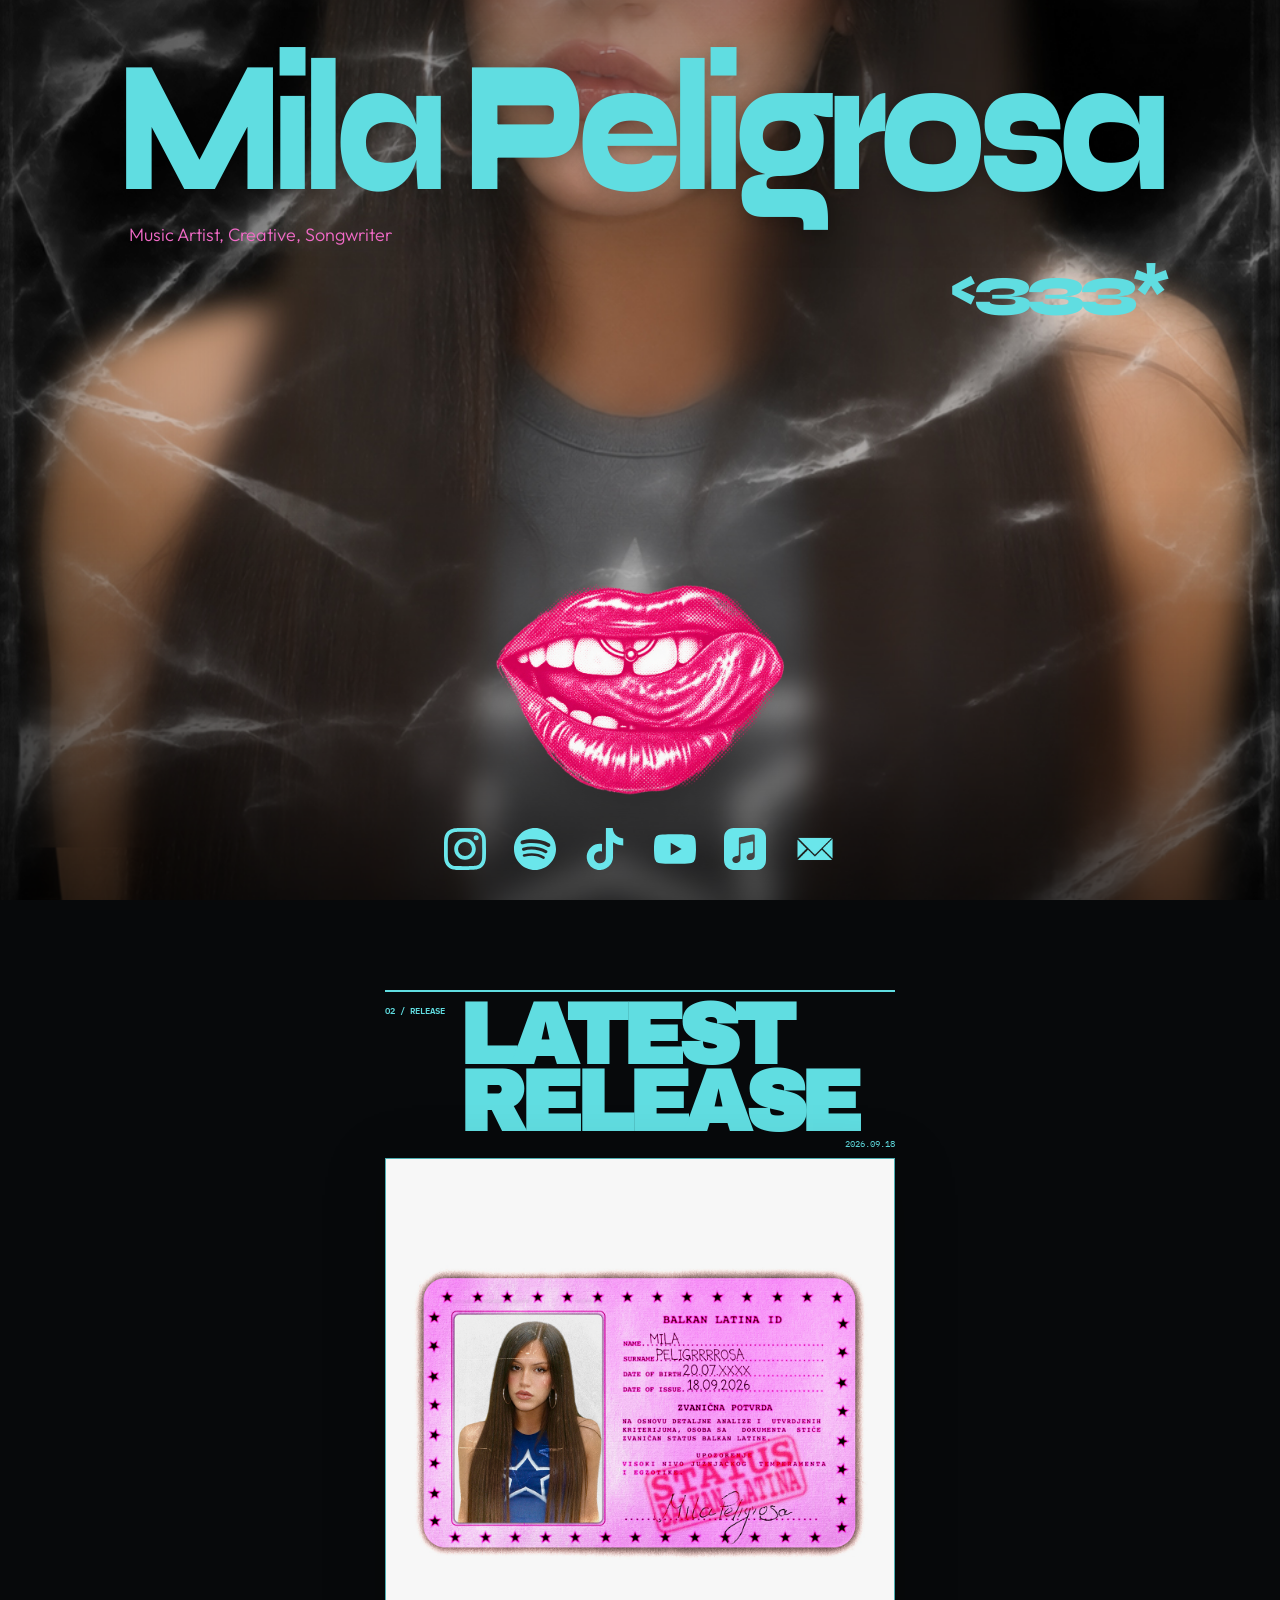
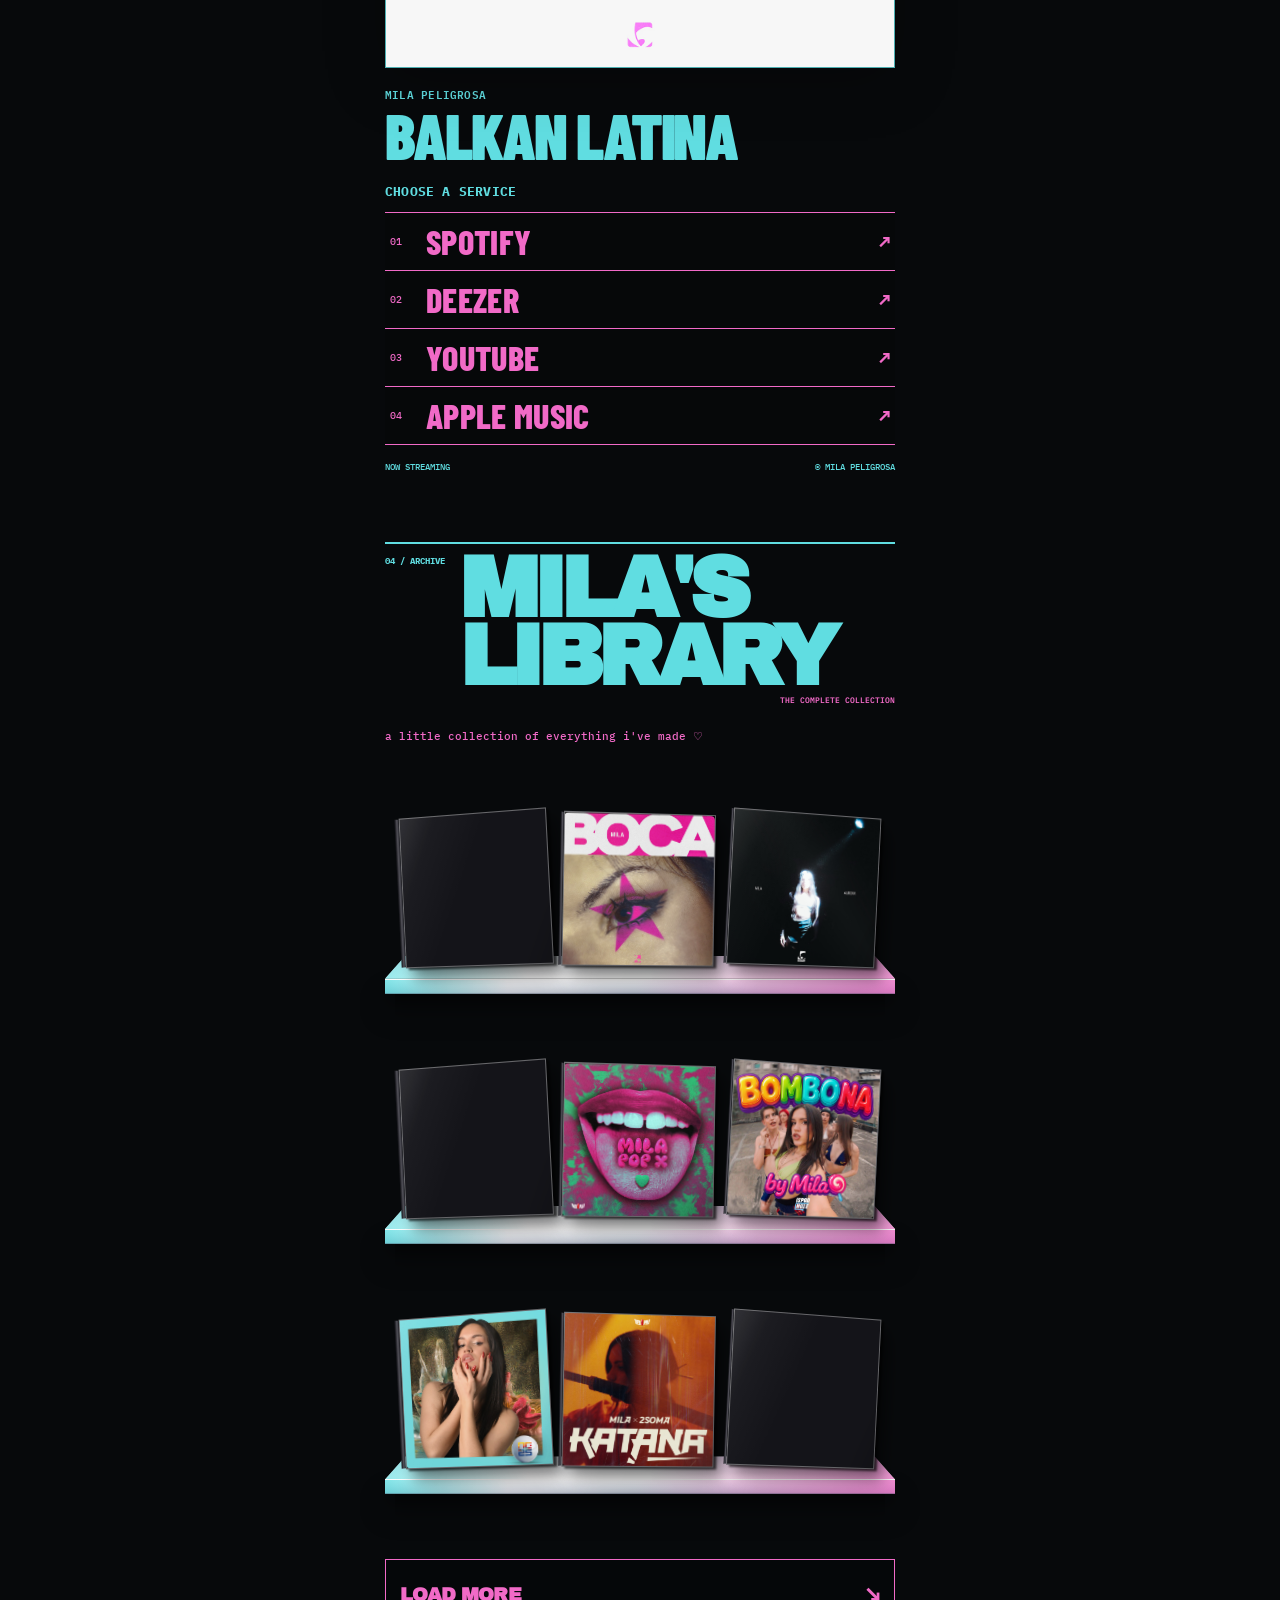
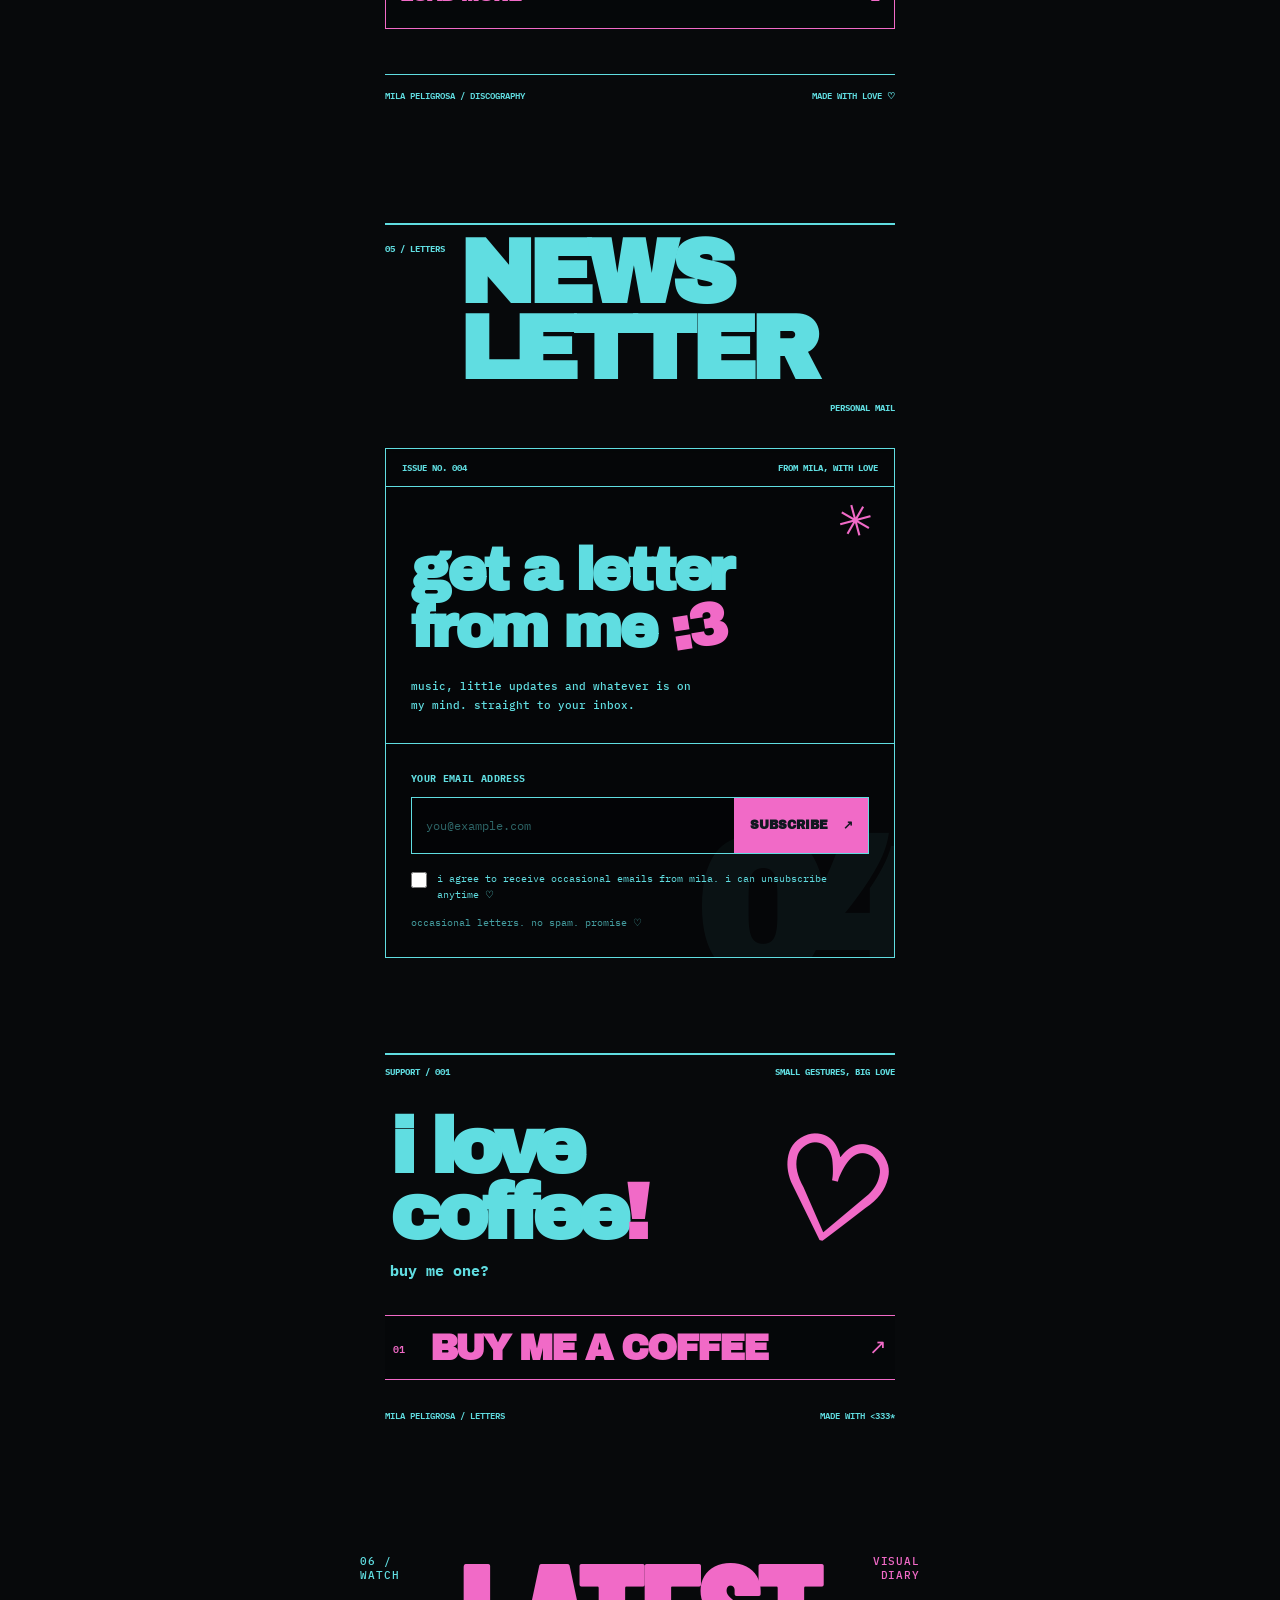
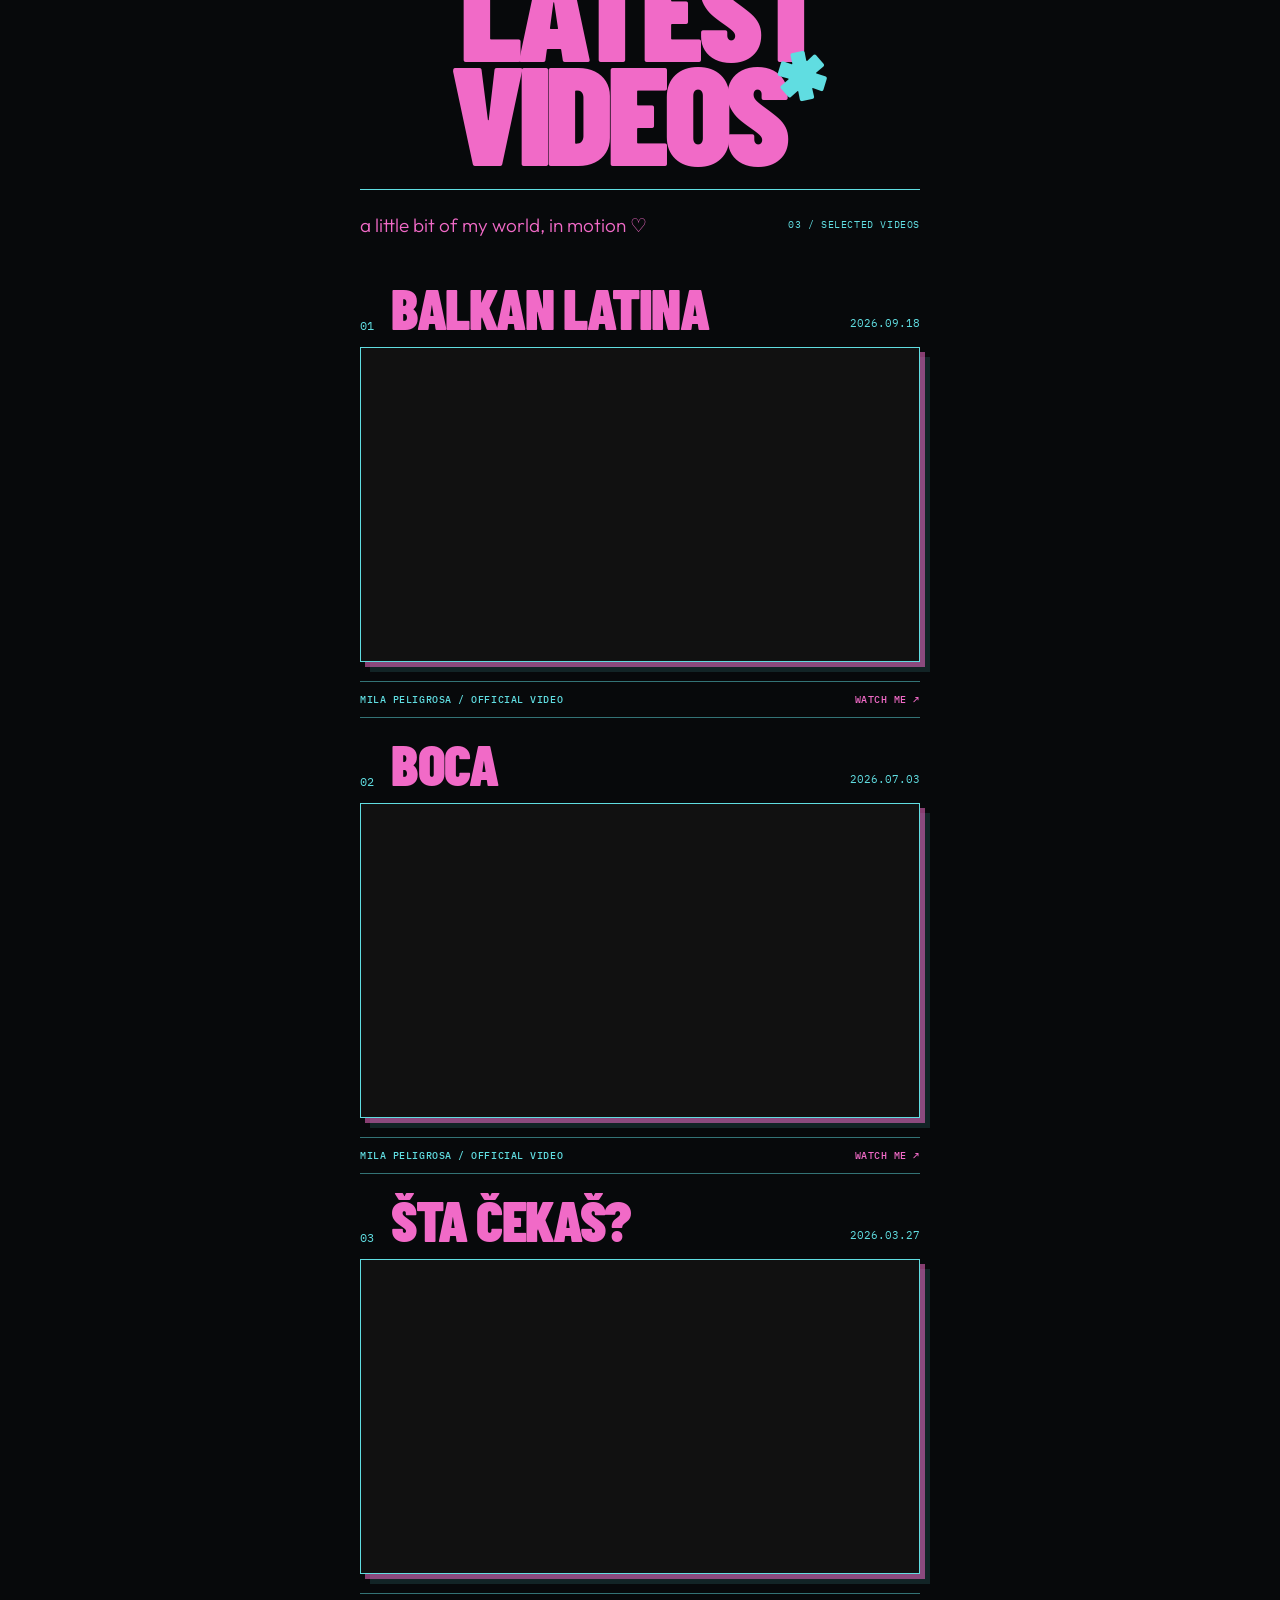
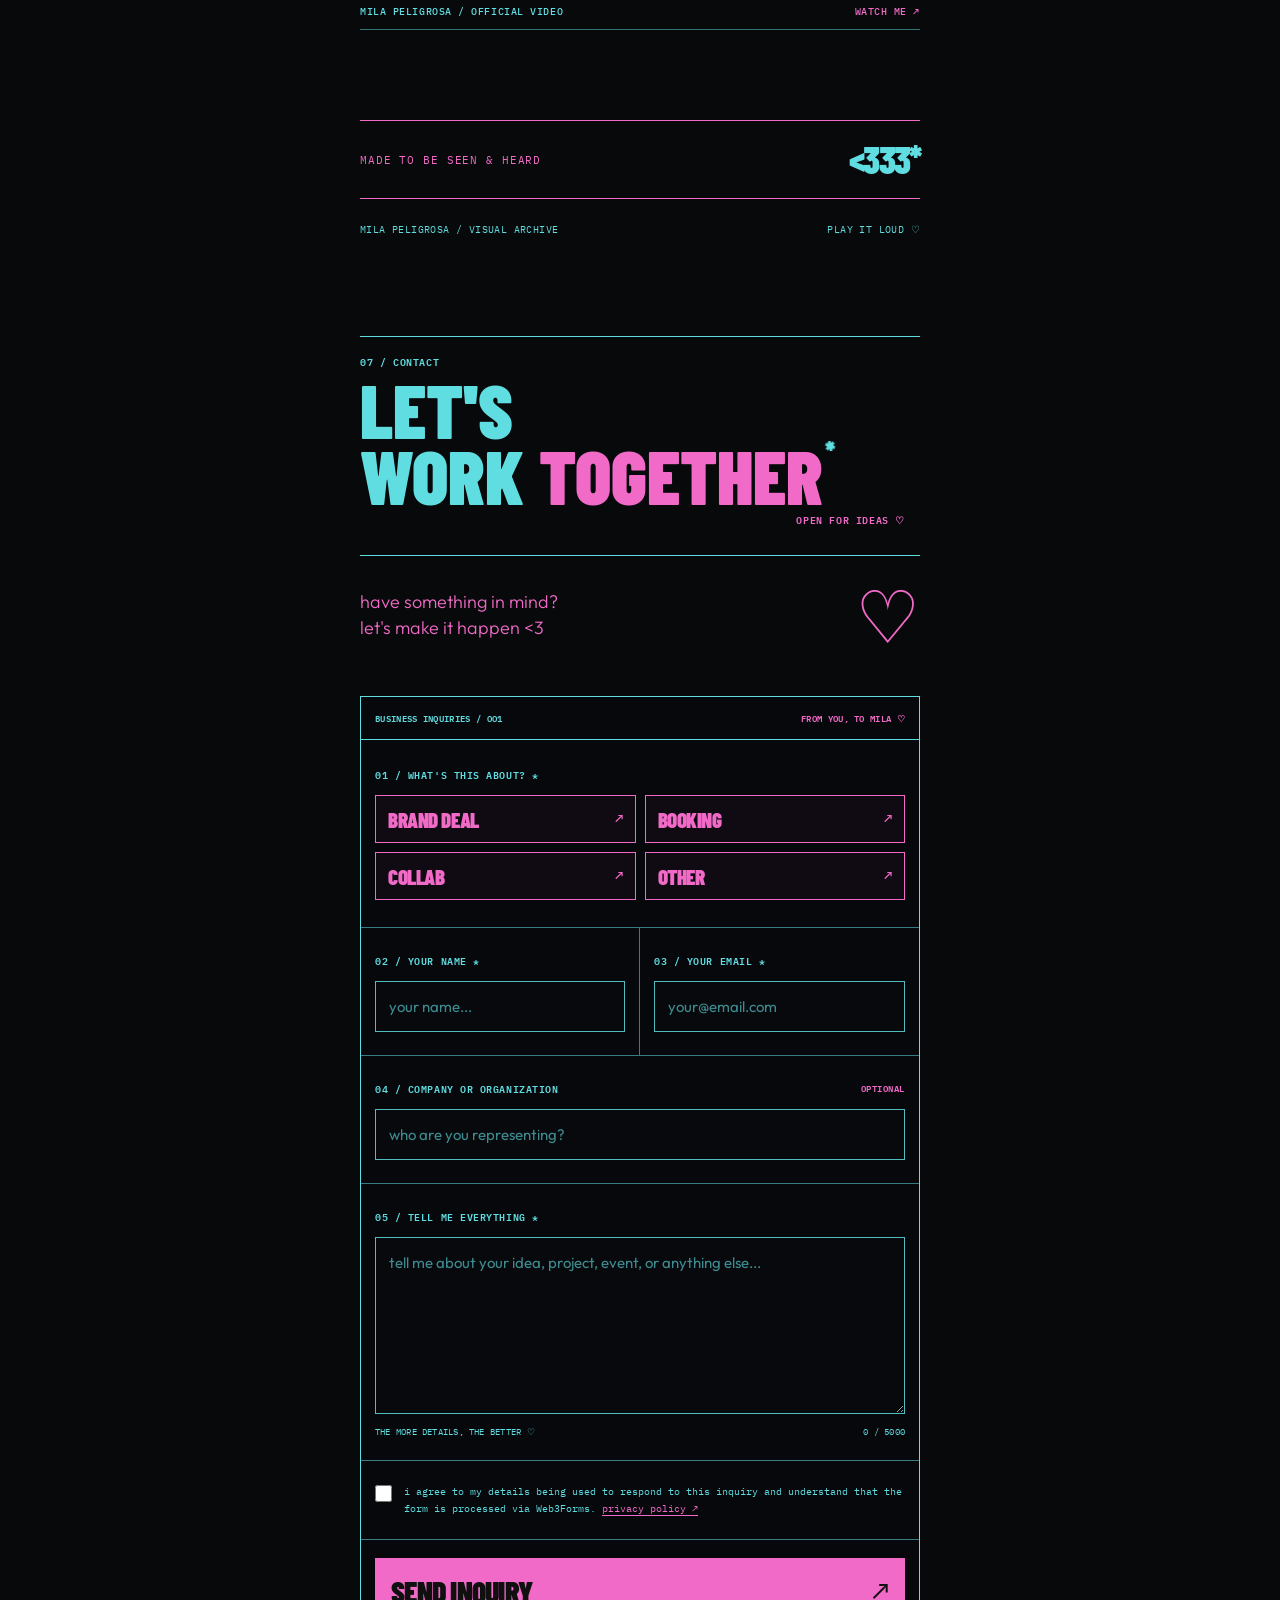
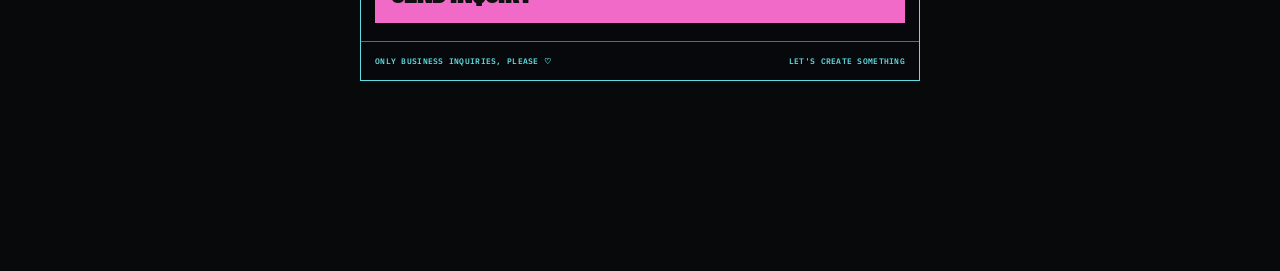
<file: index.html>
<!DOCTYPE html>
<html lang="en">
<head>
  <meta charset="UTF-8">
  <meta name="viewport" content="width=device-width, initial-scale=1, viewport-fit=cover">
  <meta name="theme-color" content="#101010">
  <meta name="description" content="Mila Peligrosa — music, releases and links.">
  <meta name="referrer" content="strict-origin-when-cross-origin">
  <title>MILA PELIGROSA</title>
  
  
<!-- OPEN GRAPH — SOCIAL MEDIA PREVIEW -->

<meta property="og:type" content="website">
<meta property="og:title" content="MILA PELIGROSA">
<meta property="og:description" content="Music Artist, Creative, Songwriter">
<meta property="og:url" content="https://milapeligrosa.com/">
<meta property="og:image" content="https://milapeligrosa.com/img/og-pic.jpg">
<meta property="og:image:width" content="1200">
<meta property="og:image:height" content="630">
<meta property="og:image:type" content="image/jpeg">

<!-- X / TWITTER PREVIEW -->

<meta name="twitter:card" content="summary_large_image">
<meta name="twitter:title" content="MILA PELIGROSA">
<meta name="twitter:description" content="Music Artist, Creative, Songwriter">
<meta name="twitter:image" content="https://milapeligrosa.com/img/og-pic.jpg">

  
  
<!-- MILA PELIGROSA — FAVICONS -->

<link rel="icon" href="/favicon/favicon.ico" sizes="any">

<link rel="icon" type="image/png" sizes="32x32"
      href="/favicon/favicon-32x32.png">

<link rel="icon" type="image/png" sizes="16x16"
      href="/favicon/favicon-16x16.png">

<link rel="apple-touch-icon"
      href="/favicon/apple-touch-icon.png">

<link rel="manifest"
      href="/favicon/site.webmanifest">

<meta name="theme-color" content="#60DDE1">

  
  
  <link rel="preconnect" href="https://fonts.googleapis.com">
  <link rel="preconnect" href="https://fonts.gstatic.com" crossorigin>
  <link href="https://fonts.googleapis.com/css2?family=Archivo+Black&family=Barlow+Condensed:wght@400;500;600;700;800;900&family=IBM+Plex+Mono:wght@400;500;600&family=Syne:wght@700;800&display=swap" rel="stylesheet">
  <link
  href="https://fonts.googleapis.com/css2?family=Dela+Gothic+One&display=swap"
  rel="stylesheet"
>
  <link
  href="https://fonts.googleapis.com/css2?family=Outfit:wght@300;800&display=swap"
  rel="stylesheet"
>
  <link rel="stylesheet" href="css/style.css">
  <script src="js/app.js" defer></script>
  <script src="js/events.js" defer></script>
  <script src="js/newsletter-connect.js?v=5" defer></script>
  <script src="js/videos.js" defer></script>
  <script src="js/contact.js" defer></script>
</head>
<body>
  <!-- One portrait image, permanently attached to the visible screen. -->
  <div class="page-background" aria-hidden="true"></div>
  <div class="page-vignette" aria-hidden="true"></div>

  <!-- The editorial frame appears only once the viewer leaves the video hero. -->
  <aside class="editorial-frame" id="editorial-frame" aria-label="Mila Peligrosa editorial design">
    <div class="frame-quotes" aria-label="Latest release typography">
      <div class="frame-quote frame-quote--bold" id="lyrics-left-1"></div>
      <span class="frame-rule" aria-hidden="true"></span>
      <div class="frame-quote frame-quote--thin" id="lyrics-left-2"></div>
      <span class="frame-rule" aria-hidden="true"></span>
      <div class="frame-quote frame-quote--bold" id="lyrics-left-3"></div>
      <span class="frame-rule" aria-hidden="true"></span>
      <div class="frame-quote frame-quote--thin" id="lyrics-left-4"></div>
    </div>

    <div class="frame-bottom-left">
      <span class="frame-above-barcode" id="barcode-caption"></span>
      <div class="frame-bottom-lineup">
        <svg class="frame-barcode" viewBox="0 0 116 39" preserveAspectRatio="none" role="img" aria-label="Decorative barcode">
          <g fill="currentColor">
            <path d="M0 0h2v39H0zm4 0h1v39H4zm8 0h3v39h-3zm6 0h1v39h-1zm4 0h2v39h-2zm7 0h1v39h-1zm5 0h3v39h-3zm6 0h1v39h-1zm4 0h2v39h-2zm5 0h1v39h-1zm4 0h4v39h-4zm7 0h1v39h-1zm5 0h2v39h-2zm5 0h1v39h-1zm3 0h3v39h-3zm7 0h1v39h-1zm4 0h3v39h-3zm5 0h1v39h-1zm5 0h2v39h-2zm4 0h1v39h-1zm5 0h4v39h-4zm7 0h1v39h-1zm4 0h2v39h-2zm6 0h1v39h-1zm5 0h3v39h-3z"/>
          </g>
        </svg>
        <div class="frame-bottom-vertical frame-bottom-vertical--thin" id="barcode-thin"></div>
        <div class="frame-bottom-vertical frame-bottom-vertical--bold" id="barcode-bold"></div>
      </div>
    </div>
    <div class="frame-bottom-right">
      <span class="frame-copyright" id="frame-copyright">©2026</span>
      <span class="frame-copyright-note">MILA PELIGROSA / EDITION</span>
    </div>
  </aside>

  <main>
<!-- ==================================================
     SECTION 01 — MILA PELIGROSA / HERO
     ================================================== -->

<section class="hero" aria-label="Mila Peligrosa">

  <!-- BACKGROUND VIDEO -->

  <video
    class="hero__video"
    src="video/loop.mov"
    autoplay
    muted
    loop
    playsinline
    preload="metadata"
    aria-hidden="true"
  ></video>

  <div class="hero__overlay" aria-hidden="true"></div>


  <!-- ARTIST NAME -->

<header class="hero__header">

  <div class="hero__title-group">

    <h1 class="hero__name">
      Mila Peligrosa
    </h1>

    <p class="hero__subtitle">
      Music Artist, Creative, Songwriter
    </p>

  </div>

</header>


  <!-- FLOATING HEART -->

  <span class="hero__heart" aria-hidden="true">
    &lt;333*
  </span>


  <!-- LOGO + SOCIAL ICONS -->

  <div class="hero__bottom">

    <img
      class="hero__logo"
      src="img/logo.png"
      alt="Mila Peligrosa logo"
    >

    <nav class="hero__socials" aria-label="Social media">

      <!-- INSTAGRAM -->

      <a
        class="hero__social"
        data-platform="instagram"
        href="https://www.instagram.com/milapeligrosa/"
        aria-label="Instagram"
        target="_blank"
        rel="noopener noreferrer"
        style="--social-mask: url('/socialbars/instagram.svg')"
      >
        <img
          class="hero__social-icon"
          src="socialbars/instagram.svg"
          alt=""
          aria-hidden="true"
        >
      </a>


      <!-- SPOTIFY -->

      <a
        class="hero__social"
        data-platform="spotify"
        href="https://open.spotify.com/artist/06cJPdGpG22KJasmElJHkt"
        aria-label="Spotify"
        target="_blank"
        rel="noopener noreferrer"
        style="--social-mask: url('/socialbars/spotify.svg')"
      >
        <img
          class="hero__social-icon"
          src="socialbars/spotify.svg"
          alt=""
          aria-hidden="true"
        >
      </a>


      <!-- TIKTOK -->

      <a
        class="hero__social"
        data-platform="tiktok"
        href="https://www.tiktok.com/@milapeligrosaa"
        aria-label="TikTok"
        target="_blank"
        rel="noopener noreferrer"
        style="--social-mask: url('/socialbars/tiktok.svg')"
      >
        <img
          class="hero__social-icon"
          src="socialbars/tiktok.svg"
          alt=""
          aria-hidden="true"
        >
      </a>


      <!-- YOUTUBE -->

      <a
        class="hero__social"
        data-platform="youtube"
        href="https://milapeligrosa.com"
        aria-label="YouTube"
        target="_blank"
        rel="noopener noreferrer"
        style="--social-mask: url('/socialbars/youtube.svg')"
      >
        <img
          class="hero__social-icon"
          src="socialbars/youtube.svg"
          alt=""
          aria-hidden="true"
        >
      </a>


      <!-- APPLE MUSIC -->

      <a
        class="hero__social"
        data-platform="applemusic"
        href="https://music.apple.com/hu/artist/mila/1708906873"
        aria-label="Apple Music"
        target="_blank"
        rel="noopener noreferrer"
        style="--social-mask: url('/socialbars/applemusic.svg')"
      >
        <img
          class="hero__social-icon"
          src="socialbars/applemusic.svg"
          alt=""
          aria-hidden="true"
        >
      </a>


      <!-- MAIL — PNG -->

      <a
        class="hero__social"
        data-platform="mail"
        href="mailto:mila@milapeligrosa.com"
        aria-label="Mail"
        style="--social-mask: url('/socialbars/mail.png')"
      >
        <img
          class="hero__social-icon"
          src="socialbars/mail.png"
          alt=""
          aria-hidden="true"
        >
      </a>

    </nav>

  </div>

</section>
    <!-- SECTION 02: Latest release, plain linktree, no BTS -->
    <section class="latest" id="latest-release" aria-labelledby="latest-heading">
      <div class="latest__inner">
        <div class="latest__heading-row">
          <span class="latest__index">02 / RELEASE</span>
          <h2 class="latest__heading" id="latest-heading">LATEST<br>RELEASE</h2>
          <span class="latest__date" id="latest-date">—</span>
        </div>
        <div class="latest__cover-frame" id="latest-cover-frame">
          <div class="latest__cover-placeholder" id="latest-cover-placeholder">MILA<br>PELIGROSA</div>
          <img class="latest__cover" id="latest-cover" alt="Latest release cover" hidden>
        </div>
        <div class="latest__release-info">
          <span class="latest__artist">MILA PELIGROSA</span>
          <h3 class="latest__track" id="latest-track">LOADING...</h3>
          <span class="latest__prompt">CHOOSE A SERVICE</span>
        </div>
        <div class="latest__services" id="latest-services" aria-label="Listen to latest release"></div>
        <div class="latest__foot"><span>NOW STREAMING</span><span>© MILA PELIGROSA</span></div>
      </div>
    </section>
  </main>
</body>
</html>


<!-- ==================================================
     SECTION 03 — EVENTS
     Paste after </section> of Latest Release,
     before </main>
     ================================================== -->

<section
  class="events"
  id="events"
  aria-labelledby="events-heading"
  hidden
>
  <div class="events__inner">

    <div class="events__heading-row">
      <span class="events__index">03 / LIVE</span>

      <h2 class="events__heading" id="events-heading">
        EVENTS
      </h2>

      <span class="events__heading-note">UPCOMING</span>
    </div>

    <div
      class="events__list"
      id="events-list"
      aria-live="polite"
    ></div>
    


    <div class="events__foot">
      <span>LIVE SHOWS / MILA PELIGROSA</span>
      <span>SEE YOU THERE</span>
    </div>

    <!-- FLOATING PINK HEART -->

<div class="events__heart-wrap">
  <span class="events__heart" aria-hidden="true">
    &lt;333*
  </span>
</div>

  </div>
</section>




<!-- =========================================
     04 / MILA'S LIBRARY
     ========================================= -->

<section
  id="library"
  class="library"
  aria-labelledby="library-heading"
>
  <div class="library__inner">

    <div class="library__heading-row">
      <span class="library__index">04 / ARCHIVE</span>

      <h2 id="library-heading" class="library__heading">
        MILA'S<br>LIBRARY
      </h2>

      <span class="library__heading-note">
        THE COMPLETE COLLECTION
      </span>
    </div>

    <p class="library__intro">
      a little collection of everything i've made ♡
    </p>



<!-- LIBRARY — ALBUM SHELVES -->

<div
  id="library-shelves"
  class="library__shelves"
  aria-live="polite"
>
  <p class="library__loading">
    OPENING THE LIBRARY...
  </p>
</div>


<!-- LIBRARY — LOAD MORE -->

<button
  id="library-load-more"
  class="library__load-more"
  type="button"
  hidden
>
  <span class="library__load-more-text">
    LOAD MORE
  </span>

  <span class="library__load-more-arrow" aria-hidden="true">
    ↘
  </span>
</button>

    <div class="library__footer">
      <span>MILA PELIGROSA / DISCOGRAPHY</span>
      <span>MADE WITH LOVE ♡</span>
    </div>

  </div>
</section>




<!-- ==================================================
     SECTION 04 — NEWSLETTER + COFFEE
     Paste AFTER the Events section, BEFORE </main>
     ================================================== -->

<section
  class="newsletter"
  id="newsletter"
  aria-labelledby="newsletter-heading"
>

  <div class="newsletter__inner">

    <!-- EDITORIAL HEADING -->

    <div class="newsletter__heading-row">

      <span class="newsletter__index">
        05 / LETTERS
      </span>

      <h2
        class="newsletter__heading"
        id="newsletter-heading"
      >
        NEWS<br>LETTER
      </h2>

      <span class="newsletter__heading-note">
        PERSONAL MAIL
      </span>

    </div>


    <!-- SUBSCRIBE AREA -->

    <div class="newsletter__subscribe">

      <div class="newsletter__issue">
        <span>ISSUE NO. 004</span>
        <span>FROM MILA, WITH LOVE</span>
      </div>

      <div class="newsletter__message">

        <span class="newsletter__symbol" aria-hidden="true">
          ✳
        </span>

        <h3 class="newsletter__message-title">
          get a letter<br>
          from me <span>:3</span>
        </h3>

        <p class="newsletter__description">
          music, little updates and whatever is on my mind.
          straight to your inbox.
        </p>

      </div>



<!-- EMAIL FORM -->

<form
  class="newsletter__form"
  id="newsletter-form"
  novalidate
  onsubmit="event.preventDefault();"
>

<!-- ANTI-SPAM HONEYPOT — DO NOT REMOVE -->



  <label
    class="newsletter__label"
    for="newsletter-email"
  >
    YOUR EMAIL ADDRESS
  </label>

  <div class="newsletter__input-row">

    <input
      class="newsletter__input"
      id="newsletter-email"
      name="email"
      type="email"
      placeholder="you@example.com"
      autocomplete="email"
      inputmode="email"
      maxlength="254"
      required
    >

    <button
      class="newsletter__submit"
      type="submit"
    >
      <span>SUBSCRIBE</span>
      <span aria-hidden="true">↗</span>
    </button>

  </div>

  <!-- NEWSLETTER CONSENT -->

  <label class="newsletter__consent">
    <input
      id="newsletter-consent"
      type="checkbox"
      required
    >

    <span>
      i agree to receive occasional emails from mila.
      i can unsubscribe anytime ♡
    </span>
  </label>

  <!-- SUBMISSION FEEDBACK -->

  <p
    class="newsletter__feedback"
    id="newsletter-feedback"
    role="status"
    aria-live="polite"
    hidden
  ></p>

  <p
    class="newsletter__fineprint"
    id="newsletter-note"
  >
    occasional letters. no spam. promise ♡
  </p>

</form>

<span
  class="newsletter__side-number"
  aria-hidden="true"
>
  04
</span>

</div>


    <!-- COFFEE AREA -->

    <div class="newsletter__coffee">

      <div class="newsletter__coffee-top">

        <span>SUPPORT / 001</span>
        <span>SMALL GESTURES, BIG LOVE</span>

      </div>

      <div class="newsletter__coffee-content">

        <div class="newsletter__coffee-copy">

          <h3 class="newsletter__coffee-title">
            i love<br>
            coffee<span>!</span>
          </h3>

          <p class="newsletter__coffee-subtitle">
            buy me one?
          </p>

        </div>

        <span
          class="newsletter__coffee-art"
          aria-hidden="true"
        >
          ♡
        </span>

      </div>


      <!-- COFFEE BUTTON -->

      <a
        class="newsletter__coffee-button"
        id="coffee-link"
        href="#newsletter"
        aria-disabled="true"
      >
        <span class="newsletter__coffee-button-index">
          01
        </span>

        <span class="newsletter__coffee-button-text">
          BUY ME A COFFEE
        </span>

        <span
          class="newsletter__coffee-button-arrow"
          aria-hidden="true"
        >
          ↗
        </span>
      </a>

    </div>


    <!-- FOOTER -->

    <div class="newsletter__footer">

      <span>
        MILA PELIGROSA / LETTERS
      </span>

      <span>
        MADE WITH &lt;333*
      </span>

    </div>

  </div>

</section>


<!-- ==========================================
     SECTION 06 — LATEST VIDEOS
     ========================================== -->

<section
  id="latest-videos"
  class="videos"
  aria-labelledby="videos-heading"
>
  <div class="videos__inner">

    <div class="videos__heading-row">
      <span class="videos__index">06 / WATCH</span>

      <h2 class="videos__heading" id="videos-heading">
        LATEST<br>VIDEOS<span>*</span>
      </h2>

      <span class="videos__heading-note">
        VISUAL DIARY
      </span>
    </div>

    <div class="videos__intro-row">
      <p class="videos__intro">
        a little bit of my world, in motion ♡
      </p>
      <span class="videos__count">03 / SELECTED VIDEOS</span>
    </div>

    <div
      id="videos-list"
      class="videos__list"
      aria-live="polite"
    >
      <p class="videos__loading">LOADING VIDEOS...</p>
    </div>

    <div class="videos__outro">
      <span>MADE TO BE SEEN & HEARD</span>
      <span class="videos__outro-heart" aria-hidden="true">
        &lt;333*
      </span>
    </div>

    <div class="videos__footer">
      <span>MILA PELIGROSA / VISUAL ARCHIVE</span>
      <span>PLAY IT LOUD ♡</span>
    </div>

  </div>
</section>


<!-- ==========================================
     SECTION 07 — BUSINESS INQUIRIES
     ========================================== -->

<section
  id="business"
  class="business"
  aria-labelledby="business-heading"
>
  <div class="business__inner">

    <!-- EDITORIAL HEADING -->

    <div class="business__heading-row">

      <span class="business__index">
        07 / CONTACT
      </span>

      <h2 id="business-heading" class="business__heading">
        LET'S<br>
        WORK <span>TOGETHER</span><i>*</i>
      </h2>

      <span class="business__heading-note">
        OPEN FOR IDEAS ♡
      </span>

    </div>

    <!-- INTRO -->

    <div class="business__intro-row">

      <p class="business__intro">
        have something in mind?<br>
        let's make it happen &lt;3
      </p>

      <span class="business__intro-decoration" aria-hidden="true">
        ♡
      </span>

    </div>

    <!-- CONTACT FORM -->

    <form
      id="business-form"
      class="business__form"
      action="https://api.web3forms.com/submit"
      method="POST"
    >

      <!-- WEB3FORMS -->

      <input
        type="hidden"
        name="access_key"
        value="065aa222-7343-45d6-ae0d-a0cb8bf0b975"
      >

      <input
        type="hidden"
        name="subject"
        value="New Business Inquiry - Mila Peligrosa"
      >

      <input
        type="hidden"
        name="from_name"
        value="Mila Peligrosa Website"
      >

      <!-- ANTI-SPAM -->

      <input
        type="checkbox"
        name="botcheck"
        tabindex="-1"
        autocomplete="off"
        style="display:none"
      >

      <!-- FORM TOP BAR -->

      <div class="business__form-top">

        <span>BUSINESS INQUIRIES / 001</span>
        <span>FROM YOU, TO MILA ♡</span>

      </div>

      <!-- INQUIRY TYPE -->

      <fieldset class="business__fieldset">

        <legend class="business__label">
          01 / WHAT'S THIS ABOUT? *
        </legend>

        <div class="business__categories">

          <label class="business__category">
            <input
              type="radio"
              name="inquiry_type"
              value="Brand Deal"
              required
            >
            <span>BRAND DEAL</span>
          </label>

          <label class="business__category">
            <input
              type="radio"
              name="inquiry_type"
              value="Booking"
            >
            <span>BOOKING</span>
          </label>

          <label class="business__category">
            <input
              type="radio"
              name="inquiry_type"
              value="Collaboration"
            >
            <span>COLLAB</span>
          </label>

          <label class="business__category">
            <input
              type="radio"
              name="inquiry_type"
              value="Other"
            >
            <span>OTHER</span>
          </label>

        </div>

      </fieldset>

      <!-- NAME + EMAIL -->

      <div class="business__field-grid">

        <div class="business__field">

          <label for="business-name" class="business__label">
            02 / YOUR NAME *
          </label>

          <input
            id="business-name"
            class="business__input"
            type="text"
            name="name"
            placeholder="your name..."
            autocomplete="name"
            maxlength="100"
            required
          >

        </div>

        <div class="business__field">

          <label for="business-email" class="business__label">
            03 / YOUR EMAIL *
          </label>

          <input
            id="business-email"
            class="business__input"
            type="email"
            name="email"
            placeholder="your@email.com"
            autocomplete="email"
            maxlength="254"
            required
          >

        </div>

      </div>

      <!-- COMPANY -->

      <div class="business__field">

        <label for="business-company" class="business__label">
          04 / COMPANY OR ORGANIZATION
          <span>OPTIONAL</span>
        </label>

        <input
          id="business-company"
          class="business__input"
          type="text"
          name="company"
          placeholder="who are you representing?"
          autocomplete="organization"
          maxlength="150"
        >

      </div>

      <!-- MESSAGE -->

      <div class="business__field">

        <label for="business-message" class="business__label">
          05 / TELL ME EVERYTHING *
        </label>

        <textarea
          id="business-message"
          class="business__textarea"
          name="message"
          placeholder="tell me about your idea, project, event, or anything else..."
          rows="7"
          minlength="10"
          maxlength="5000"
          required
        ></textarea>

        <div class="business__field-bottom">
          <span>THE MORE DETAILS, THE BETTER ♡</span>
          <span id="business-char-count">0 / 5000</span>
        </div>

      </div>

      <!-- PRIVACY -->

      <label class="business__privacy">

        <input
          type="checkbox"
          id="business-consent"
          name="privacy_consent"
          value="Agreed"
          required
        >

        <span>
          i agree to my details being used to respond
          to this inquiry and understand that the
          form is processed via Web3Forms.
          <a
            href="https://web3forms.com/privacy"
            target="_blank"
            rel="noopener noreferrer"
          >
            privacy policy ↗
          </a>
        </span>

      </label>

      <!-- SEND BUTTON -->

      <button
        id="business-submit"
        class="business__submit"
        type="submit"
      >

        <span class="business__submit-text">
          SEND INQUIRY
        </span>

        <span class="business__submit-arrow" aria-hidden="true">
          ↗
        </span>

      </button>

      <!-- RESPONSE -->

      <p
        id="business-feedback"
        class="business__feedback"
        role="status"
        aria-live="polite"
        hidden
      ></p>

      <div class="business__form-bottom">
        <span>ONLY BUSINESS INQUIRIES, PLEASE ♡</span>
        <span>LET'S CREATE SOMETHING</span>
      </div>

    </form>



  </div>
</section>



<script src="js/library.js" defer></script>
</file>
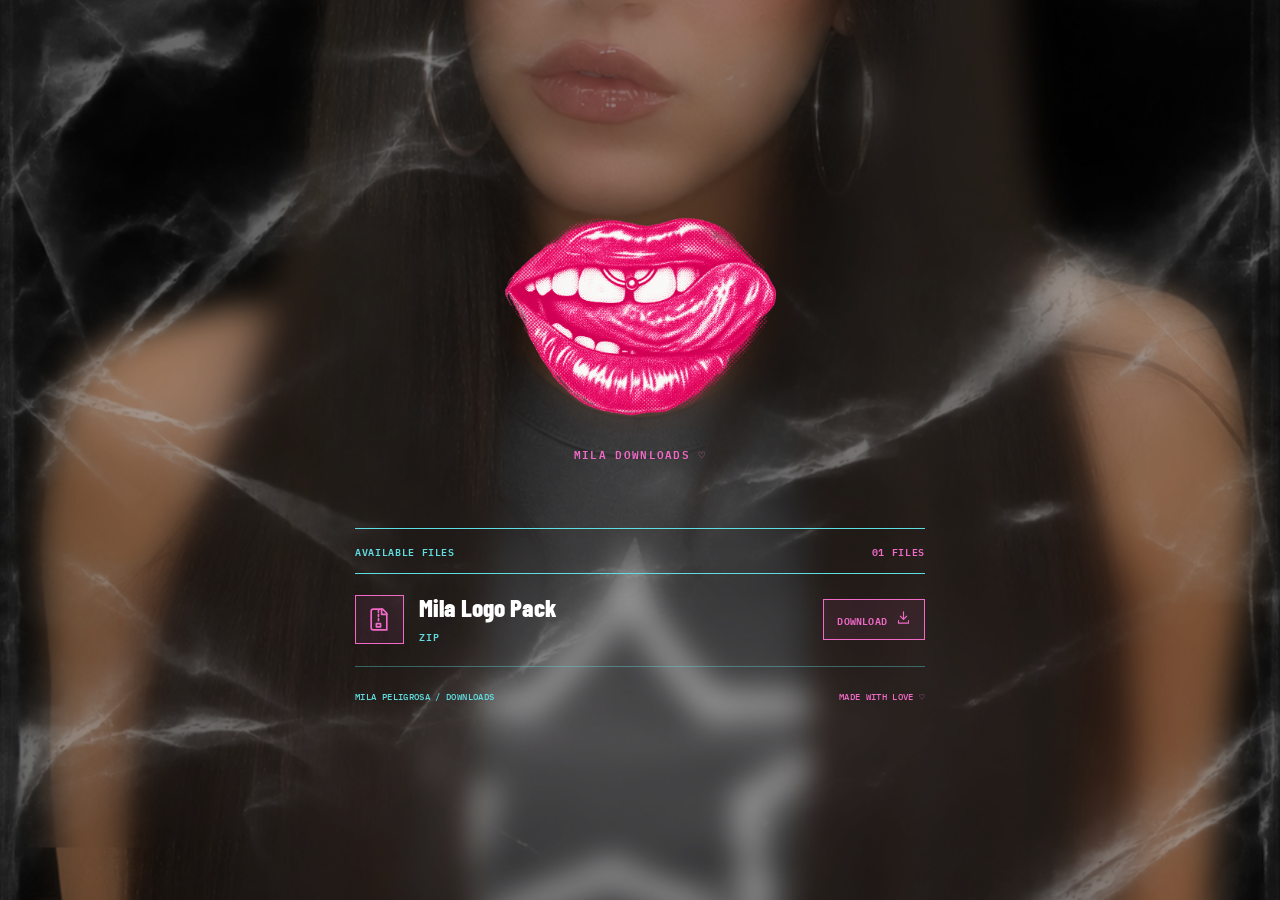
<file: downloads/index.html>
<!DOCTYPE html>
<html lang="en">
<head>
  <meta charset="UTF-8">
  <meta name="viewport" content="width=device-width, initial-scale=1">

  <meta name="theme-color" content="#101010">
  <meta name="robots" content="noindex, nofollow">

  <title>DOWNLOADS — MILA PELIGROSA</title>

<!-- OPEN GRAPH — SOCIAL MEDIA PREVIEW -->

<meta property="og:type" content="website">
<meta property="og:title" content="MILA PELIGROSA">
<meta property="og:description" content="Music Artist, Creative, Songwriter">
<meta property="og:url" content="https://milapeligrosa.com/">
<meta property="og:image" content="https://milapeligrosa.com/img/og-pic.jpg">
<meta property="og:image:width" content="1200">
<meta property="og:image:height" content="630">
<meta property="og:image:type" content="image/jpeg">

<!-- X / TWITTER PREVIEW -->

<meta name="twitter:card" content="summary_large_image">
<meta name="twitter:title" content="MILA PELIGROSA">
<meta name="twitter:description" content="Music Artist, Creative, Songwriter">
<meta name="twitter:image" content="https://milapeligrosa.com/img/og-pic.jpg">

  
  
<!-- MILA PELIGROSA — FAVICONS -->

<link rel="icon" href="/favicon/favicon.ico" sizes="any">

<link rel="icon" type="image/png" sizes="32x32"
      href="/favicon/favicon-32x32.png">

<link rel="icon" type="image/png" sizes="16x16"
      href="/favicon/favicon-16x16.png">

<link rel="apple-touch-icon"
      href="/favicon/apple-touch-icon.png">

<link rel="manifest"
      href="/favicon/site.webmanifest">

<meta name="theme-color" content="#60DDE1">

  


  <link
    href="https://fonts.googleapis.com/css2?family=Barlow+Condensed:wght@500;600;700;800;900&family=IBM+Plex+Mono:wght@400;500;600&family=Outfit:wght@300;400;500;600&display=swap"
    rel="stylesheet"
  >

  <style>
    /* ==========================================
       MILA PELIGROSA — PRESS KIT
       ========================================== */

    :root {
      --cyan: #60DDE1;
      --pink: #F16AC7;
      --white: #FFFFFF;
    }

    * {
      box-sizing: border-box;
    }

    html {
      min-height: 100%;
    }

    body {
      margin: 0;
      min-height: 100vh;
      min-height: 100dvh;

      color: var(--white);
      background: #101010;

      font-family: "Outfit", sans-serif;

      overflow-x: clip;
    }

    /* BACKGROUND */

    .press-background {
      position: fixed;
      inset: 0;
      z-index: -2;

      background-image: url("../img/bg.jpg");
      background-size: cover;
      background-position: center;
      background-repeat: no-repeat;
    }

    .press-overlay {
      position: fixed;
      inset: 0;
      z-index: -1;

      background: rgba(0, 0, 0, .32);
      pointer-events: none;
    }

    /* PAGE LAYOUT */

    .press {
      width: 100%;
      min-height: 100vh;
      min-height: 100dvh;

      display: flex;
      flex-direction: column;
      align-items: center;
      justify-content: center;

      padding: 90px 24px 75px;
    }

    .press__inner {
      width: 100%;
      max-width: 570px;
      margin: 0 auto;
    }

    /* LOGO */

    .press__header {
      display: flex;
      flex-direction: column;
      align-items: center;

      margin-bottom: 65px;
      text-align: center;
    }

    .press__logo {
      display: block;
      width: min(285px, 75%);
      height: auto;
      object-fit: contain;

      margin-bottom: 27px;
    }

    .press__eyebrow {
      margin: 0;

      color: var(--pink);

      font-family: "IBM Plex Mono", monospace;
      font-size: 11px;
      font-weight: 600;
      letter-spacing: .12em;
    }

    /* DOWNLOAD AREA */

    .press__downloads {
      width: 100%;
    }

    .press__topline {
      display: flex;
      align-items: center;
      justify-content: space-between;
      gap: 12px;

      padding: 13px 0;

      border-top: 1px solid var(--cyan);
      border-bottom: 1px solid var(--cyan);

      font-family: "IBM Plex Mono", monospace;
      font-size: 10px;
      font-weight: 600;
      letter-spacing: .065em;

      color: var(--cyan);
    }

    .press__count {
      color: var(--pink);
      white-space: nowrap;
    }

    /* FILE LIST */

    .press__list {
      width: 100%;
    }

    .press__file {
      display: flex;
      align-items: center;
      justify-content: space-between;
      gap: 15px;

      width: 100%;
      min-width: 0;

      padding: 21px 0;

      border-bottom: 1px solid rgba(96,221,225,.38);

      transition: background .2s ease;
    }

    .press__file-info {
      display: flex;
      align-items: center;
      gap: 15px;

      min-width: 0;
      flex: 1;
    }

    /* FILE TYPE ICON */

    .press__file-icon {
      display: flex;
      align-items: center;
      justify-content: center;

      flex: 0 0 49px;

      width: 49px;
      height: 49px;

      border: 1px solid var(--pink);

      background: rgba(241,106,199,.08);
      color: var(--pink);
    }

    .press__file-icon svg {
      width: 25px;
      height: 25px;

      fill: none;
      stroke: currentColor;
      stroke-width: 1.6;
      stroke-linecap: round;
      stroke-linejoin: round;
    }

    /* FILE NAME */

    .press__file-copy {
      min-width: 0;
    }

    .press__file-name {
      margin: 0 0 5px;

      color: #fff;

      font-family: "Barlow Condensed", sans-serif;
      font-size: 25px;
      font-weight: 800;
      line-height: 1;
      letter-spacing: .005em;

      overflow-wrap: anywhere;
    }

    .press__file-extension {
      font-family: "IBM Plex Mono", monospace;
      font-size: 10px;
      font-weight: 600;
      letter-spacing: .08em;

      color: var(--cyan);
    }

    /* DOWNLOAD BUTTON */

    .press__download {
      display: inline-flex;
      align-items: center;
      justify-content: center;
      gap: 9px;

      flex: none;

      min-height: 40px;
      padding: 10px 13px;

      border: 1px solid var(--pink);
      background: rgba(241,106,199,.08);

      color: var(--pink);
      text-decoration: none;

      font-family: "IBM Plex Mono", monospace;
      font-size: 10px;
      font-weight: 600;
      letter-spacing: .02em;

      cursor: pointer;

      transition:
        background .2s ease,
        color .2s ease,
        transform .2s ease;
    }

    .press__download svg {
      width: 15px;
      height: 15px;

      fill: none;
      stroke: currentColor;
      stroke-width: 1.8;
      stroke-linecap: round;
      stroke-linejoin: round;
    }

    .press__download:hover {
      background: var(--pink);
      color: #101010;
      transform: translateY(-2px);
    }

    .press__download:focus-visible {
      outline: 2px solid var(--cyan);
      outline-offset: 3px;
    }

    /* LOADING / EMPTY / ERROR */

    .press__status {
      padding: 35px 0;

      font-family: "IBM Plex Mono", monospace;
      font-size: 11px;
      text-align: center;

      color: var(--pink);
    }

    /* FOOTER */

    .press__footer {
      display: flex;
      align-items: center;
      justify-content: space-between;
      gap: 15px;

      padding-top: 24px;

      font-family: "IBM Plex Mono", monospace;
      font-size: 9px;
      font-weight: 500;
      letter-spacing: .04em;

      color: var(--cyan);
    }

    .press__footer span:last-child {
      color: var(--pink);
    }

    /* ==========================================
       MOBILE
       ========================================== */

    @media (max-width: 767px) {
      .press {
        padding: 75px 25px 65px;
      }

      .press__inner {
        max-width: 470px;
      }

      .press__header {
        margin-bottom: 52px;
      }

      .press__logo {
        width: min(235px, 80%);
      }

      .press__file {
        padding: 17px 0;
        gap: 8px;
      }

      .press__file-info {
        gap: 10px;
      }

      .press__file-icon {
        flex-basis: 40px;
        width: 40px;
        height: 40px;
      }

      .press__file-icon svg {
        width: 21px;
        height: 21px;
      }

      .press__file-name {
        font-size: 21px;
      }

      .press__download {
        padding: 9px;
        font-size: 9px;
        gap: 5px;
      }

      .press__download svg {
        width: 13px;
        height: 13px;
      }

      .press__footer {
        font-size: 8px;
      }
    }

    @media (prefers-reduced-motion: reduce) {
      .press__download {
        transition: none;
      }
    }
  </style>
</head>

<body>

  <!-- BACKGROUND -->

  <div class="press-background" aria-hidden="true"></div>
  <div class="press-overlay" aria-hidden="true"></div>

  <!-- PRESS PAGE -->

  <main class="press">
    <div class="press__inner">

      <!-- LOGO -->

      <header class="press__header">

        <img
          class="press__logo"
          src="../img/logo.png"
          alt="Mila Peligrosa"
        >

        <p class="press__eyebrow">
          MILA DOWNLOADS ♡
        </p>

      </header>

      <!-- DOWNLOADS -->

      <section
        class="press__downloads"
        aria-label="Press downloads"
      >

        <div class="press__topline">
          <span>AVAILABLE FILES</span>
          <span id="press-count" class="press__count">
            — FILES
          </span>
        </div>

        <div
          id="press-files"
          class="press__list"
          aria-live="polite"
        >
          <p class="press__status">
            LOADING FILES...
          </p>
        </div>

      </section>

      <!-- FOOTER -->

      <footer class="press__footer">
        <span>MILA PELIGROSA / DOWNLOADS</span>
        <span>MADE WITH LOVE ♡</span>
      </footer>

    </div>
  </main>

  <script>
    /* ==========================================
       PRESS KIT — DYNAMIC FILE LIST
       ========================================== */

    (() => {
      "use strict";

      const CONFIG = {
        database: "files.json",
        downloadFolder: "downloads/",
        allowedExtensions: ["pdf", "img", "zip", "mp3"]
      };

      const list = document.getElementById("press-files");
      const count = document.getElementById("press-count");

      /* FILE TYPE ICONS */

      const icons = {
        pdf: `
          <svg viewBox="0 0 24 24" aria-hidden="true">
            <path d="M7 2h7l5 5v15H7a2 2 0 0 1-2-2V4a2 2 0 0 1 2-2Z"/>
            <path d="M14 2v6h5"/>
            <path d="M9 13h6M9 17h4"/>
          </svg>
        `,

        img: `
          <svg viewBox="0 0 24 24" aria-hidden="true">
            <rect x="3" y="3" width="18" height="18" rx="2"/>
            <circle cx="8.5" cy="8.5" r="1.5"/>
            <path d="m3 17 5-5 4 4 3-3 6 6"/>
          </svg>
        `,

        zip: `
          <svg viewBox="0 0 24 24" aria-hidden="true">
            <path d="M6 2h9l4 4v16H6a2 2 0 0 1-2-2V4a2 2 0 0 1 2-2Z"/>
            <path d="M14 2v5h5"/>
            <path d="M11 3v2m0 2v2m0 2v2"/>
            <path d="M9 16h4v3H9z"/>
          </svg>
        `,

        mp3: `
          <svg viewBox="0 0 24 24" aria-hidden="true">
            <path d="M9 18V5l12-2v13"/>
            <ellipse cx="6" cy="18" rx="3" ry="2"/>
            <ellipse cx="18" cy="16" rx="3" ry="2"/>
          </svg>
        `
      };

      const downloadIcon = `
        <svg viewBox="0 0 24 24" aria-hidden="true">
          <path d="M12 3v12"/>
          <path d="m7 10 5 5 5-5"/>
          <path d="M4 17v4h16v-4"/>
        </svg>
      `;

      /* SAFE DOWNLOAD PATH */

      function getDownloadUrl(filename) {
        const name = String(filename || "").trim();

        if (
          !name ||
          name === "." ||
          name === ".." ||
          name.includes("/") ||
          name.includes("\\") ||
          name.includes("\0")
        ) {
          return null;
        }

        return CONFIG.downloadFolder +
          encodeURIComponent(name);
      }

      /* CREATE FILE ROW */

      function createFileRow(file) {
        const extension = String(
          file.extension || ""
        ).trim().toLowerCase();

        if (!CONFIG.allowedExtensions.includes(extension)) {
          return null;
        }

        const filename = String(file.file_name || "").trim();
        const fileUrl = getDownloadUrl(filename);

        if (!fileUrl) return null;

        const preview = String(
          file.file_prew || filename
        ).trim();

        const row = document.createElement("div");
        row.className = "press__file";

        const info = document.createElement("div");
        info.className = "press__file-info";

        const icon = document.createElement("div");
        icon.className = "press__file-icon";
        icon.innerHTML = icons[extension];

        const copy = document.createElement("div");
        copy.className = "press__file-copy";

        const name = document.createElement("h3");
        name.className = "press__file-name";
        name.textContent = preview;

        const type = document.createElement("span");
        type.className = "press__file-extension";
        type.textContent = extension.toUpperCase();

        copy.append(name, type);
        info.append(icon, copy);

        const download = document.createElement("a");
        download.className = "press__download";
        download.href = fileUrl;
        download.download = filename;

/* ==========================================
   iOS / iPadOS SAFARI — PDF HANDLING
   ========================================== */

const isIOS =
  /iPad|iPhone|iPod/.test(navigator.userAgent) ||
  (
    navigator.platform === "MacIntel" &&
    navigator.maxTouchPoints > 1
  );

if (isIOS && extension === "pdf") {
  // Open PDF in a new tab instead of replacing
  // the Press page or forcing a download.

  download.removeAttribute("download");

  download.target = "_blank";
  download.rel = "noopener noreferrer";
}

        download.setAttribute(
          "aria-label",
          `Download ${preview}`
        );

        const downloadText = document.createElement("span");
        downloadText.textContent = "DOWNLOAD";

        download.append(downloadText);

        const arrow = document.createElement("span");
        arrow.innerHTML = downloadIcon;
        arrow.setAttribute("aria-hidden", "true");

        download.append(arrow);

        row.append(info, download);

        return row;
      }

      /* LOAD FILES */

      async function init() {
        try {
          const response = await fetch(CONFIG.database, {
            cache: "no-cache"
          });

          if (!response.ok) {
            throw new Error(`HTTP ${response.status}`);
          }

          const data = await response.json();

          if (!Array.isArray(data)) {
            throw new Error("Invalid files.json format");
          }

          const fragment = document.createDocumentFragment();

          let total = 0;

          data.forEach((file) => {
            const row = createFileRow(file);

            if (!row) return;

            fragment.appendChild(row);
            total++;
          });

          list.replaceChildren(fragment);

          count.textContent =
            `${String(total).padStart(2, "0")} FILES`;

          if (total === 0) {
            const empty = document.createElement("p");
            empty.className = "press__status";
            empty.textContent = "NO FILES AVAILABLE ♡";

            list.appendChild(empty);
          }

        } catch (error) {
          console.error("Press files error:", error);

          list.textContent = "COULDN'T LOAD FILES ♡";
          count.textContent = "00 FILES";
        }
      }

      init();
    })();
  </script>

</body>
</html>
</file>
<file: css/style.css>
/* MILA PELIGROSA / EDITORIAL V2 — exactly two sections. */
:root {
  --cyan: #60DDE1;
  --ink: #07090b;
  --type: 'Barlow Condensed', Impact, 'Arial Narrow', sans-serif;
  --display: 'Archivo Black', Impact, sans-serif;
  --mono: 'IBM Plex Mono', monospace;

  /* =======================================================
     V6 — EZEKET ÁLLÍTSD! (mobil + desktop)
     A nagyobb px = nagyobb betű/vonal.
     A bal felső top %-a nagyobb = LEJJEBB kezdődik.
     ======================================================= */
  --left-start: 25dvh;          /* bal négy felirat kezdete */
  --left-height: 50dvh;         /* négy felirat rendelkezésre álló magassága */
  --left-font: 11px;            /* bal négy felirat mérete (ameddig kifér) */
  --line-length: 23px;          /* elválasztó vonalak hossza */
  --line-thickness: 1px;        /* elválasztó vonalak vastagsága */
  --barcode-width: 28vw;       /* vonalkód szélessége */
  --barcode-height: 17vw;      /* vonalkód magassága */
  --barcode-title-font: 10px;  /* vonalkód feletti előadó + dal */
  --barcode-thin-font: 44px;    /* vonalkód utáni függőleges DALCÍM */
  --barcode-bold-font: 14px;   /* MILA / PE / LI / GRO / SA */
}
*, *::before, *::after { box-sizing:border-box; }
html { scroll-behavior:smooth; }
body { margin:0; color:var(--cyan); background:var(--ink); overflow-x:hidden; }
img, video { display:block; max-width:100%; }
[hidden] { display:none !important; }

/* Fixed visual layer: anchored to the actual mobile viewport, not the page height. */
.page-background {
  position:fixed; inset:0; height:100vh; height:100svh; height:100dvh;
  z-index:-2; pointer-events:none;
  background:#0b0b0e url('../img/bg.jpg') center center / cover no-repeat;
}
.page-vignette {
  position:fixed; inset:0; z-index:-1; pointer-events:none;
  background:linear-gradient(90deg,rgba(0,0,0,.32),transparent 25%,transparent 78%,rgba(0,0,0,.10));
}

/* Editorial elements fixed to the viewport, shown ONLY over the second section. */
.editorial-frame {
  position:fixed; inset:0; z-index:20; pointer-events:none;
  color:var(--cyan); font-family:var(--type);
  opacity:0; visibility:hidden; transition:opacity 230ms ease,visibility 230ms ease;
}
.editorial-frame.is-visible { opacity:1; visibility:visible; }
.frame-quotes {
  position:absolute; top:clamp(20px,5dvh,65px); left:max(7px,env(safe-area-inset-left));
  width:clamp(40px,5.5vw,74px); height:min(56dvh,590px);
  display:flex; flex-direction:column; align-items:flex-start; justify-content:space-between; gap:4px;
}
.frame-quote {
  font-size:clamp(8px,.93vw,12px); line-height:.88;
  letter-spacing:-.025em; writing-mode:vertical-rl;
  white-space:pre-line; max-height:100%; width:100%; overflow:hidden;
  text-overflow:clip; text-transform:uppercase;
}
.frame-quote--bold { font-family:var(--type); font-weight:800; }
.frame-quote--thin { font-family:var(--type); font-weight:400; }
.frame-rule { flex:0 0 auto; width:clamp(18px,2.4vw,32px); height:1px; background:currentColor; opacity:.95; }
.frame-bottom-left {
  position:absolute; left:max(8px,env(safe-area-inset-left));
  bottom:max(14px,env(safe-area-inset-bottom));
  display:flex; flex-direction:column; align-items:flex-start; gap:6px;
}
.frame-above-barcode {
  font-family:var(--type); font-weight:800; text-transform:uppercase;
  font-size:clamp(10px,1.1vw,15px); letter-spacing:-.015em;
}
.frame-bottom-lineup { display:flex; align-items:flex-end; gap:4px; }
.frame-barcode { width:clamp(105px,17vw,240px); height:clamp(65px,10vw,130px); display:block; flex:0 0 auto; }
.frame-bottom-vertical {
  writing-mode:vertical-rl; white-space:pre-line;
  text-transform:uppercase; overflow:hidden;
  height:clamp(65px,10vw,130px); line-height:.88; letter-spacing:-.035em;
}
.frame-bottom-vertical--thin { flex:0 0 auto; width:clamp(38px,5vw,65px); font:400 clamp(7px,.85vw,11px)/.88 var(--type); }
.frame-bottom-vertical--bold { flex:0 0 auto; width:clamp(13px,2vw,25px); font:900 clamp(12px,1.5vw,23px)/.83 var(--display); }
.frame-bottom-right {
  position:absolute; right:max(10px,env(safe-area-inset-right));
  bottom:max(13px,env(safe-area-inset-bottom));
  display:flex; flex-direction:column; align-items:flex-end; text-align:right;
}
.frame-copyright { font:900 clamp(65px,11vw,155px)/.78 var(--display); letter-spacing:-.105em; }
.frame-copyright-note { font:600 clamp(7px,.8vw,11px)/1 var(--mono); }

/* HERO. All existing positions, font stretching, video and icons preserved. */
.hero {
  position:relative; isolation:isolate; z-index:1;
  width:100%; height:100vh; height:100svh; height:100dvh;
  min-height:0; overflow:hidden; background:transparent;
}
.hero__video { position:absolute; inset:0; z-index:-1; width:100%; height:100%; object-fit:cover; object-position:center; pointer-events:none; }
.hero__overlay { position:absolute; inset:0; z-index:0; pointer-events:none; background:linear-gradient(to bottom,rgba(0,0,0,.30) 0%,transparent 30%,transparent 54%,rgba(0,0,0,.20) 72%,rgba(0,0,0,.65) 100%); }
.hero__header { position:absolute; z-index:3; top:max(28px,env(safe-area-inset-top)); left:0; width:100%; padding:0 16px; text-align:center; }
.hero__name {
  margin:0; color:var(--cyan); font-family:'Syne',sans-serif;
  font-size:clamp(45px,8vw,100px); font-weight:800;
  letter-spacing:-.055em; line-height:1; white-space:nowrap;
  text-shadow:0 2px 14px rgba(0,0,0,.22);
  transform:translateY(5px) scaleY(1.9) scaleX(1.02);
  transform-origin:center top;
}
.hero__heart {
  position:absolute; z-index:3; top:29%; right:9%;
  font-family:'Syne',sans-serif; font-weight:800; font-size:clamp(24px,6vw,55px);
  letter-spacing:-.09em; line-height:1; color:var(--cyan); pointer-events:none; user-select:none;
  animation:heartFloat 5s ease-in-out infinite;
}
@keyframes heartFloat { 0%,100% { transform:translateY(0) rotate(-12deg); } 50% { transform:translateY(-13px) rotate(-5deg); } }
.hero__bottom {
  position:absolute; z-index:4; left:0; right:0;
  bottom:max(25px,calc(env(safe-area-inset-bottom) + 12px));
  display:flex; flex-direction:column; align-items:center;
  gap:clamp(17px,3svh,32px); padding:0 18px;
}
.hero__logo { width:min(60vw,380px); max-height:24dvh; height:auto; object-fit:contain; filter:drop-shadow(0 8px 18px rgba(0,0,0,.25)); }
.hero__socials { display:flex; align-items:center; justify-content:center; gap:clamp(8px,2vw,18px); width:100%; max-width:500px; margin:0; padding:0; }
.hero__social { display:grid; place-items:center; width:clamp(34px,8.5vw,52px); height:clamp(34px,8.5vw,52px); flex:0 0 auto; padding:5px; text-decoration:none; transition:transform .3s cubic-bezier(.2,1.75,.3,1); }
.hero__social-icon { display:block; width:100%; height:100%; object-fit:contain; filter:brightness(0) saturate(100%) invert(81%) sepia(31%) saturate(633%) hue-rotate(127deg) brightness(98%) contrast(91%); }
a.hero__social:hover { transform:translateY(-7px) rotate(-5deg) scale(1.12); }
a.hero__social:active { transform:scale(.78); transition-duration:.09s; }
a.hero__social:focus-visible { outline:1px solid var(--cyan); outline-offset:5px; border-radius:6px; }

/* LATEST RELEASE: magazine typography + clean three-link linktree. */
.latest { position:relative; z-index:2; min-height:100vh; min-height:100dvh; padding:clamp(65px,10dvh,115px) clamp(112px,12vw,190px) clamp(130px,18dvh,200px); }
.latest__inner { width:min(100%,510px); margin:0 auto; }
.latest__heading-row { display:flex; align-items:flex-start; position:relative; gap:14px; margin:0 0 22px; border-top:2px solid var(--cyan); padding-top:10px; }
.latest__index { font-family:var(--mono); font-size:9px; font-weight:600; white-space:nowrap; }
.latest__heading { font-family:var(--display); font-size:clamp(43px,7vw,85px); letter-spacing:-.095em; line-height:.79; margin:0 auto 0 0; font-weight:900; text-transform:uppercase; }
.latest__date { position:absolute; right:0; bottom:2px; font-family:var(--mono); font-size:9px; white-space:nowrap; }
.latest__cover-frame { width:100%; aspect-ratio:1; position:relative; overflow:hidden; border:1px solid rgba(96,221,225,.78); background:rgba(8,12,14,.76); box-shadow:0 10px 55px rgba(0,0,0,.26); }
.latest__cover { display:block; width:100%; height:100%; object-fit:cover; }
.latest__cover-placeholder { position:absolute; inset:0; display:grid; place-content:center; padding:22px; text-align:center; color:var(--cyan); font-family:var(--display); font-size:clamp(36px,6vw,72px); line-height:.93; letter-spacing:-.085em; background:radial-gradient(circle at 60% 20%,rgba(96,221,225,.18),transparent 42%), #121c20; overflow-wrap:anywhere; }
.latest__release-info { display:flex; flex-direction:column; padding-top:16px; }
.latest__artist { font:600 11px var(--mono); letter-spacing:.02em; }
.latest__track { margin:2px 0 18px; font:900 clamp(34px,5vw,64px)/.94 var(--type); letter-spacing:-.035em; text-transform:uppercase; }
.latest__prompt { align-self:start; font:700 13px var(--mono); text-transform:uppercase; letter-spacing:.015em; }
.latest__services { margin:12px 0 16px; border-top:1px solid var(--cyan); }
.service { display:grid; grid-template-columns:26px 28px 1fr 16px; align-items:center; gap:13px; min-height:58px; padding:10px 5px; border-bottom:1px solid var(--cyan); color:var(--cyan); background:rgba(0,0,0,.1); text-decoration:none; transition:background .2s,transform .2s; }
a.service:hover { background:rgba(96,221,225,.12); transform:translateX(3px); }
a.service:focus-visible { outline:2px solid var(--cyan); outline-offset:2px; }
.service--unavailable { opacity:.4; }
.service__number { font:500 10px var(--mono); }
.service__icon { display:block; width:28px; height:28px; background:var(--cyan); -webkit-mask:var(--icon) center / contain no-repeat; mask:var(--icon) center / contain no-repeat; }
.service__label { font:800 clamp(24px,3vw,34px)/1 var(--type); letter-spacing:.01em; }
.service__arrow { font:700 19px var(--mono); text-align:right; }
.latest__foot { display:flex; justify-content:space-between; gap:10px; font:500 9px var(--mono); }

@media (max-width:600px) {
  .hero__header { top:max(32px,env(safe-area-inset-top)); }
  .hero__name { font-size:clamp(50px,7.4vw,46px); }
  .hero__heart { top:25%; font-size:clamp(23px,7vw,38px); }
  .hero__bottom { gap:17px; bottom:max(25px,calc(env(safe-area-inset-bottom) + 12px)); }
  .hero__logo { width:min(57vw,270px); max-height:22dvh; }
  .hero__socials { gap:6px; }
  .frame-quotes { top:clamp(26px,5dvh,55px); left:7px; width:47px; height:56dvh; gap:3px; }
  .frame-quote { font-size:8px; line-height:.82; }
  .frame-rule { width:22px; }
  .frame-bottom-left { left:7px; bottom:max(11px,env(safe-area-inset-bottom)); gap:5px; }
  .frame-above-barcode { font-size:10px; }
  .frame-barcode { width:clamp(99px,28vw,145px); height:clamp(58px,17vw,90px); }
  .frame-bottom-vertical { height:clamp(58px,17vw,90px); }
  .frame-bottom-vertical--thin { width:43px; font-size:7px; }
  .frame-bottom-vertical--bold { width:15px; font-size:12px; }
  .frame-bottom-right { right:7px; bottom:max(9px,env(safe-area-inset-bottom)); }
  .frame-copyright { font-size:clamp(60px,17vw,88px); }
  .frame-copyright-note { font-size:7px; }
  .latest { padding:clamp(74px,10dvh,105px) 21px clamp(155px,19dvh,230px) 83px; }
  .latest__heading-row { gap:8px; }
  .latest__index { font-size:7px; padding-top:4px; }
  .latest__heading { font-size:clamp(35px,9.7vw,52px); }
  .latest__date { font-size:7px; }
  .latest__track { font-size:clamp(34px,9vw,47px); }
  .service { gap:6px; grid-template-columns:18px 22px 1fr 14px; min-height:52px; }
  .service__icon { width:22px; height:22px; }
  .service__label { font-size:clamp(21px,6vw,28px); }
  .latest__foot { font-size:7px; }
}
@media (max-width:350px) {
  .hero__name { font-size:43px; transform:translateY(5px) scaleY(1.9) scaleX(.94); }
  .hero__social { padding:4px; width:32px; height:32px; }
  .latest { padding-left:65px; padding-right:14px; }
  .frame-quotes { width:36px; }
  .frame-quote { font-size:7px; }
  .frame-barcode { width:83px; height:58px; }
  .frame-bottom-vertical { height:58px; }
  .frame-copyright { font-size:53px; }
}
@media (prefers-reduced-motion:reduce) { html { scroll-behavior:auto; } .hero__heart { animation:none; } .hero__social,.service { transition:none; } }



/* =============================================================
   V6 — EGYSÉGES, VALÓBAN FÜGGŐLEGES EDITORIAL SZÖVEGEK
   Minden beállítást a :root blokkban módosíts!
   ============================================================= */
.frame-quotes {
  top: var(--left-start);
  left: max(7px, env(safe-area-inset-left));
  width: max(48px, calc(var(--line-length) + 6px));
  height: var(--left-height);
  display: flex;
  flex-direction: column;
  align-items: flex-start;
  justify-content: space-between;
  gap: 4px;
}
.frame-quote {
  display: block;
  flex: 1 1 0;
  min-height: 0;
  width: max-content;
  max-width: none;
  max-height: none;
  writing-mode: vertical-rl;
  text-orientation: sideways;
  white-space: nowrap;
  overflow: hidden;
  text-overflow: clip;
  font-size: var(--left-font);
  line-height: 1;
  letter-spacing: -.018em;
}
.frame-quote--bold { font-family:var(--type);font-weight:800; }
.frame-quote--thin { font-family:var(--type);font-weight:400; }
.frame-rule {
  flex:0 0 auto;
  width:var(--line-length);
  height:var(--line-thickness);
}
.frame-above-barcode {
  width:var(--barcode-width);
  font-size:var(--barcode-title-font);
  white-space:normal;
  line-height:1;
}
.frame-bottom-lineup { display:flex; gap:5px; align-items:flex-start; }
.frame-barcode {
  flex:0 0 auto;
  width:var(--barcode-width);
  height:var(--barcode-height);
}
.frame-bottom-vertical--thin {
  flex:0 0 auto;
  display:block;
  writing-mode:vertical-rl;
  text-orientation:sideways;
  width:max-content;
  height:var(--barcode-height);
  max-height:none;
  max-width:none;
  font-family:var(--type);
  font-size:var(--barcode-thin-font);
  font-weight:400;
  line-height:1;
  white-space:nowrap;
  overflow:hidden;
}
.frame-bottom-vertical--bold {
  flex:0 0 auto;
  writing-mode:horizontal-tb;
  display:flex;
  flex-direction:column;
  align-items:flex-start;
  justify-content:flex-start;
  gap:0;
  width:max-content;
  height:var(--barcode-height);
  overflow:visible;
  white-space:nowrap;
  font-family:var(--display);
  font-size:var(--barcode-bold-font);
  font-weight:900;
  line-height:.85;
  letter-spacing:-.075em;
}
.frame-bottom-vertical--bold > span { display:block; }
@media(max-width:600px) {
  .frame-quotes { top:var(--left-start); height:var(--left-height); width:max(48px,calc(var(--line-length) + 6px)); }
  .frame-quote { font-size:var(--left-font); }
  .frame-rule { width:var(--line-length);height:var(--line-thickness); }
  .frame-above-barcode { width:var(--barcode-width);font-size:var(--barcode-title-font); }
  .frame-barcode { width:var(--barcode-width);height:var(--barcode-height); }
  .frame-bottom-vertical--thin { font-size:var(--barcode-thin-font);height:var(--barcode-height); }
  .frame-bottom-vertical--bold { font-size:var(--barcode-bold-font);height:var(--barcode-height); }
}



/* ==================================================
   MILA PELIGROSA — EDITORIAL DESIGN CONTROLS
   ================================================== */


/* ==========================================
   📱 MOBILE — 767px-ig
   ========================================== */

@media screen and (max-width: 767px) {

  :root {

    /* BAL OLDALI FELIRATOK */

    --left-start: 3dvh;       /* Kezdési magasság */
    --left-height: 80dvh;      /* Teljes blokk magassága */
    --left-font: 12px;         /* Feliratok betűmérete */

    /* ELVÁLASZTÓ VONALAK */

    --line-length: 18px;       /* Vonalak hossza */
    --line-thickness: 1px;     /* Vonalak vastagsága */

    /* VONALKÓD */

    --barcode-width: 28vw;     /* Vonalkód szélessége */
    --barcode-height: 17vw;    /* Vonalkód magassága */

    /* VONALKÓD FELETTI FELIRAT */

    --barcode-title-font: 10px;

    /* VONALKÓD MELLETTI VÉKONY FELIRAT */

    --barcode-thin-font: 14px;

    /* MILA / PE / LI / GRO / SA */

    --barcode-bold-font: 17px;
  }

}


/* ==========================================
   💻 DESKTOP — 768px-től
   ========================================== */

@media screen and (min-width: 768px) {

  :root {

    /* BAL OLDALI FELIRATOK */

    --left-start: 15dvh;
    --left-height: 70dvh;
    --left-font: 20px;

    /* ELVÁLASZTÓ VONALAK */

    --line-length: 30px;
    --line-thickness: 1px;

    /* VONALKÓD */

    --barcode-width: 15vw;
    --barcode-height: 8vw;

    /* VONALKÓD FELETTI FELIRAT */

    --barcode-title-font: 14px;

    /* VONALKÓD MELLETTI VÉKONY FELIRAT */

    --barcode-thin-font: 26px; 

    /* MILA / PE / LI / GRO / SA */

    --barcode-bold-font: 30px;
  }

}







/* ==========================================
   LEFT EDITORIAL TEXT — RESPONSIVE FIX
   ========================================== */

/* MOBIL — MIND A 4 FELIRAT */

@media screen and (max-width: 767px) {

  .frame-quotes {
    display: flex;
  }

  .frame-quotes .frame-quote,
  .frame-quotes .frame-rule {
    display: block;
  }

}

/* DESKTOP — CSAK 3 FELIRAT */

@media screen and (min-width: 768px) {

  /* A negyedik felirat elrejtése */
  .frame-quotes .frame-quote:nth-child(7) {
    display: none;
  }

  /* Ha a negyedik előtt van elválasztóvonal,
     azt is eltüntetjük */
  .frame-quotes .frame-rule:nth-child(6) {
    display: none;
  }

}

/* ==========================================
   DESKTOP — LATEST RELEASE SPACING FIX
   ========================================== */

@media screen and (min-width: 768px) {

  /* ÁLLÍTHATÓ TÁVOLSÁG */
  .latest {
    --desktop-extra-space: 15px;
  }

  /* Dátum lejjebb tolása */
  .latest__date {
    transform: translateY(var(--desktop-extra-space));
  }

  /* Albumborító és az alatta lévő tartalom lejjebb */
  .latest__content,
  #latest-content {
    margin-top: var(--desktop-extra-space);
  }

}


/* ============================================================
   MILA PELIGROSA — SECTION 03 / EVENTS

   Paste at the END of css/style.css.

   Uses the EXISTING background, editorial overlay, fonts,
   cyan color, and magazine design. No new background layers.
   ============================================================ */


/* ============================================================
   EVENTS — BASE
   ============================================================ */

.events {
  position: relative;
  z-index: 2;

  width: 100%;
  min-height: 100dvh;

  padding:
    clamp(65px, 10dvh, 115px)
    clamp(112px, 12vw, 190px)
    clamp(155px, 19dvh, 230px);

  color: var(--cyan);
}

.events[hidden] {
  display: none !important;
}

.events__inner {
  width: min(100%, 510px);
  margin: 0 auto;
}


/* ============================================================
   SECTION HEADING — SAME AS LATEST RELEASE
   ============================================================ */

.events__heading-row {
  position: relative;

  display: flex;
  align-items: flex-start;

  gap: 14px;

  margin: 0 0 32px;
  padding-top: 10px;

  border-top: 2px solid var(--cyan);
}

.events__index {
  flex: 0 0 auto;

  font-family: var(--mono);
  font-size: 9px;
  font-weight: 600;

  white-space: nowrap;
}

.events__heading {
  margin: 0 auto 0 0;

  color: var(--cyan);

  font-family: var(--display);
  font-size: clamp(43px, 7vw, 85px);
  font-weight: 900;

  line-height: .79;
  letter-spacing: -.095em;

  text-transform: uppercase;
}

.events__heading-note {
  position: absolute;
  right: 0;
  bottom: 0;

  font-family: var(--mono);
  font-size: 9px;
  font-weight: 600;

  white-space: nowrap;
}


/* ============================================================
   EVENTS LIST
   ============================================================ */

.events__list {
  display: flex;
  flex-direction: column;

  gap: 32px;
}


/* ============================================================
   EVENT CARD
   ============================================================ */

.event-card {
  position: relative;

  width: 100%;

  padding: 0 0 20px;

  border-bottom: 1px solid var(--cyan);

  color: var(--cyan);
}


/* DATE */

.event-card__date {
  display: flex;
  align-items: center;
  justify-content: space-between;

  gap: 12px;

  padding: 9px 0;

  border-top: 1px solid var(--cyan);
}

.event-card__date-main {
  font-family: var(--mono);
  font-size: 12px;
  font-weight: 600;

  letter-spacing: -.02em;
}

.event-card__weekday {
  font-family: var(--mono);
  font-size: 9px;
  font-weight: 500;

  text-align: right;
  text-transform: uppercase;
}


/* TITLE */

.event-card__title {
  margin: 16px 0 8px;

  font-family: var(--type);
  font-size: clamp(36px, 5vw, 58px);
  font-weight: 900;

  line-height: .9;
  letter-spacing: -.035em;

  text-transform: uppercase;

  overflow-wrap: anywhere;
}


/* SUBTITLE */

.event-card__subtitle {
  margin: 0 0 18px;

  font-family: var(--mono);
  font-size: 12px;
  font-weight: 600;

  line-height: 1.5;

  text-transform: uppercase;
}


/* DESCRIPTION */

.event-card__description {
  margin: 0 0 22px;

  max-width: 470px;

  font-family: var(--mono);
  font-size: 11px;
  font-weight: 400;

  line-height: 1.8;

  color: var(--cyan);
  opacity: .88;

  white-space: pre-line;
}


/* ============================================================
   EVENT LINKS — EDITORIAL LINKTREE STYLE
   ============================================================ */

.event-card__links {
  display: flex;
  flex-direction: column;

  margin-top: 20px;

  border-top: 1px solid var(--cyan);
}

.event-card__link {
  display: grid;
  grid-template-columns: 26px minmax(0, 1fr) 20px;
  align-items: center;

  gap: 13px;

  min-height: 58px;
  padding: 10px 5px;

  border-bottom: 1px solid var(--cyan);

  background: rgba(0, 0, 0, .1);
  color: var(--cyan);

  text-decoration: none;

  transition:
    background .2s ease,
    transform .2s ease;
}

.event-card__link:hover {
  background: rgba(96, 221, 225, .12);
  transform: translateX(3px);
}

.event-card__link:active {
  transform: scale(.985);
}

.event-card__link:focus-visible {
  outline: 2px solid var(--cyan);
  outline-offset: 2px;
}


/* LINK NUMBER */

.event-card__link-number {
  font-family: var(--mono);
  font-size: 10px;
  font-weight: 500;
}


/* LINK LABEL */

.event-card__link-label {
  font-family: var(--type);
  font-size: clamp(24px, 3vw, 34px);
  font-weight: 800;

  line-height: 1;
  letter-spacing: .01em;

  text-transform: uppercase;
}


/* ARROW */

.event-card__link-arrow {
  font-family: var(--mono);
  font-size: 19px;
  font-weight: 700;

  text-align: right;
}


/* ============================================================
   SECTION FOOTER
   ============================================================ */

.events__foot {
  display: flex;
  justify-content: space-between;

  gap: 10px;

  margin-top: 20px;

  font-family: var(--mono);
  font-size: 9px;
  font-weight: 500;
}


/* ============================================================
   MOBILE — MATCH LATEST RELEASE SPACING
   ============================================================ */

@media screen and (max-width: 600px) {

  .events {
    padding:
      clamp(74px, 10dvh, 105px)
      21px
      clamp(170px, 22dvh, 245px)
      83px;
  }

  .events__heading-row {
    gap: 8px;
    margin-bottom: 26px;
  }

  .events__index {
    padding-top: 4px;
    font-size: 7px;
  }

  .events__heading {
    font-size: clamp(35px, 9.7vw, 52px);
  }

  .events__heading-note {
    font-size: 7px;
  }

  .events__list {
    gap: 27px;
  }

  .event-card__date-main {
    font-size: 10px;
  }

  .event-card__weekday {
    font-size: 8px;
  }

  .event-card__title {
    font-size: clamp(34px, 9vw, 47px);
  }

  .event-card__subtitle {
    font-size: 10px;
  }

  .event-card__description {
    font-size: 10px;
    line-height: 1.7;
  }

  .event-card__link {
    grid-template-columns: 18px minmax(0, 1fr) 14px;

    gap: 6px;

    min-height: 52px;
  }

  .event-card__link-label {
    font-size: clamp(21px, 6vw, 28px);
  }

  .events__foot {
    font-size: 7px;
  }
}


/* ============================================================
   SMALL MOBILE
   ============================================================ */

@media screen and (max-width: 350px) {

  .events {
    padding-left: 65px;
    padding-right: 14px;
  }

  .events__heading-note {
    font-size: 6px;
  }

  .event-card__link-label {
    font-size: 20px;
  }
}


/* ============================================================
   ACCESSIBILITY
   ============================================================ */

@media (prefers-reduced-motion: reduce) {

  .event-card__link {
    transition: none;
  }
}


/* ==========================================
   EVENTS — CLEAN SEPARATORS & SPACING
   ========================================== */

/* Nagyobb távolság két esemény között */
.events__list {
  gap: 55px;
}

/* Felesleges lezáró vonal eltüntetése */
.event-card {
  border-bottom: none;
  padding-bottom: 0;
}

/* Ha vannak gombok, az utolsó gomb vonala zárja az eseményt */
.event-card__links {
  margin-bottom: 0;
}

/* Ha NINCS gomb, legyen saját lezáró vonala */
.event-card:not(:has(.event-card__link)) {
  border-bottom: 1px solid var(--cyan);
  padding-bottom: 20px;
}


/* ==========================================
   TYPOGRAPHY — SLIGHTLY MORE LETTER SPACING
   ========================================== */

/* LATEST RELEASE */
.latest__heading {
  letter-spacing: -0.06em;
}

/* EVENTS — ESEMÉNYEK CÍMEI */
.event-card__title {
  letter-spacing: 0.006em;
}




/* ==========================================
   LATEST RELEASE → EVENTS
   REAL GAP CONTROL
   ========================================== */

/* A Latest Release ne foglaljon
   kötelezően egy teljes képernyőt */

.latest,
#latest {
  min-height: 0 !important;
  height: auto !important;
  padding-bottom: 0 !important;
}

/* MOBIL */

@media screen and (max-width: 767px) {
  #events {
    margin-top: 0 !important;
    padding-top: 200px !important;
  }
}

/* DESKTOP */

@media screen and (min-width: 768px) {
  #events {
    margin-top: 0 !important;
    padding-top: 250px !important;
  }
}



/* ==========================================
   EVENTS — FLOATING PINK <333*
   ========================================== */

.events__heart-wrap {
  display: flex;
  justify-content: center;
  align-items: center;

  width: 100%;
  margin-top: 55px;
  margin-bottom: 35px;
}

.events__heart {
  display: inline-block;

  color: #F16AC7;

  font-family: "Syne", sans-serif;
  font-weight: 800;
  font-size: clamp(48px, 8vw, 95px);

  letter-spacing: -.09em;
  line-height: 1;

  user-select: none;
  pointer-events: none;

  /* UGYANAZ AZ ANIMÁCIÓ, MINT A HERO-BAN */
  animation: heartFloat 5s ease-in-out infinite;
}

/* MOBILE */

@media screen and (max-width: 767px) {
  .events__heart-wrap {
    margin-top: 75px;
    margin-bottom: 25px;
  }

  .events__heart {
    font-size: clamp(32px, 13vw, 55px);
  }
}

/* DESKTOP */

@media screen and (min-width: 768px) {

  .events__heart-wrap {
    margin-top: 75px;
    margin-bottom: 25px;
  }
  .events__heart {
    font-size: clamp(45px, 7vw, 50px);
  }
}

/* ACCESSIBILITY */

@media (prefers-reduced-motion: reduce) {
  .events__heart {
    animation: none;
  }
}


@media (max-width: 767px) {
  .events__heart-wrap {
    padding-left: 215px;
  }
}

@media (min-width: 768px) {
  .events__heart-wrap {
    padding-left: 260px;
  }
}



/* ============================================================
   MILA PELIGROSA — SECTION 04
   NEWSLETTER + COFFEE

   Paste at the END of css/style.css

   Same cyan editorial identity.
   Different composition:
   - asymmetrical heading
   - oversized issue number
   - magazine-style subscription area
   - separate outlined coffee panel

   No additional background.
   Existing fixed background and magazine overlay remain.
   ============================================================ */


/* ============================================================
   SETTINGS
   ============================================================ */

:root {
  --newsletter-cyan: var(--cyan, #60DDE1);
  --newsletter-pink: #F16AC7;

  --newsletter-content-width: 510px;

  --newsletter-heading-size: clamp(50px, 8vw, 90px);
  --newsletter-title-size: clamp(35px, 5vw, 59px);

  --newsletter-section-gap: 110px;
  --newsletter-coffee-gap: 95px;
}


/* ============================================================
   SECTION
   ============================================================ */

.newsletter {
  position: relative;
  z-index: 2;

  width: 100%;

  padding:
    var(--newsletter-section-gap)
    clamp(112px, 12vw, 190px)
    clamp(155px, 19dvh, 230px);

  color: var(--newsletter-cyan);
}

.newsletter__inner {
  width: min(100%, var(--newsletter-content-width));
  margin: 0 auto;
}


/* ============================================================
   EDITORIAL HEADING
   ============================================================ */

.newsletter__heading-row {
  position: relative;

  display: grid;
  grid-template-columns: auto minmax(0, 1fr);
  align-items: start;

  column-gap: 14px;

  padding-top: 11px;
  margin-bottom: 35px;

  border-top: 2px solid var(--newsletter-cyan);
}

.newsletter__index {
  padding-top: 7px;

  font-family: var(--mono, monospace);
  font-size: 9px;
  font-weight: 700;
  white-space: nowrap;
}

.newsletter__heading {
  margin: 0;

  font-family: var(--display, "Syne", sans-serif);
  font-size: var(--newsletter-heading-size);
  font-weight: 900;

  letter-spacing: -.065em;
  line-height: .84;

  color: var(--newsletter-cyan);
}

.newsletter__heading-note {
  grid-column: 2;
  justify-self: end;

  padding-top: 14px;

  font-family: var(--mono, monospace);
  font-size: 9px;
  font-weight: 700;
}


/* ============================================================
   SUBSCRIBE BLOCK
   ============================================================ */

.newsletter__subscribe {
  position: relative;

  overflow: hidden;

  border: 1px solid var(--newsletter-cyan);

  background: rgba(0, 0, 0, .24);
  backdrop-filter: blur(3px);
  -webkit-backdrop-filter: blur(3px);
}


/* SMALL TOP LABELS */

.newsletter__issue {
  display: flex;
  justify-content: space-between;
  gap: 10px;

  padding: 13px 16px;

  border-bottom: 1px solid var(--newsletter-cyan);

  font-family: var(--mono, monospace);
  font-size: 9px;
  font-weight: 700;
}


/* MAIN MESSAGE */

.newsletter__message {
  position: relative;

  padding: 55px 25px 28px;

  isolation: isolate;
}

.newsletter__symbol {
  position: absolute;

  top: 13px;
  right: 20px;

  font-size: 43px;
  line-height: 1;

  color: var(--newsletter-pink);

  transform: rotate(-15deg);

  pointer-events: none;
}

.newsletter__message-title {
  margin: 0 0 20px;

  font-family: var(--display, "Syne", sans-serif);
  font-size: var(--newsletter-title-size);
  font-weight: 800;

  line-height: .98;
  letter-spacing: -.055em;

  text-transform: lowercase;
}

.newsletter__message-title span {
  display: inline-block;

  color: var(--newsletter-pink);

  transform: rotate(-9deg);
}

.newsletter__description {
  max-width: 300px;

  margin: 0;

  font-family: var(--mono, monospace);
  font-size: 11px;
  font-weight: 500;
  line-height: 1.7;

  text-transform: lowercase;
}


/* ============================================================
   FORM
   ============================================================ */

.newsletter__form {
  position: relative;
  z-index: 1;

  padding: 28px 25px 26px;

  border-top: 1px solid var(--newsletter-cyan);
}

.newsletter__label {
  display: block;

  margin-bottom: 12px;

  font-family: var(--mono, monospace);
  font-size: 10px;
  font-weight: 700;

  letter-spacing: .035em;
}

.newsletter__input-row {
  display: grid;
  grid-template-columns: minmax(0, 1fr) auto;

  min-height: 57px;

  border: 1px solid var(--newsletter-cyan);
}

.newsletter__input {
  width: 100%;
  min-width: 0;

  padding: 14px;

  border: none;
  border-radius: 0;
  outline: none;

  background: rgba(0, 0, 0, .28);

  color: var(--newsletter-cyan);

  font-family: var(--mono, monospace);
  font-size: 12px;

  -webkit-appearance: none;
  appearance: none;
}

.newsletter__input::placeholder {
  color: var(--newsletter-cyan);
  opacity: .45;
}

.newsletter__input:focus {
  background: rgba(0, 0, 0, .5);
}

.newsletter__input:focus-visible {
  outline: 2px solid var(--newsletter-pink);
  outline-offset: -3px;
}

.newsletter__submit {
  display: flex;
  align-items: center;
  justify-content: center;

  gap: 15px;

  padding: 0 15px;

  border: none;
  border-left: 1px solid var(--newsletter-cyan);
  border-radius: 0;

  background: var(--newsletter-cyan);
  color: #111820;

  font-family: var(--display, "Syne", sans-serif);
  font-size: 12px;
  font-weight: 800;

  cursor: pointer;

  transition:
    background .2s ease,
    color .2s ease,
    transform .2s ease;
}

.newsletter__submit:hover {
  background: var(--newsletter-pink);
}

.newsletter__submit:active {
  transform: scale(.97);
}

.newsletter__submit:disabled {
  opacity: .6;
  cursor: wait;
}

.newsletter__fineprint,
.newsletter__feedback {
  margin: 12px 0 0;

  font-family: var(--mono, monospace);
  font-size: 10px;
  line-height: 1.6;
}

.newsletter__fineprint {
  opacity: .7;
}

.newsletter__feedback {
  overflow-wrap: anywhere;
}

.newsletter__feedback.is-error {
  color: #FF8DAA;
}

.newsletter__feedback.is-success {
  color: var(--newsletter-cyan);
}


/* BACKGROUND ISSUE NUMBER */

.newsletter__side-number {
  position: absolute;
  right: -13px;
  bottom: -53px;

  z-index: 0;

  font-family: var(--display, "Syne", sans-serif);
  font-size: 195px;
  font-weight: 900;

  letter-spacing: -.12em;
  line-height: 1;

  color: var(--newsletter-cyan);
  opacity: .055;

  pointer-events: none;
  user-select: none;
}


/* ============================================================
   COFFEE — DIFFERENT EDITORIAL COMPOSITION
   ============================================================ */

.newsletter__coffee {
  margin-top: var(--newsletter-coffee-gap);

  border-top: 2px solid var(--newsletter-cyan);
}

.newsletter__coffee-top {
  display: flex;
  justify-content: space-between;

  gap: 12px;

  padding: 11px 0;

  font-family: var(--mono, monospace);
  font-size: 9px;
  font-weight: 700;
}

.newsletter__coffee-content {
  position: relative;

  display: flex;
  align-items: center;
  justify-content: space-between;

  gap: 15px;

  min-height: 205px;

  padding: 26px 5px 35px;
}

.newsletter__coffee-title {
  margin: 0;

  font-family: var(--display, "Syne", sans-serif);
  font-size: clamp(43px, 7vw, 78px);
  font-weight: 900;

  line-height: .85;
  letter-spacing: -.075em;
}

.newsletter__coffee-title span {
  color: var(--newsletter-pink);
}

.newsletter__coffee-subtitle {
  margin: 15px 0 0;

  font-family: var(--mono, monospace);
  font-size: 15px;
  font-weight: 700;
}

.newsletter__coffee-art {
  flex: 0 0 auto;

  color: var(--newsletter-pink);

  font-family: var(--display, "Syne", sans-serif);
  font-size: clamp(75px, 11vw, 135px);
  font-weight: 800;
  line-height: 1;

  transform: rotate(13deg);

  user-select: none;
  pointer-events: none;
}


/* ============================================================
   COFFEE BUTTON — FULL WIDTH EDITORIAL STRIP
   ============================================================ */

.newsletter__coffee-button {
  display: grid;
  grid-template-columns: 25px minmax(0, 1fr) 22px;
  align-items: center;

  gap: 12px;

  min-height: 65px;

  padding: 12px 8px;

  border-top: 1px solid var(--newsletter-cyan);
  border-bottom: 1px solid var(--newsletter-cyan);

  background: rgba(0, 0, 0, .18);
  color: var(--newsletter-cyan);

  text-decoration: none;

  transition:
    background .2s ease,
    transform .2s ease;
}

.newsletter__coffee-button:not([aria-disabled="true"]):hover {
  background: rgba(96, 221, 225, .12);
  transform: translateX(3px);
}

.newsletter__coffee-button:focus-visible {
  outline: 2px solid var(--newsletter-pink);
  outline-offset: 3px;
}

.newsletter__coffee-button[aria-disabled="true"] {
  opacity: .5;
  cursor: default;
}

.newsletter__coffee-button-index {
  font-family: var(--mono, monospace);
  font-size: 10px;
  font-weight: 600;
}

.newsletter__coffee-button-text {
  font-family: var(--display, "Syne", sans-serif);
  font-size: clamp(22px, 3.5vw, 36px);
  font-weight: 900;

  letter-spacing: -.055em;
  line-height: 1;
}

.newsletter__coffee-button-arrow {
  font-size: 21px;
  text-align: right;
}


/* ============================================================
   FOOTER
   ============================================================ */

.newsletter__footer {
  display: flex;
  justify-content: space-between;

  gap: 12px;

  margin-top: 27px;

  font-family: var(--mono, monospace);
  font-size: 9px;
  font-weight: 600;
}


/* ============================================================
   MOBILE
   ============================================================ */

@media screen and (max-width: 600px) {

  :root {
    --newsletter-section-gap: 100px;
    --newsletter-coffee-gap: 80px;

    --newsletter-heading-size: clamp(41px, 10.8vw, 58px);
    --newsletter-title-size: clamp(29px, 7.8vw, 42px);
  }

  .newsletter {
    padding:
      var(--newsletter-section-gap)
      21px
      clamp(160px, 21dvh, 240px)
      83px;
  }

  .newsletter__heading-row {
    gap: 8px;
    margin-bottom: 25px;
  }

  .newsletter__index {
    padding-top: 5px;
    font-size: 7px;
  }

  .newsletter__heading-note {
    font-size: 7px;
  }

  .newsletter__issue {
    padding: 11px 10px;
    font-size: 7px;
  }

  .newsletter__message {
    padding: 51px 15px 24px;
  }

  .newsletter__description {
    font-size: 10px;
  }

  .newsletter__symbol {
    right: 12px;
    font-size: 33px;
  }

  .newsletter__form {
    padding: 23px 10px 19px;
  }

  .newsletter__input-row {
    min-height: 51px;
  }

  .newsletter__input {
    padding: 9px;
    font-size: 11px;
  }

  .newsletter__submit {
    gap: 5px;
    padding: 0 9px;
    font-size: 10px;
  }

  .newsletter__label {
    font-size: 9px;
  }

  .newsletter__fineprint,
  .newsletter__feedback {
    font-size: 9px;
  }

  .newsletter__side-number {
    font-size: 130px;
    bottom: -34px;
  }

  .newsletter__coffee-top {
    font-size: 7px;
  }

  .newsletter__coffee-content {
    min-height: 175px;
    gap: 5px;
  }

  .newsletter__coffee-title {
    font-size: clamp(35px, 9vw, 55px);
  }

  .newsletter__coffee-subtitle {
    font-size: 12px;
  }

  .newsletter__coffee-art {
    font-size: clamp(59px, 14vw, 82px);
  }

  .newsletter__coffee-button {
    gap: 7px;
    grid-template-columns: 18px minmax(0, 1fr) 16px;
    min-height: 56px;
  }

  .newsletter__coffee-button-text {
    font-size: clamp(17px, 4.8vw, 26px);
  }

  .newsletter__footer {
    font-size: 7px;
  }
}


/* ============================================================
   SMALL MOBILE
   ============================================================ */

@media screen and (max-width: 350px) {

  .newsletter {
    padding-left: 65px;
    padding-right: 14px;
  }

  .newsletter__input-row {
    grid-template-columns: minmax(0, 1fr);
  }

  .newsletter__submit {
    min-height: 42px;
    border-left: 0;
    border-top: 1px solid var(--newsletter-cyan);
  }

  .newsletter__issue,
  .newsletter__coffee-top,
  .newsletter__footer {
    font-size: 6px;
  }
}


/* ============================================================
   REDUCED MOTION
   ============================================================ */

@media (prefers-reduced-motion: reduce) {

  .newsletter__submit,
  .newsletter__coffee-button {
    transition: none;
  }
}



/* ==========================================
   EVENTS → NEWSLETTER GAP CONTROL
   ========================================== */

/* 📱 MOBILE */
@media screen and (max-width: 767px) {
  #newsletter {
    padding-top: 00px !important;
  }
}

/* ==========================================
   EVENTS → NEWSLETTER — DESKTOP GAP
   ========================================== */

@media screen and (min-width: 768px) {

  /* Events alatti felesleges hely eltüntetése */
  #events {
    padding-bottom: 0 !important;
    min-height: 0 !important;
  }

  /* Newsletter felső térköze */
  #newsletter {
    padding-top: 160px !important;
    margin-top: 0 !important;
  }

}



/* ==================================================
   MILA PELIGROSA — PINK ACCENTS
   MOBILE + DESKTOP
   ================================================== */

:root {
  --accent-pink: #F16AC7;
  --accent-pink-hover: rgba(241, 106, 199, 0.14);
}


/* ==================================================
   01 — LATEST RELEASE BUTTONS
   Spotify / Deezer / YouTube / Apple Music
   ================================================== */

.release-link,
.release-links__link {
  color: var(--accent-pink) !important;

  border-color: var(--accent-pink) !important;
}

/* Gombokon belül minden szöveg és sorszám */

.release-link *,
.release-links__link * {
  color: var(--accent-pink) !important;
}

/* Ha a gombok SVG ikonokat használnak */

.release-link svg,
.release-links__link svg {
  fill: currentColor;
  stroke: currentColor;
}

/* Hover */

.release-link:hover,
.release-links__link:hover {
  color: var(--accent-pink) !important;
  background: var(--accent-pink-hover) !important;
  border-color: var(--accent-pink) !important;
}


/* ==================================================
   02 — EVENTS BUTTONS
   IG POST / TICKETS
   ================================================== */

.event-card__links {
  border-color: var(--accent-pink) !important;
}

.event-card__link {
  color: var(--accent-pink) !important;
  border-color: var(--accent-pink) !important;
}

.event-card__link * {
  color: var(--accent-pink) !important;
}

/* Hover */

.event-card__link:hover {
  color: var(--accent-pink) !important;
  background: var(--accent-pink-hover) !important;
  border-color: var(--accent-pink) !important;
}


/* ==================================================
   03 — NEWSLETTER SUBSCRIBE BUTTON
   ================================================== */

.newsletter__submit {
  background: var(--accent-pink) !important;
  color: #111820 !important;

  border-color: var(--accent-pink) !important;
}

/* Hover: pink marad, finom világos kiemeléssel */

.newsletter__submit:hover {
  background: #F58DD6 !important;
  color: #111820 !important;

  box-shadow: 0 0 18px rgba(241, 106, 199, 0.22);
}


/* ==================================================
   04 — BUY ME A COFFEE BUTTON
   ================================================== */

.newsletter__coffee-button {
  color: var(--accent-pink) !important;

  border-top-color: var(--accent-pink) !important;
  border-bottom-color: var(--accent-pink) !important;
}

.newsletter__coffee-button * {
  color: var(--accent-pink) !important;
}

/* Hover */

.newsletter__coffee-button:hover {
  color: var(--accent-pink) !important;
  background: var(--accent-pink-hover) !important;

  border-color: var(--accent-pink) !important;
}


/* ==================================================
   05 — LEFT EDITORIAL TEXT
   THIRD QUOTE ONLY — BOLD
   ================================================== */

/* 3. dalszöveg: mobilon és desktopon is */

.frame-quotes .frame-quote:nth-of-type(3) {
  color: var(--accent-pink) !important;
}

/* Ha a szöveg belső elemmel van megjelenítve */

.frame-quotes .frame-quote:nth-of-type(3) * {
  color: var(--accent-pink) !important;
}


/* ==================================================
   06 — BARCODE MELLETTI
   MILA / PE / LI / GRO / SA
   ================================================== */

.frame-bottom-vertical--bold {
  color: var(--accent-pink) !important;
}

.frame-bottom-vertical--bold * {
  color: var(--accent-pink) !important;
}


/* ==================================================
   07 — ©2026 ALATTI FELIRAT
   MILA PELIGROSA / EDITION
   ================================================== */

.frame-year__caption,
.frame-year__edition,
.frame-edition {
  color: var(--accent-pink) !important;
}


/* ==================================================
   ACCESSIBILITY
   ================================================== */

@media (prefers-reduced-motion: reduce) {
  .release-link,
  .release-links__link,
  .event-card__link,
  .newsletter__submit,
  .newsletter__coffee-button {
    transition: none !important;
  }
}


/* ==========================================
   LATEST RELEASE — PINK LINKTREE
   ========================================== */

/* A gombok körüli vonalak */
.latest__services {
  border-top-color: #F16AC7 !important;
}

/* Spotify / Deezer / YouTube / Apple Music */
.latest__services .service {
  color: #F16AC7 !important;
  border-bottom-color: #F16AC7 !important;
}

/* Sorszám, felirat és nyíl */
.latest__services .service__number,
.latest__services .service__label,
.latest__services .service__arrow {
  color: #F16AC7 !important;
}

/* Ha van szolgáltatói ikon */
.latest__services .service__icon {
  background-color: #F16AC7 !important;
}

/* Egér ráhúzásakor */
.latest__services a.service:hover {
  color: #F16AC7 !important;
  background: rgba(241, 106, 199, 0.14) !important;
  border-bottom-color: #F16AC7 !important;
}

/* Billentyűzetes kijelölés */
.latest__services a.service:focus-visible {
  outline-color: #F16AC7 !important;
}


/* ==========================================
   BARCODE FOOTER — CONTENT BLOCKER
   ========================================== */

:root {
  --footer-block-height: 125px;
}

/* Desktop */
@media (min-width: 768px) {
  :root {
    --footer-block-height: 155px;
  }
}

/* A footer mögötti görgethető tartalom eltakarása */

/* ==========================================
   FOOTER MASK — SYNC WITH EDITORIAL FRAME
   ========================================== */

/* Alapértelmezetten semmi takarás */
body::after {
  content: "";
  position: fixed;

  left: 0;
  right: 0;
  bottom: 0;

  height: var(--footer-block-height, 125px);

  background: url("../img/bg.jpg")
              center center / cover no-repeat fixed;

  z-index: 10;
  pointer-events: none;

  /* A hero szekciónál teljesen kikapcsolva */
  visibility: hidden;
  opacity: 0;

  /* Ne legyen késleltetett áttűnés */
  transition: none;
}

/* Amikor a magazinkeret megjelenik,
   ugyanabban a pillanatban a takarás is */

body:has(.editorial-frame.is-visible)::after {
  visibility: visible;
  opacity: 1;
}

/* A vonalkód, évszám és feliratok a takarás előtt */
.editorial-frame {
  z-index: 20;
}


/* ==========================================
   MILA PELIGROSA / EDITION — PINK
   ========================================== */

.frame-copyright-note {
  color: #F16AC7 !important;
}


/* ==========================================
   HERO SOCIAL ICONS — SOFT HOVER + PINK
   ========================================== */

/* Alapállapot */
.hero__social {
  transform: translateY(0) scale(1);

  transition:
    transform 0.45s cubic-bezier(0.22, 1, 0.36, 1);
}

/* Az ikon eredetileg türkiz */
.hero__social-icon {
  filter: none;

  /*
    A színezést CSS filter helyett
    maszkolással oldjuk meg, így
    sokkal szebb az áttűnés.
  */
  transition: opacity 0.35s ease;
}

/* Az ikonra ráhúzva csak picit emelkedik */
a.hero__social:hover {
  transform: translateY(-3px) scale(1.045);
}

/* Finom lenyomás */
a.hero__social:active {
  transform: translateY(0) scale(0.97);
}


/* ==========================================
   COLOR TRANSITION — CYAN TO PINK
   ========================================== */

/* Eredeti ikon, türkiz */
.hero__social {
  position: relative;
}

.hero__social-icon {
  filter:
    brightness(0)
    saturate(100%)
    invert(81%)
    sepia(31%)
    saturate(633%)
    hue-rotate(127deg)
    brightness(98%)
    contrast(91%);
}

/* Pink réteg az eredeti ikon fölött */
.hero__social::after {
  content: "";

  position: absolute;
  inset: 5px;

  background: #F16AC7;

  -webkit-mask-image: var(--social-mask);
  mask-image: var(--social-mask);

  -webkit-mask-size: contain;
  mask-size: contain;

  -webkit-mask-repeat: no-repeat;
  mask-repeat: no-repeat;

  -webkit-mask-position: center;
  mask-position: center;

  opacity: 0;

  transition: opacity 0.35s ease;

  pointer-events: none;
}

/* Hoverkor a pink réteg finoman megjelenik */
a.hero__social:hover::after {
  opacity: 1;
}

/* Billentyűzettel is működik */
a.hero__social:focus-visible::after {
  opacity: 1;
}

/* Kevesebb animációt kérő felhasználóknak */
@media (prefers-reduced-motion: reduce) {
  .hero__social,
  .hero__social::after {
    transition: none;
  }
}

/* ==========================================
   SOCIAL ICON — PERFECT COLOR TRANSITION
   ========================================== */

/* Türkiz ikon */
.hero__social-icon {
  opacity: 1;
  transition: opacity 0.35s ease;
}

/* Hoverkor a türkiz teljesen eltűnik */
a.hero__social:hover .hero__social-icon,
a.hero__social:focus-visible .hero__social-icon {
  opacity: 0;
}

/* Pink réteg teljesen megjelenik */
a.hero__social:hover::after,
a.hero__social:focus-visible::after {
  opacity: 1;
}

/* Mozgás változatlan */



/* EVENTS — PINK SUBTITLE */

.event-card__subtitle {
  color: #F16AC7 !important;
}

/* ==========================================
   HERO — CENTERED TITLE + ALIGNED SUBTITLE
   ========================================== */

.hero__header {
  display: flex;
  justify-content: center;
  align-items: flex-start;

  width: 100%;
  text-align: left;
}

.hero__title-group {
  position: relative;

  width: max-content;
  max-width: 100%;
}

/* MILA PELIGROSA */

.hero__name {
  margin: 0;

  text-align: center;
  align-self: auto;

  /* Eredeti megnyújtás */
  transform: translateY(5px) scaleY(1.9) scaleX(1.02);
  transform-origin: center top;
}

/* ALCÍM */

.hero__subtitle {
  display: block;

  width: 100%;
  max-width: none;

  margin-left: 0;
  margin-right: 0;

  color: #60DDE1;
  font-family: "Outfit", sans-serif;
  font-weight: 300;

  text-align: left;
  white-space: nowrap;
  transform: none;
}

/* ==========================================
   📱 MOBILE — ÁLLÍTÓK
   ========================================== */

@media (max-width: 767px) {
  .hero__subtitle {
    font-size: 14px;   /* BETŰMÉRET */
    margin-top: 55px; /* FÜGGŐLEGES TÁVOLSÁG */
  }
}

/* ==========================================
   💻 DESKTOP — ÁLLÍTÓK
   ========================================== */

@media (min-width: 768px) {
  .hero__subtitle {
    font-size: 18px;   /* BETŰMÉRET */
    margin-top: 95px; /* FÜGGŐLEGES TÁVOLSÁG */
  }
}

.hero__subtitle {
  color: #F16AC7 !important;
}


/* ==========================================
   NEWSLETTER — FLOATING HEART & STAR
   ========================================== */

/* 💗 SZÍVECSKE — ugyanaz a lebegő mozgás,
   mint a <333* feliratnál */

.newsletter__coffee-art {
  animation: coffeeHeartFloat 5s ease-in-out infinite;
  transform-origin: center;
}

@keyframes coffeeHeartFloat {
  0%, 100% {
    transform: translateY(0) rotate(13deg);
  }

  50% {
    transform: translateY(-13px) rotate(20deg);
  }
}


/* ✳ CSILLAG — finomabb, lassabb lebegés */

.newsletter__symbol {
  animation: newsletterStarFloat 6s ease-in-out infinite;
  transform-origin: center;
}

@keyframes newsletterStarFloat {
  0%, 100% {
    transform: translateY(0) rotate(-15deg);
  }

  50% {
    transform: translateY(-7px) rotate(5deg);
  }
}


/* AKADÁLYMENTESSÉG */

@media (prefers-reduced-motion: reduce) {
  .newsletter__coffee-art,
  .newsletter__symbol {
    animation: none;
  }
}


/* ==========================================================
   MILA'S LIBRARY
   04 / INTERACTIVE VINYL ARCHIVE
   ========================================================== */

.library {
  --lib-cyan: #60DDE1;
  --lib-pink: #F16AC7;
  --lib-gap: 12px;
  --lib-animation: 850ms;

  position: relative;
  z-index: 2;

  width: 100%;

  padding:
    110px
    clamp(112px, 12vw, 190px)
    170px;

  color: var(--lib-cyan);
}

.library__inner {
  width: min(100%, 510px);
  margin: 0 auto;
}

/* ==========================================================
   HEADER — SAME MAGAZINE STYLE
   ========================================================== */

.library__heading-row {
  position: relative;

  display: flex;
  align-items: flex-start;
  gap: 14px;

  margin-bottom: 24px;
  padding-top: 11px;

  border-top: 2px solid var(--lib-cyan);
}

.library__index {
  font-family: var(--mono);
  font-size: 9px;
  font-weight: 700;

  white-space: nowrap;
}

.library__heading {
  margin: 0 auto 0 0;

  font-family: var(--display);
  font-size: clamp(43px, 7vw, 85px);
  font-weight: 900;

  line-height: .79;
  letter-spacing: -.07em;

  text-transform: uppercase;
}

.library__heading-note {
  position: absolute;
  right: 0;
  bottom: -16px;

  color: var(--lib-pink);

  font-family: var(--mono);
  font-size: 8px;
  font-weight: 600;

  text-align: right;
}

.library__intro {
  margin: 37px 0 60px;

  color: var(--lib-pink);

  font-family: var(--mono);
  font-size: 11px;
  font-weight: 500;

  line-height: 1.7;
}

/* ==========================================================
   SHELVES
   ========================================================== */

.library__shelves {
  display: flex;
  flex-direction: column;
  gap: 52px;

  perspective: 1200px;
}

.library__shelf {
  position: relative;
  width: 100%;

  min-width: 0;
}

/* THREE ALBUM POSITIONS */

.library__shelf-items {
  display: grid;
  grid-template-columns: repeat(3, minmax(0, 1fr));
  gap: var(--lib-gap);

  align-items: end;

  min-height: 175px;

  padding: 10px 8px 0;
}

.library__shelf.is-selected .library__shelf-items {
  grid-template-columns: 1fr;
  justify-items: center;
}

/* ==========================================================
   3D METALLIC SHELF
   ========================================================== */

.library__shelf-metal {
  position: relative;

  height: 18px;
  margin-top: -2px;

  border: 1px solid rgba(255,255,255,.45);
  border-radius: 2px 2px 5px 5px;

  background:
    linear-gradient(
      180deg,
      rgba(255,255,255,.65) 0%,
      rgba(255,255,255,.12) 13%,
      transparent 33%,
      rgba(0,0,0,.28) 65%,
      rgba(255,255,255,.18) 100%
    ),
    linear-gradient(
      105deg,
      #60DDE1 0%,
      #a6a8e0 47%,
      #F16AC7 100%
    );

  box-shadow:
    0 3px 0 #262532,
    0 6px 0 rgba(9,10,18,.85),
    0 14px 20px rgba(0,0,0,.45),
    inset 0 1px 2px rgba(255,255,255,.65);

  transform: perspective(500px) rotateX(-12deg);
  transform-origin: center top;
}

.library__shelf-metal::before {
  content: "";

  position: absolute;
  left: 0;
  right: 0;
  top: -5px;

  height: 5px;

  background: linear-gradient(
    90deg,
    #60DDE1,
    #ad9edb,
    #F16AC7
  );

  border: 1px solid rgba(255,255,255,.3);
  transform: skewX(-12deg);
}

.library__shelf-metal::after {
  content: "";

  position: absolute;
  inset: 3px 0 auto;

  height: 1px;
  opacity: .7;

  background: linear-gradient(
    90deg,
    transparent,
    white,
    transparent
  );
}

/* ==========================================================
   ALBUM ITEM
   ========================================================== */

.library__item {
  position: relative;
  min-width: 0;

  display: flex;
  flex-direction: column;
  align-items: center;
  justify-content: end;

  transform-origin: center bottom;
  will-change: transform;
}

.library__album-button {
  display: block;

  width: 100%;
  margin: 0;
  padding: 0;

  color: inherit;
  background: none;
  border: 0;

  cursor: pointer;

  -webkit-tap-highlight-color: transparent;
}

.library__album-button:focus-visible {
  outline: 2px solid var(--lib-pink);
  outline-offset: 6px;
}

/* 3D COVER STAGE */

.library__album3d {
  position: relative;

  width: 100%;
  aspect-ratio: 1 / 1;

  perspective: 900px;
  transform-style: preserve-3d;
}

/* INDIVIDUAL ROTATION */

.library__item[data-angle="0"] .library__sleeve {
  transform: rotateY(-15deg) rotateZ(-3deg);
}

.library__item[data-angle="1"] .library__sleeve {
  transform: rotateY(7deg) rotateZ(1deg);
}

.library__item[data-angle="2"] .library__sleeve {
  transform: rotateY(15deg) rotateZ(3deg);
}

/* ==========================================================
   VINYL SLEEVE
   ========================================================== */

.library__sleeve {
  position: absolute;
  inset: 0;

  z-index: 2;

  background: #15151b;

  transform-style: preserve-3d;
  transform-origin: center;

  box-shadow:
    5px 5px 10px rgba(0,0,0,.55),
    10px 12px 22px rgba(0,0,0,.28),
    inset 1px 1px rgba(255,255,255,.22);

  transition:
    transform var(--lib-animation) cubic-bezier(.22,1,.36,1),
    box-shadow .5s ease;
}

/* THICK ALBUM EDGE */

.library__sleeve::before {
  content: "";

  position: absolute;
  top: 1px;
  bottom: 1px;
  left: -5px;

  width: 5px;

  background: linear-gradient(
    90deg,
    #171721,
    #6c6c7c,
    #16161c
  );

  transform: rotateY(35deg);
  transform-origin: right center;
}

.library__sleeve::after {
  content: "";

  position: absolute;
  inset: 0;

  pointer-events: none;

  background: linear-gradient(
    115deg,
    rgba(255,255,255,.27) 0%,
    rgba(255,255,255,.06) 12%,
    transparent 32%,
    transparent 73%,
    rgba(0,0,0,.3) 100%
  );
}

.library__cover {
  display: block;

  width: 100%;
  height: 100%;

  object-fit: cover;

  border: 1px solid rgba(255,255,255,.35);
}

/* ==========================================================
   VINYL RECORD
   ========================================================== */

.library__record {
  position: absolute;

  top: 3%;
  left: 0;

  z-index: 1;

  width: 94%;
  aspect-ratio: 1;

  border-radius: 50%;
  overflow: hidden;

  opacity: 0;

  background-color: #15151b;
  background-image: var(--cover-image, none);
  background-size: cover;
  background-position: center;

  border: 2px solid rgba(255,255,255,.32);

  box-shadow:
    0 0 0 2px rgba(0,0,0,.65),
    4px 8px 18px rgba(0,0,0,.55);

  transform: translateX(0) rotate(0deg);

  transition:
    transform 1000ms cubic-bezier(.22,1,.36,1),
    opacity 300ms ease;
}

/* VINYL GROOVES */

.library__record::before {
  content: "";

  position: absolute;
  inset: 0;

  border-radius: 50%;

  background:
    repeating-radial-gradient(
      circle at center,
      rgba(0,0,0,.08) 0px,
      rgba(0,0,0,.08) 1px,
      rgba(255,255,255,.12) 2px,
      transparent 3px,
      transparent 5px
    ),
    radial-gradient(
      circle at 25% 20%,
      rgba(255,255,255,.32),
      transparent 42%
    ),
    linear-gradient(
      120deg,
      rgba(0,0,0,.35),
      transparent 50%,
      rgba(0,0,0,.5)
    );
}

/* CENTER HOLE */

.library__record::after {
  content: "";

  position: absolute;
  top: 50%;
  left: 50%;

  width: 7%;
  aspect-ratio: 1;

  border-radius: 50%;

  background: #09090c;

  border: 1px solid rgba(255,255,255,.55);

  transform: translate(-50%, -50%);
}

/* ==========================================================
   ALBUM CAPTION
   ========================================================== */

.library__album-caption {
  margin-top: 12px;

  width: 100%;

  font-family: var(--mono);
  font-size: 9px;
  font-weight: 600;

  text-align: center;
  line-height: 1.5;
}

.library__album-caption-title {
  display: block;
  overflow-wrap: anywhere;
}

.library__album-caption-date {
  display: block;

  margin-top: 3px;
  opacity: .65;

  font-size: 8px;
}

/* HOVER */

.library__item:not(.is-active)
.library__album-button:hover .library__sleeve {
  transform: translateY(-7px) rotateY(0deg) rotateZ(0deg);

  box-shadow:
    0 15px 25px rgba(0,0,0,.6),
    0 0 20px rgba(241,106,199,.2);
}

/* ==========================================================
   OPENED ALBUM
   ========================================================== */

.library__item--active {
  width: min(100%, 310px);
}

.library__item--active .library__album-button {
  width: 100%;
}

/* MAKE SPACE FOR THE VINYL */

.library__item--active .library__album3d {
  width: 100%;
  aspect-ratio: 1.8 / 1;
}

.library__item--active .library__sleeve {
  top: 0;
  bottom: auto;
  left: 6%;
  right: auto;

  width: 52%;
  aspect-ratio: 1;
}

.library__item--active .library__record {
  top: 1%;
  left: 6%;

  width: 50%;
}

/* FRONT FACING */

.library__item--active.is-open .library__sleeve {
  transform: rotateY(0deg) rotateZ(0deg);
}

/* THE VINYL ROLLS OUT */

.library__item--active.is-open .library__record {
  opacity: 1;
  transform: translateX(80%) rotate(190deg);
}

/* OPENED ALBUM CAPTION */

.library__item--active .library__album-caption {
  margin-top: 5px;

  color: var(--lib-pink);
  font-size: 12px;
}

/* ==========================================================
   EXPANDING DETAILS
   ========================================================== */

.library__details {
  max-height: 0;

  opacity: 0;
  overflow: hidden;

  transition:
    max-height var(--lib-animation) cubic-bezier(.22,1,.36,1),
    opacity 450ms ease;
}

.library__shelf.is-open .library__details {
  max-height: 620px;
  opacity: 1;
}

.library__details-inner {
  padding: 28px 4px 10px;
}

.library__details-heading {
  display: flex;
  align-items: center;
  justify-content: space-between;

  gap: 12px;

  padding: 10px 0;

  border-top: 1px solid var(--lib-pink);

  color: var(--lib-pink);

  font: 700 10px var(--mono);
}

.library__details-title {
  margin: 10px 0 15px;

  font-family: var(--type);
  font-size: clamp(32px, 6vw, 50px);
  font-weight: 900;

  line-height: .95;
  text-transform: uppercase;
}

.library__details-feature {
  margin: -5px 0 16px;

  color: var(--lib-pink);
  font: 600 11px var(--mono);
}

.library__details-links {
  border-top: 1px solid var(--lib-pink);
}

/* LINKTREE — SAME FEEL AS LATEST RELEASE */

.library__service {
  display: grid;

  grid-template-columns: 25px minmax(0,1fr) 20px;
  gap: 12px;

  align-items: center;

  min-height: 56px;
  padding: 10px 5px;

  border-bottom: 1px solid var(--lib-pink);

  color: var(--lib-pink);
  background: rgba(0,0,0,.12);

  text-decoration: none;

  transition:
    background .2s ease,
    transform .2s ease;
}

.library__service:hover {
  background: rgba(241,106,199,.13);
  transform: translateX(4px);
}

.library__service:focus-visible {
  outline: 2px solid var(--lib-pink);
  outline-offset: 2px;
}

.library__service-number {
  font: 600 10px var(--mono);
}

.library__service-label {
  font-family: var(--type);
  font-size: clamp(23px, 4vw, 32px);
  font-weight: 800;
  line-height: 1;
}

.library__service-arrow {
  font: 700 20px var(--mono);
  text-align: right;
}

/* CLOSE BUTTON */

.library__close {
  width: 100%;

  margin-top: 22px;
  padding: 12px;

  border: 1px solid var(--lib-cyan);

  background: transparent;
  color: var(--lib-cyan);

  font: 700 11px var(--mono);

  cursor: pointer;

  transition:
    color .2s,
    background .2s;
}

.library__close:hover {
  color: #090a10;
  background: var(--lib-cyan);
}

/* ==========================================================
   FOOTER & STATES
   ========================================================== */

.library__loading,
.library__empty {
  padding: 50px 0;

  font: 600 11px var(--mono);
}

.library__footer {
  display: flex;
  justify-content: space-between;
  gap: 12px;

  margin-top: 45px;

  border-top: 1px solid var(--lib-cyan);
  padding-top: 12px;

  font: 600 9px var(--mono);
}

/* ==========================================================
   MOBILE
   ========================================================== */

@media (max-width: 767px) {

  .library {
    --lib-gap: 7px;

    padding:
      90px
      21px
      190px
      83px;
  }

  .library__heading-row {
    gap: 8px;
  }

  .library__heading {
    font-size: clamp(33px, 8.8vw, 52px);
  }

  .library__index,
  .library__heading-note {
    font-size: 7px;
  }

  .library__intro {
    font-size: 9px;
    margin: 35px 0 42px;
  }

  .library__shelves {
    gap: 38px;
  }

  .library__shelf-items {
    min-height: 100px;
    padding: 8px 2px 0;
  }

  .library__shelf-metal {
    height: 12px;
  }

  .library__album-caption {
    font-size: 7px;
    margin-top: 9px;
  }

  .library__album-caption-date {
    font-size: 6px;
  }

  .library__item--active {
    width: min(100%, 245px);
  }

  .library__item--active .library__album-caption {
    font-size: 10px;
  }

  .library__details-inner {
    padding-top: 22px;
  }

  .library__details-title {
    font-size: 32px;
  }

  .library__service {
    min-height: 50px;
    grid-template-columns: 18px minmax(0,1fr) 15px;
    gap: 7px;
  }

  .library__service-label {
    font-size: 23px;
  }

  .library__footer {
    font-size: 7px;
  }
}

/* ==========================================================
   REDUCED MOTION
   ========================================================== */

@media (prefers-reduced-motion: reduce) {
  .library *,
  .library *::before,
  .library *::after {
    animation: none !important;
    transition-duration: 0ms !important;
  }
}




/* ==========================================================
   MILA'S LIBRARY — PHYSICAL 3D SHELF REDESIGN
   ========================================================== */

.library {
  --shelf-depth: 23px;
  --shelf-face: 15px;
}

/* ==========================================
   ALBUMOK — CSAK BORÍTÓ
   ========================================== */

/* Cím és dátum teljes eltüntetése */

.library__album-caption,
.library__album-caption-title,
.library__album-caption-date {
  display: none !important;
}

/* Tokok ténylegesen a polcon állnak */

.library__shelf-items {
  align-items: end;
  padding: 20px 13px 0;

  min-height: 0;
}

/* Az album alja közvetlenül a polcon */

.library__item {
  justify-content: flex-end;
  transform-origin: center bottom;
}

.library__album-button {
  display: block;
  line-height: 0;
}

/* A tok ne legyen túl fényes vagy műanyag */

.library__sleeve {
  background: #141419;

  box-shadow:
    3px 2px 2px rgba(0,0,0,.65),
    8px 9px 13px rgba(0,0,0,.38),
    13px 18px 23px rgba(0,0,0,.22);

  transition:
    transform 850ms cubic-bezier(.22,1,.36,1),
    box-shadow 500ms ease;
}

/* Finom valódi fóliás fényvisszaverődés */

.library__sleeve::after {
  background: linear-gradient(
    112deg,
    rgba(255,255,255,.13) 0%,
    rgba(255,255,255,.03) 18%,
    transparent 43%,
    transparent 83%,
    rgba(0,0,0,.16) 100%
  );
}

/* A lemeztok tényleges vastagsága */

.library__sleeve::before {
  left: -5px;
  width: 5px;

  background: linear-gradient(
    90deg,
    #101015 0%,
    #55545c 55%,
    #202027 100%
  );

  transform: rotateY(50deg);
  transform-origin: right center;
}

/* ==========================================
   BAKELIT — 100% ALBUM ART
   ========================================== */

.library__record {
  background-color: transparent !important;

  background-size: cover !important;
  background-position: center !important;
  background-repeat: no-repeat !important;

  border: 0 !important;
  border-radius: 50%;

  overflow: visible;

  box-shadow:
    3px 5px 10px rgba(0,0,0,.4),
    9px 12px 22px rgba(0,0,0,.25);

  /* Valóban átlátszó középső lyuk.
     A háttér látszik át rajta. */

  -webkit-mask-image: radial-gradient(
    circle at center,
    transparent 0 3%,
    #000 3.5% 100%
  );

  mask-image: radial-gradient(
    circle at center,
    transparent 0 3%,
    #000 3.5% 100%
  );
}

/* Semmi barázda, semmi fedőréteg */

.library__record::before,
.library__record::after {
  content: none !important;
  display: none !important;
}

/* ==========================================
   FIZIKAI 3D FÉMPOLC
   ========================================== */

.library__shelf-metal {
  position: relative;

  height: var(--shelf-face);
  margin-top: 0;

  border: 0;
  border-radius: 0;

  transform: none;

  /*
     Fém előlap:
     sötét titán, finom szálcsiszolt fények
  */

  background:
    linear-gradient(
      90deg,
      rgba(96,221,225,.22) 0%,
      transparent 24%,
      rgba(255,255,255,.07) 47%,
      transparent 74%,
      rgba(241,106,199,.22) 100%
    ),
    linear-gradient(
      180deg,
      #80848c 0%,
      #464b53 12%,
      #2c3039 40%,
      #1a1d24 85%,
      #111218 100%
    );

  box-shadow:
    inset 0 1px 0 rgba(255,255,255,.65),
    inset 0 -1px 0 rgba(0,0,0,.85),
    0 5px 9px rgba(0,0,0,.3),
    0 18px 28px rgba(0,0,0,.36);
}

/* FELSŐ LAP — hátrafelé futó sík */

.library__shelf-metal::before {
  content: "";

  position: absolute;

  left: 0;
  right: 0;

  top: calc(-1 * var(--shelf-depth));

  width: 100%;
  height: var(--shelf-depth);

  border: 0;
  border-radius: 0;

  transform: none;

  background:
    linear-gradient(
      90deg,
      rgba(96,221,225,.17),
      transparent 25%,
      rgba(255,255,255,.12) 50%,
      transparent 75%,
      rgba(241,106,199,.17)
    ),
    linear-gradient(
      180deg,
      #20242d 0%,
      #454b55 62%,
      #9499a1 97%,
      #d7d9dd 100%
    );

  clip-path: polygon(
    4% 0,
    96% 0,
    100% 100%,
    0 100%
  );

  box-shadow: none;
}

/* Alsó térbeli árnyék */

.library__shelf-metal::after {
  content: "";

  position: absolute;

  top: 100%;
  left: 2%;
  right: 2%;

  width: auto;
  height: 26px;

  background: linear-gradient(
    180deg,
    rgba(0,0,0,.48),
    rgba(0,0,0,.13) 55%,
    transparent
  );

  pointer-events: none;
}

/* Albumokat a polc felső síkja elé helyezzük */

.library__shelf-items {
  position: relative;
  z-index: 2;
}

.library__shelf-metal {
  z-index: 1;
}

/* Finom hover */

.library__item:not(.is-active)
.library__album-button:hover .library__sleeve {
  transform: translateY(-5px)
             rotateY(0deg)
             rotateZ(0deg);

  box-shadow:
    4px 5px 9px rgba(0,0,0,.45),
    12px 18px 28px rgba(0,0,0,.4);
}

/* ==========================================
   NYITOTT ALBUM
   ========================================== */

/* A kiválasztott tok szembefordul */

.library__item--active.is-open .library__sleeve {
  transform: rotateY(0deg) rotateZ(0deg);
}

/* A lemez a korábbi mozgással gurul ki */

.library__item--active.is-open .library__record {
  opacity: 1;

  transform:
    translateX(80%)
    rotate(190deg);
}

/* További polcok megfelelő távolságban */

.library__shelves {
  gap: 62px;
}

/* ==========================================
   MOBILE
   ========================================== */

@media (max-width: 767px) {

  .library {
    --shelf-depth: 15px;
    --shelf-face: 10px;
  }

  .library__shelf-items {
    padding: 14px 5px 0;
  }

  .library__shelves {
    gap: 45px;
  }

  .library__item--active {
    width: min(100%, 245px);
  }
}

/* ==========================================================
   MILA'S LIBRARY — WHITE METALLIC SHELF + VINYL FIX
   ========================================================== */


/* ==========================================
   1. WHITE TITANIUM SHELF
   ========================================== */

/* A polc világos, fehéres fém előlapja */

.library__shelf-metal {
  background:
    linear-gradient(
      90deg,
      rgba(96, 221, 225, .78) 0%,
      rgba(255, 255, 255, .45) 24%,
      rgba(255, 255, 255, .16) 49%,
      rgba(241, 106, 199, .75) 100%
    ),
    linear-gradient(
      180deg,
      #ffffff 0%,
      #f5f6fa 17%,
      #d7dce5 48%,
      #aab1bf 85%,
      #858d9e 100%
    );

  box-shadow:
    inset 0 1px 0 rgba(255,255,255,.95),
    inset 0 -1px 0 rgba(72,82,100,.35),
    0 7px 14px rgba(0,0,0,.22),
    0 18px 28px rgba(0,0,0,.28);
}


/* FELSŐ LAP — világos fém, erősebb színek */

.library__shelf-metal::before {
  background:
    linear-gradient(
      90deg,
      rgba(96,221,225,.65) 0%,
      rgba(255,255,255,.30) 28%,
      rgba(255,255,255,.20) 52%,
      rgba(241,106,199,.68) 100%
    ),
    linear-gradient(
      180deg,
      #cdd6df 0%,
      #eef1f5 40%,
      #ffffff 85%,
      #ffffff 100%
    );
}


/* ==========================================
   2. ALBUM SIZE — NO SHRINKING
   ========================================== */

/*
  A borító mérete mindig egy normál,
  háromalbumos polc egyik helyének mérete.

  Nyitáskor a tok ezt a méretet megtartja.
*/

.library__shelf-items {
  --library-cover-size:
    calc((100% - 2 * var(--lib-gap) - 16px) / 3);
}

/* A kiválasztott album teljes animációs területe */

.library__item--active {
  width: calc(var(--library-cover-size) * 1.85);
  max-width: none;
}

/* Nem használunk méretváltoztató nyújtást */

.library__item--active .library__album-button {
  width: 100%;
}

.library__item--active .library__album3d {
  width: 100%;
  height: var(--library-cover-size);
  aspect-ratio: auto;
}


/* A borító végig ugyanakkora marad */

.library__item--active .library__sleeve {
  top: 0;
  left: 0;
  right: auto;
  bottom: auto;

  width: var(--library-cover-size);
  height: var(--library-cover-size);
  aspect-ratio: 1;

  transform-origin: center center;
}


/* ==========================================
   3. VINYL — SLIGHTLY OUT, ALWAYS UPRIGHT
   ========================================== */

.library__item--active .library__record {
  top: 0;
  left: 0;

  width: var(--library-cover-size);
  height: var(--library-cover-size);

  aspect-ratio: 1;

  transform: translateX(0) rotate(0deg);
}

/* Kinyitott állapot */

.library__item--active.is-open .library__record {
  opacity: 1;

  /* KIGURULÁS MÉRTÉKE — ÁLLÍTHATÓ */
  transform: translateX(85%) rotate(0deg);
}

/* Tok szembefordul, változatlan méretben */

.library__item--active.is-open .library__sleeve {
  transform: rotateY(0deg) rotateZ(0deg);
}


/* ==========================================
   4. MOBILE
   ========================================== */

@media (max-width: 767px) {

  .library__shelf-items {
    --library-cover-size:
      calc((100% - 2 * var(--lib-gap) - 4px) / 3);
  }

}

/* ==========================================================
   LIBRARY — FIX OPEN ALBUM & VINYL ANIMATION
   ========================================================== */

/* ALBUM MÉRET — ugyanakkora, mint zárt állapotban */

.library__shelf-items {
  --library-cover-size:
    calc((100% - 2 * var(--lib-gap) - 16px) / 3);
}

/* Nyitott polcon is 3 oszlop szélességével számolunk */

.library__shelf.is-selected .library__shelf-items {
  display: flex;
  justify-content: center;
  align-items: flex-end;
  width: 100%;
}

/* Az animációs terület szélesebb, mint az album */

.library__item--active {
  width: calc(var(--library-cover-size) * 1.85);
  flex: 0 0 auto;
  max-width: none;
}

/* A tok mérete változatlan */

.library__item--active .library__album3d {
  position: relative;
  width: 100%;
  height: var(--library-cover-size);
  aspect-ratio: auto;
  overflow: visible;
}

/* TOK — ALAPÁLLAPOT */

.library__item--active .library__sleeve {
  position: absolute;
  top: 0;
  left: 0;

  width: var(--library-cover-size);
  height: var(--library-cover-size);

  z-index: 2;

  transform: rotateY(-15deg) rotateZ(-3deg);
}

/* TOK — NYITVA, SZEMBEN */

.library__item--active.is-open .library__sleeve {
  transform: rotateY(0deg) rotateZ(0deg);
}

/* BAKELIT — ALAPÁLLAPOT */

.library__item--active .library__record {
  position: absolute;
  top: 0;
  left: 0;

  width: var(--library-cover-size);
  height: var(--library-cover-size);

  z-index: 1;

  opacity: 0;

  transform: translateX(0) rotate(0deg);

  transition:
    transform 1000ms cubic-bezier(.22,1,.36,1),
    opacity 300ms ease;
}

/* BAKELIT — KIGURULVA */

.library__item--active.is-open .library__record {
  opacity: 1;

  transform: translateX(85%) rotate(0deg);
}

/* A tok és lemez animációja ne legyen levágva */

.library__shelf,
.library__shelf-items,
.library__item,
.library__album-button,
.library__album3d {
  overflow: visible;
}

/* MOBILE */

@media (max-width: 767px) {
  .library__shelf-items {
    --library-cover-size:
      calc((100% - 2 * var(--lib-gap) - 4px) / 3);
  }
}

/* ==========================================
   LIBRARY — FINAL VINYL VISIBILITY FIX
   ========================================== */

/* Nyitott polcon középre rendezés */

.library__shelf.is-selected .library__shelf-items {
  display: flex;
  justify-content: center;
  align-items: flex-end;
}

/* Elegendő hely a tok + lemez számára */

.library__item--active {
  width: calc(var(--library-cover-size) * 1.85) !important;
  max-width: none !important;
  flex: 0 0 auto;
}

/* Animációs terület */

.library__item--active .library__album-button {
  width: 100%;
}

.library__item--active .library__album3d {
  position: relative;

  width: 100% !important;
  height: var(--library-cover-size) !important;

  aspect-ratio: auto !important;
  overflow: visible;
}

/* Borító — eredeti méret */

.library__item--active .library__sleeve {
  position: absolute;

  top: 0;
  left: 0;
  right: auto;
  bottom: auto;

  width: var(--library-cover-size) !important;
  height: var(--library-cover-size) !important;

  z-index: 2;

  transform: rotateY(-15deg) rotateZ(-3deg);
}

.library__item--active.is-open .library__sleeve {
  transform: rotateY(0deg) rotateZ(0deg);
}

/* Bakelit — ugyanakkora, mint a tok */

.library__item--active .library__record {
  position: absolute;

  top: 0;
  left: 0;

  width: var(--library-cover-size) !important;
  height: var(--library-cover-size) !important;

  z-index: 1;

  opacity: 0;

  transform: translateX(0) rotate(0deg);

  transition:
    transform 1000ms cubic-bezier(.22,1,.36,1),
    opacity 300ms ease;
}

/* Kigurulás */

.library__item--active.is-open .library__record {
  opacity: 1;

  transform: translateX(85%) rotate(0deg);
}


/* ==================================================
   LIBRARY — ALBUM PLACEMENT + VINYL FINETUNING
   ================================================== */

.library {
  --album-lift: 47px;       /* ALBUMOK EMELÉSE */
  --vinyl-tilt: 13deg;      /* KIGURULT LEMEZ DŐLÉSE */
  --vinyl-hole: 8%;        /* LYUK SUGARA */
}

/* ==========================================
   1. MINDEN ALBUM FELJEBB
   ========================================== */

/* A polc geometriáját nem változtatjuk */

.library__shelf-items {
  position: relative;
  z-index: 2;
}

/* Zárt és nyitott albumok egyaránt */

.library__item .library__album3d {
  transform: translateY(calc(-1 * var(--album-lift)));
}

/* ==========================================
   2. NAGYOBB, VALÓDI ÁTLÁTSZÓ LYUK
   ========================================== */

.library__record {
  -webkit-mask-image: radial-gradient(
    circle at center,
    transparent 0 var(--vinyl-hole),
    #000 calc(var(--vinyl-hole) + .5%)
  ) !important;

  mask-image: radial-gradient(
    circle at center,
    transparent 0 var(--vinyl-hole),
    #000 calc(var(--vinyl-hole) + .5%)
  ) !important;
}

/* Nem rajzolunk fekete pöttyöt a közepére */

.library__record::before,
.library__record::after {
  content: none !important;
}

/* ==========================================
   3. KIGURULT LEMEZ FINOM JOBBRA DŐLÉSE
   ========================================== */

.library__item--active.is-open .library__record {
  transform:
    translateX(85%)
    rotate(var(--vinyl-tilt)) !important;
}

/* ==========================================
   MOBILE — KISEBB EMELÉS
   ========================================== */

@media (max-width: 767px) {
  .library {
    --album-lift: 6px;
  }
}

/* ==========================================
   LATEST RELEASE — SERVICE ALIGNMENT FIX
   ========================================== */

.latest .service {
  grid-template-columns: 26px minmax(0, 1fr) 16px !important;
  gap: 10px !important;
}

/* A külön ikon-oszlop eltüntetése */

.latest .service__icon {
  display: none !important;
}

/* Spotify / Deezer / YouTube / Apple Music */

.latest .service__label {
  grid-column: 2;
  text-align: left;
}

/* Jobb oldali nyíl */

.latest .service__arrow {
  grid-column: 3;
  text-align: right;
}



/* ==========================================
   LIBRARY — ALBUM HEIGHT CONTROLS
   ========================================== */


/* 💻 DESKTOP */
@media (min-width: 768px) {
  .library {
    --album-lift: 12px;
  }
}

/* ==========================================
   EDITORIAL FOOTER MASK — RESPONSIVE
   ========================================== */

/* NAGY DESKTOP — nincs szükség maszkolásra */

@media screen and (min-width: 1560px) {
  body::after {
    display: none !important;
  }
}

/* KISEBB DESKTOP + MOBIL — marad a maszkolás */

@media screen and (max-width: 1559px) {
  body:has(.editorial-frame.is-visible)::after {
    display: block;
  }
}



/* ==========================================================
   MILA'S LIBRARY — LOAD MORE BUTTON
   ========================================================== */

.library__load-more {
  display: flex;
  justify-content: space-between;
  align-items: center;

  width: 100%;

  margin-top: 65px;
  padding: 18px 14px;

  border: 1px solid #F16AC7;
  border-radius: 0;

  background: rgba(0, 0, 0, 0.15);
  color: #F16AC7;

  font-family: var(--display);
  font-size: 19px;
  font-weight: 900;

  cursor: pointer;

  transition:
    background 0.3s ease,
    color 0.3s ease,
    transform 0.3s cubic-bezier(.22,1,.36,1);
}

/* FONTOS — hidden attribútum tiszteletben tartása */

.library__load-more[hidden] {
  display: none !important;
}

/* SZÖVEG */

.library__load-more-text {
  letter-spacing: -0.035em;
}

/* NYÍL */

.library__load-more-arrow {
  font-family: var(--mono);
  font-size: 24px;

  transition: transform 0.3s ease;
}

/* HOVER */

.library__load-more:hover {
  background: rgba(241, 106, 199, 0.13);
  transform: translateY(-2px);
}

.library__load-more:hover .library__load-more-arrow {
  transform: translateY(4px);
}

/* ACTIVE */

.library__load-more:active {
  transform: scale(0.99);
}

/* MOBILE */

@media (max-width: 767px) {
  .library__load-more {
    margin-top: 50px;
    padding: 15px 11px;
    font-size: 15px;
  }

  .library__load-more-arrow {
    font-size: 20px;
  }
}

/* REDUCED MOTION */

@media (prefers-reduced-motion: reduce) {
  .library__load-more,
  .library__load-more-arrow {
    transition: none;
  }
}



/* ==========================================
   LIBRARY → NEWSLETTER GAP CONTROLS
   ========================================== */

/* 📱 MOBILE */
@media (max-width: 767px) {
  #library {
    padding-bottom: 0 !important;
  }

  #newsletter {
    padding-top: 100px !important; /* GAP ÁLLÍTÓ */
  }
}

/* 💻 DESKTOP */
@media (min-width: 768px) {
  #library {
    padding-bottom: 0 !important;
  }

  #newsletter {
    padding-top: 120px !important; /* GAP ÁLLÍTÓ */
  }
}



/* EVENTS → LIBRARY GAP — MOBILE */

@media (max-width: 767px) {
  #events {
    margin-bottom: 0 !important;
    padding-bottom: 0 !important;
  }

  #library {
    margin-top: 200 !important;
    padding-top: 5000 !important;
  }
}

/* 💻 DESKTOP */
@media (min-width: 768px) {
  #events {
    margin-bottom: 0 !important;
    padding-bottom: 0 !important;
  }

  #library {
    margin-top: 0px !important;     /* DESKTOP GAP */
    padding-top: 70px !important; /* DESKTOP TOP SPACE */
  }
}

/* ==========================================
   LATEST RELEASE → EVENTS GAP — MOBILE ONLY
   ========================================== */

/* ==========================================
   LATEST RELEASE → EVENTS GAP CONTROLS
   ========================================== */

/* 📱 MOBILE */
@media (max-width: 767px) {
  #latest-release {
    margin-bottom: 0 !important;
  }

  #events {
    margin-top: 0 !important;
    padding-top: 90px !important; /* ← MOBILE GAP */
  }
}

/* 💻 DESKTOP */
@media (min-width: 768px) {
  #latest-release {
    margin-bottom: 0 !important;
  }

  #events {
    margin-top: 0 !important;
    padding-top: 100px !important; /* ← DESKTOP GAP */
  }
}







/* ==========================================================
   06 / LATEST VIDEOS
   MILA PELIGROSA — VISUAL ARCHIVE
   ========================================================== */

.videos {
  --video-cyan: #60DDE1;
  --video-pink: #F16AC7;

  position: relative;
  width: 100%;
  padding: 150px 24px 160px;
  isolation: isolate;
}

.videos__inner {
  position: relative;
  width: 100%;
  max-width: 920px;
  margin: 0 auto;
}

/* ==========================================================
   HEADING
   ========================================================== */

.videos__heading-row {
  display: grid;
  grid-template-columns: 1fr auto 1fr;
  align-items: start;
  gap: 15px;

  padding-bottom: 26px;
  border-bottom: 1px solid var(--video-cyan);
}

.videos__index,
.videos__heading-note {
  font-family: "IBM Plex Mono", monospace;
  font-size: 11px;
  font-weight: 500;
  letter-spacing: .08em;
  color: var(--video-cyan);
}

.videos__heading-note {
  justify-self: end;
  text-align: right;
  color: var(--video-pink);
}

.videos__heading {
  margin: 0;
  color: var(--video-pink);

  font-family: "Barlow Condensed", sans-serif;
  font-size: clamp(75px, 11vw, 145px);
  font-weight: 900;
  line-height: .74;
  letter-spacing: -.045em;
  text-align: center;
  text-transform: uppercase;
}

.videos__heading span {
  display: inline-block;
  color: var(--video-cyan);
  transform: rotate(-12deg) translateY(-10px);
}

/* INTRO */

.videos__intro-row {
  display: flex;
  align-items: center;
  justify-content: space-between;
  gap: 16px;
  padding: 23px 0 45px;
}

.videos__intro {
  margin: 0;
  font-family: "Outfit", sans-serif;
  font-size: clamp(15px, 2vw, 19px);
  font-weight: 300;
  color: var(--video-pink);
}

.videos__count {
  white-space: nowrap;
  font-family: "IBM Plex Mono", monospace;
  font-size: 10px;
  letter-spacing: .06em;
  color: var(--video-cyan);
}

/* ==========================================================
   VIDEO LIST
   ========================================================== */

.videos__list {
  display: flex;
  flex-direction: column;
  gap: 78px;
  min-width: 0;
}

.videos__item {
  position: relative;
  min-width: 0;
}

/* TITLE BAR */

.videos__item-header {
  display: flex;
  align-items: end;
  justify-content: space-between;
  gap: 15px;
  padding-bottom: 14px;
}

.videos__title-group {
  display: flex;
  align-items: baseline;
  gap: 17px;
  min-width: 0;
}

.videos__number {
  flex: none;
  font-family: "IBM Plex Mono", monospace;
  font-size: 12px;
  color: var(--video-cyan);
}

.videos__title {
  margin: 0;
  min-width: 0;

  font-family: "Barlow Condensed", sans-serif;
  font-size: clamp(33px, 5.3vw, 57px);
  font-weight: 900;
  line-height: .9;
  letter-spacing: -.025em;
  text-transform: uppercase;
  overflow-wrap: anywhere;

  color: var(--video-pink);
}

.videos__date {
  flex: none;
  padding-bottom: 3px;
  font-family: "IBM Plex Mono", monospace;
  font-size: 11px;
  color: var(--video-cyan);
}

/* ==========================================================
   YOUTUBE PLAYER
   ========================================================== */

.videos__player-frame {
  position: relative;
  width: 100%;
  aspect-ratio: 16 / 9;

  background: #111;
  border: 1px solid var(--video-cyan);

  box-shadow:
    5px 5px 0 rgba(241, 106, 199, .55),
    10px 10px 0 rgba(96, 221, 225, .13);

  transition:
    border-color .3s ease,
    box-shadow .3s ease;
}

.videos__player-frame:hover {
  border-color: var(--video-pink);

  box-shadow:
    5px 5px 0 rgba(96, 221, 225, .65),
    10px 10px 0 rgba(241, 106, 199, .17);
}

.videos__player {
  display: block;
  width: 100%;
  height: 100%;
  border: 0;
  background: #111;
}

/* DETAILS BELOW VIDEO */

.videos__meta {
  display: flex;
  align-items: center;
  justify-content: space-between;
  gap: 15px;

  margin-top: 19px;
  padding: 11px 0;

  border-top: 1px solid rgba(96, 221, 225, .5);
  border-bottom: 1px solid rgba(96, 221, 225, .5);

  font-family: "IBM Plex Mono", monospace;
  font-size: 10px;
  font-weight: 500;
  letter-spacing: .055em;
  color: var(--video-cyan);
}

.videos__meta span:last-child {
  color: var(--video-pink);
  white-space: nowrap;
}

/* ==========================================================
   OUTRO
   ========================================================== */

.videos__outro {
  display: flex;
  align-items: center;
  justify-content: space-between;
  gap: 20px;

  margin-top: 90px;
  padding: 20px 0;

  border-top: 1px solid var(--video-pink);
  border-bottom: 1px solid var(--video-pink);

  font-family: "IBM Plex Mono", monospace;
  font-size: 11px;
  letter-spacing: .08em;
  color: var(--video-pink);
}

.videos__outro-heart {
  display: inline-block;
  font-family: "Barlow Condensed", sans-serif;
  font-size: 37px;
  font-weight: 900;
  letter-spacing: -.05em;
  line-height: 1;
  color: var(--video-cyan);

  animation: videos-heart-float 4s ease-in-out infinite;
}

@keyframes videos-heart-float {
  0%, 100% {
    transform: translateY(0) rotate(-10deg);
  }

  50% {
    transform: translateY(-8px) rotate(4deg);
  }
}

/* FOOTER */

.videos__footer {
  display: flex;
  align-items: center;
  justify-content: space-between;
  gap: 20px;

  padding-top: 24px;

  font-family: "IBM Plex Mono", monospace;
  font-size: 10px;
  letter-spacing: .04em;
  color: var(--video-cyan);
}

.videos__loading {
  padding: 45px 0;
  text-align: center;
  font-family: "IBM Plex Mono", monospace;
  font-size: 12px;
  color: var(--video-pink);
}

/* ==========================================================
   MOBILE
   ========================================================== */

@media (max-width: 767px) {

  .videos {
    padding: 95px 18px 105px;
  }

  .videos__heading-row {
    grid-template-columns: 1fr auto;
    gap: 16px 8px;
    padding-bottom: 22px;
  }

  .videos__index {
    grid-column: 1;
    grid-row: 1;
  }

  .videos__heading-note {
    grid-column: 2;
    grid-row: 1;
  }

  .videos__heading {
    grid-column: 1 / -1;
    grid-row: 2;
    text-align: left;

    font-size: clamp(70px, 17vw, 112px);
  }

  .videos__intro-row {
    align-items: start;
    flex-direction: column;
    gap: 9px;
    padding: 22px 0 40px;
  }

  .videos__list {
    gap: 57px;
  }

  .videos__title-group {
    gap: 10px;
  }

  .videos__number {
    font-size: 10px;
  }

  .videos__title {
    font-size: clamp(29px, 8vw, 45px);
  }

  .videos__date {
    font-size: 9px;
  }

  .videos__player-frame {
    box-shadow:
      3px 3px 0 rgba(241,106,199,.55),
      6px 6px 0 rgba(96,221,225,.13);
  }

  .videos__meta {
    margin-top: 14px;
    font-size: 8px;
    letter-spacing: .02em;
  }

  .videos__outro {
    margin-top: 68px;
    font-size: 9px;
  }

  .videos__outro-heart {
    font-size: 29px;
  }

  .videos__footer {
    font-size: 8px;
  }
}

/* ACCESSIBILITY */

@media (prefers-reduced-motion: reduce) {
  .videos__outro-heart {
    animation: none;
  }

  .videos__player-frame {
    transition: none;
  }
}


/* ==========================================
   LATEST VIDEOS — WIDTH FIX
   ========================================== */

/* DESKTOP */
@media (min-width: 768px) {
  #latest-videos .videos__inner {
    width: min(100%, 560px) !important;
    max-width: 560px !important;
    margin-inline: auto !important;
  }
}

/* MOBILE */
@media (max-width: 767px) {
  #latest-videos .videos__inner {
    width: 100% !important;
    max-width: 100% !important;
  }
}


/* ==========================================
   LATEST VIDEOS — SHARED SECTION SPACING
   ========================================== */

/* MOBILE */
@media (max-width: 767px) {

  /* Ugyanaz a külső spacing, mint a Newsletter */
  #latest-videos {
    width: 100% !important;
    padding-left: 0 !important;
    padding-right: 0 !important;
    box-sizing: border-box;
  }

  /* A Newsletter konténerének pontos méretezése */
  #latest-videos .videos__inner {
    position: relative;
    left: auto !important;
    right: auto !important;
    transform: none !important;

    width: min(82%, 470px) !important;
    max-width: 470px !important;
    margin-inline: auto !important;

    box-sizing: border-box;
  }

  /* Reszponzív fejléc */
  #latest-videos .videos__heading {
    font-size: clamp(48px, 12vw, 75px) !important;
    line-height: .85 !important;
  }

  /* Videók a konténer méretéhez igazodnak */
  #latest-videos .videos__player-frame {
    width: 100% !important;
    max-width: 100% !important;
    aspect-ratio: 16 / 9;
  }

  #latest-videos .videos__player {
    display: block;
    width: 100% !important;
    height: 100% !important;
  }

  #latest-videos .videos__title {
    font-size: clamp(23px, 6vw, 34px) !important;
  }
}


/* ==========================================
   NEWSLETTER + VIDEOS — SHARED MOBILE LAYOUT
   ========================================== */

@media (max-width: 767px) {

  #newsletter,
  #latest-videos {
    box-sizing: border-box;
    width: 100% !important;
    padding-left: 0 !important;
    padding-right: 0 !important;
  }

  #newsletter .newsletter__inner,
  #latest-videos .videos__inner {
    box-sizing: border-box;

    width: calc(100% - 100px) !important;
    max-width: 470px !important;

    margin-left: 80px !important;
    margin-right: 20px !important;

    left: auto !important;
    right: auto !important;
    transform: none !important;
  }
}

/* ==========================================
   NEWSLETTER → VIDEOS GAP CONTROLS
   NEGATIVE SPACING SUPPORTED
   ========================================== */

/* 📱 MOBILE */
@media (max-width: 767px) {
  #latest-videos {
    padding-top: 0 !important;
    margin-top: -100px !important; /* ← MOBILE GAP */
  }
}

/* 💻 DESKTOP */
@media (min-width: 768px) {
  #latest-videos {
    padding-top: 0 !important;
    margin-top: -40px !important; /* ← DESKTOP GAP */
  }
}


/* ==========================================
   LATEST VIDEOS — VIDEO GAP CONTROLS
   ========================================== */

/* 📱 MOBILE */
@media (max-width: 767px) {
  #latest-videos .videos__list {
    gap: 20px !important; /* ← MOBILE VIDEO GAP */
  }
}

/* 💻 DESKTOP */
@media (min-width: 768px) {
  #latest-videos .videos__list {
    gap: 20px !important; /* ← DESKTOP VIDEO GAP */
  }
}

/* ==========================================
   LATEST VIDEOS — FLOATING STAR ONLY
   ========================================== */

#latest-videos .videos__heading span {
  display: inline-block;
  animation: videosStarFloat 3s ease-in-out infinite;
}

@keyframes videosStarFloat {
  0%, 100% {
    transform: translateY(-10px) rotate(-12deg);
  }

  50% {
    transform: translateY(-20px) rotate(4deg);
  }
}

/* Akik csökkentett animációt kérnek */
@media (prefers-reduced-motion: reduce) {
  #latest-videos .videos__heading span {
    animation: none;
  }
}

/* LATEST VIDEOS — FLOATING STAR POSITION */

@keyframes videosStarFloat {
  0%, 100% {
    transform: translate(-4px, -10px) rotate(-12deg);
  }

  50% {
    transform: translate(-4px, -20px) rotate(4deg);
  }
}



/* ==========================================================
   07 / BUSINESS INQUIRIES
   MILA PELIGROSA — CONTACT FORM
   ========================================================== */

.business {
  --business-cyan: #60DDE1;
  --business-pink: #F16AC7;

  position: relative;
  width: 100%;
  padding: 140px 0 150px;
  box-sizing: border-box;
  isolation: isolate;
}

.business__inner {
  position: relative;
  width: min(100% - 48px, 560px);
  max-width: 560px;
  margin-inline: auto;
  box-sizing: border-box;
}

/* ==========================================================
   EDITORIAL HEADING
   ========================================================== */

.business__heading-row {
  display: grid;
  grid-template-columns: 1fr auto;
  align-items: start;
  gap: 15px;

  border-top: 1px solid var(--business-cyan);
  padding-top: 15px;
  padding-bottom: 22px;
}

.business__index,
.business__heading-note {
  font-family: "IBM Plex Mono", monospace;
  font-size: 10px;
  font-weight: 600;
  letter-spacing: .06em;
}

.business__index {
  color: var(--business-cyan);
}

.business__heading-note {
  color: var(--business-pink);
  text-align: right;
}

.business__heading {
  grid-column: 1 / -1;

  margin: 0;
  color: var(--business-cyan);

  font-family: "Barlow Condensed", sans-serif;
  font-size: clamp(65px, 10vw, 100px);
  font-weight: 900;
  line-height: .78;
  letter-spacing: -.055em;
  text-transform: uppercase;
}

.business__heading span {
  color: var(--business-pink);
}

.business__heading i {
  display: inline-block;
  font-style: normal;
  color: var(--business-cyan);

  font-size: .65em;
  vertical-align: top;

  animation: businessStarFloat 3.4s ease-in-out infinite;
}

@keyframes businessStarFloat {
  0%, 100% {
    transform: translate(-5px, -8px) rotate(-12deg);
  }
  50% {
    transform: translate(-5px, -18px) rotate(6deg);
  }
}

/* ==========================================================
   INTRO
   ========================================================== */

.business__intro-row {
  display: flex;
  justify-content: space-between;
  align-items: center;
  gap: 20px;

  margin: 15px 0 45px;
  padding-top: 22px;
  border-top: 1px solid var(--business-cyan);
}

.business__intro {
  margin: 0;

  font-family: "Outfit", sans-serif;
  font-size: 18px;
  font-weight: 300;
  line-height: 1.45;

  color: var(--business-pink);
}

.business__intro-decoration {
  display: inline-block;
  flex: none;

  font-family: "Barlow Condensed", sans-serif;
  font-size: 73px;
  line-height: 1;

  color: var(--business-pink);

  animation: businessHeartFloat 4s ease-in-out infinite;
}

@keyframes businessHeartFloat {
  0%, 100% {
    transform: translateY(0) rotate(-12deg);
  }
  50% {
    transform: translateY(-9px) rotate(5deg);
  }
}

/* ==========================================================
   FORM
   ========================================================== */

.business__form {
  width: 100%;
  min-width: 0;
  margin: 0;
  padding: 0;

  border: 1px solid var(--business-cyan);
  background: rgba(10, 10, 16, .19);
  box-sizing: border-box;
}

.business__form,
.business__form * {
  box-sizing: border-box;
}

/* FORM TOP BAR */

.business__form-top,
.business__form-bottom {
  display: flex;
  justify-content: space-between;
  align-items: center;
  gap: 12px;

  padding: 13px 14px;

  font-family: "IBM Plex Mono", monospace;
  font-size: 9px;
  font-weight: 600;
  letter-spacing: .035em;
  color: var(--business-cyan);
}

.business__form-top {
  border-bottom: 1px solid var(--business-cyan);
}

.business__form-bottom {
  border-top: 1px solid rgba(96,221,225,.55);
  font-size: 8px;
}

.business__form-top span:last-child {
  color: var(--business-pink);
}

/* LABELS */

.business__label {
  display: flex;
  justify-content: space-between;
  align-items: center;
  gap: 12px;

  width: 100%;
  margin-bottom: 12px;
  padding: 0;

  font-family: "IBM Plex Mono", monospace;
  font-size: 10px;
  font-weight: 600;
  letter-spacing: .055em;

  color: var(--business-cyan);
}

.business__label span {
  color: var(--business-pink);
  font-size: 9px;
}

/* ==========================================================
   INQUIRY CATEGORIES
   ========================================================== */

.business__fieldset {
  min-width: 0;
  margin: 0;
  padding: 25px 14px 27px;

  border: 0;
  border-bottom: 1px solid rgba(96,221,225,.55);
}

.business__fieldset legend {
  float: left;
}

.business__fieldset legend + * {
  clear: both;
}

.business__categories {
  display: grid;
  grid-template-columns: repeat(2, minmax(0, 1fr));
  gap: 9px;
  width: 100%;
}

.business__category {
  position: relative;
  display: block;
  min-width: 0;
  cursor: pointer;
}

.business__category input {
  position: absolute;
  width: 1px;
  height: 1px;
  opacity: 0;
}

.business__category span {
  display: flex;
  align-items: center;
  justify-content: space-between;
  gap: 7px;

  min-height: 48px;
  padding: 11px 12px;

  border: 1px solid var(--business-pink);
  background: rgba(241,106,199,.045);

  color: var(--business-pink);

  font-family: "Barlow Condensed", sans-serif;
  font-size: 21px;
  font-weight: 900;
  line-height: 1;
  letter-spacing: -.02em;

  transition:
    color .2s ease,
    background .2s ease,
    border-color .2s ease;
}

.business__category span::after {
  content: "↗";
  font-family: "IBM Plex Mono", monospace;
  font-size: 14px;
  font-weight: 500;
}

.business__category:hover span {
  background: rgba(241,106,199,.15);
}

.business__category input:checked + span {
  background: var(--business-pink);
  border-color: var(--business-pink);
  color: #101010;
}

.business__category input:focus-visible + span {
  outline: 2px solid var(--business-cyan);
  outline-offset: 3px;
}

/* ==========================================================
   INPUT FIELDS
   ========================================================== */

.business__field-grid {
  display: grid;
  grid-template-columns: repeat(2, minmax(0, 1fr));
  min-width: 0;
}

.business__field {
  min-width: 0;
  padding: 23px 14px;
  border-bottom: 1px solid rgba(96,221,225,.55);
}

.business__field-grid .business__field:first-child {
  border-right: 1px solid rgba(96,221,225,.55);
}

.business__input,
.business__textarea {
  display: block;

  width: 100%;
  min-width: 0;

  padding: 14px 13px;
  margin: 0;

  border: 1px solid rgba(96,221,225,.85);
  border-radius: 0;

  background: rgba(12,12,17,.38);
  color: #fff;

  font-family: "Outfit", sans-serif;
  font-size: 15px;
  font-weight: 400;
  line-height: 1.4;

  outline: none;
  box-shadow: none;

  transition:
    background .2s ease,
    border-color .2s ease;
}

.business__input::placeholder,
.business__textarea::placeholder {
  color: rgba(96,221,225,.62);
  opacity: 1;
}

.business__input:focus,
.business__textarea:focus {
  background: rgba(12,12,17,.68);
  border-color: var(--business-pink);
}

.business__textarea {
  min-height: 165px;
  resize: vertical;
}

.business__field-bottom {
  display: flex;
  align-items: center;
  justify-content: space-between;
  gap: 10px;

  padding-top: 12px;

  font-family: "IBM Plex Mono", monospace;
  font-size: 9px;
  letter-spacing: .025em;
  color: var(--business-cyan);
}

.business__field-bottom span:last-child {
  color: var(--business-pink);
  white-space: nowrap;
}

/* ==========================================================
   PRIVACY
   ========================================================== */

.business__privacy {
  display: flex;
  align-items: flex-start;
  gap: 12px;

  padding: 22px 14px;

  border-bottom: 1px solid rgba(96,221,225,.55);
  cursor: pointer;

  font-family: "IBM Plex Mono", monospace;
  font-size: 10px;
  line-height: 1.7;
  color: var(--business-cyan);
}

.business__privacy input {
  flex: none;

  width: 17px;
  height: 17px;
  margin: 2px 0 0;

  accent-color: var(--business-pink);
  cursor: pointer;
}

.business__privacy a {
  color: var(--business-pink);
  text-decoration: underline;
  text-underline-offset: 3px;
}

/* ==========================================================
   SUBMIT BUTTON
   ========================================================== */

.business__submit {
  display: flex;
  justify-content: space-between;
  align-items: center;
  gap: 15px;

  width: calc(100% - 28px);
  min-height: 65px;

  margin: 18px 14px;

  padding: 12px 16px;

  border: 0;
  border-radius: 0;

  background: var(--business-pink);
  color: #101010;

  cursor: pointer;

  transition:
    background .25s ease,
    transform .25s ease;
}

.business__submit-text {
  font-family: "Barlow Condensed", sans-serif;
  font-size: 30px;
  font-weight: 900;
  line-height: 1;
  letter-spacing: -.025em;
}

.business__submit-arrow {
  font-family: "IBM Plex Mono", monospace;
  font-size: 29px;
  transition: transform .25s ease;
}

.business__submit:hover {
  background: var(--business-cyan);
}

.business__submit:hover .business__submit-arrow {
  transform: translate(4px, -4px);
}

.business__submit:disabled {
  opacity: .65;
  cursor: wait;
}

/* ==========================================================
   FEEDBACK
   ========================================================== */

.business__feedback {
  margin: 0 14px 20px;
  padding: 15px;

  border: 1px solid var(--business-cyan);
  background: rgba(96,221,225,.09);

  font-family: "IBM Plex Mono", monospace;
  font-size: 11px;
  line-height: 1.6;

  color: var(--business-cyan);
}

.business__feedback[data-state="error"] {
  border-color: var(--business-pink);
  background: rgba(241,106,199,.1);
  color: var(--business-pink);
}

.business__feedback[hidden] {
  display: none !important;
}

/* ==========================================================
   OUTRO + FOOTER
   ========================================================== */

.business__outro {
  display: flex;
  justify-content: space-between;
  align-items: center;
  gap: 20px;

  margin-top: 70px;
  padding: 17px 0;

  border-top: 1px solid var(--business-pink);
  border-bottom: 1px solid var(--business-pink);

  color: var(--business-pink);

  font-family: "IBM Plex Mono", monospace;
  font-size: 10px;
  font-weight: 600;
  line-height: 1.8;
  letter-spacing: .02em;
}

.business__heart {
  flex: none;

  font-family: "Barlow Condensed", sans-serif;
  font-size: 39px;
  font-weight: 900;
  letter-spacing: -.04em;

  color: var(--business-cyan);

  animation: businessHeartFloat 4s ease-in-out infinite;
}

.business__footer {
  display: flex;
  justify-content: space-between;
  align-items: center;
  gap: 15px;

  padding-top: 22px;

  color: var(--business-cyan);

  font-family: "IBM Plex Mono", monospace;
  font-size: 9px;
  letter-spacing: .035em;
}

/* ==========================================================
   MOBILE — SAME SPACING AS NEWSLETTER
   ========================================================== */

@media (max-width: 767px) {

  #business {
    width: 100%;
    padding: 100px 0 110px;
    box-sizing: border-box;
  }

  #business .business__inner {
    position: relative;
    left: auto;
    right: auto;
    transform: none;

    width: calc(100% - 100px);
    max-width: 470px;

    margin-left: 80px;
    margin-right: 20px;
    box-sizing: border-box;
  }

  .business__heading {
    font-size: clamp(42px, 10vw, 70px);
    overflow-wrap: anywhere;
  }

  .business__index,
  .business__heading-note {
    font-size: 9px;
  }

  .business__intro {
    font-size: 15px;
  }

  .business__intro-decoration {
    font-size: 51px;
  }

  .business__intro-row {
    margin-bottom: 28px;
  }

  .business__field-grid {
    grid-template-columns: 1fr;
  }

  .business__field-grid .business__field:first-child {
    border-right: 0;
  }

  .business__categories {
    grid-template-columns: repeat(2, minmax(0, 1fr));
    gap: 7px;
  }

  .business__category span {
    min-height: 43px;
    padding: 9px;
    font-size: 17px;
  }

  .business__category span::after {
    font-size: 11px;
  }

  .business__label {
    font-size: 9px;
    line-height: 1.5;
  }

  .business__field {
    padding: 19px 12px;
  }

  .business__fieldset {
    padding: 20px 12px 23px;
  }

  .business__form-top,
  .business__form-bottom {
    padding: 11px 10px;
    font-size: 8px;
  }

  .business__input,
  .business__textarea {
    padding: 12px 10px;
    font-size: 14px;
  }

  .business__field-bottom {
    font-size: 8px;
  }

  .business__privacy {
    padding: 17px 12px;
    font-size: 9px;
  }

  .business__submit {
    width: calc(100% - 24px);
    margin: 12px;
    min-height: 55px;
    padding: 10px 12px;
  }

  .business__submit-text {
    font-size: 23px;
  }

  .business__submit-arrow {
    font-size: 24px;
  }

  .business__outro {
    margin-top: 55px;
    font-size: 8px;
  }

  .business__heart {
    font-size: 29px;
  }

  .business__footer {
    font-size: 8px;
  }
}

/* SMALL MOBILES */

@media (max-width: 370px) {
  .business__category span {
    font-size: 15px;
  }

  .business__form-top span:last-child,
  .business__form-bottom span:last-child {
    display: none;
  }
}

/* ACCESSIBILITY */

@media (prefers-reduced-motion: reduce) {
  .business__heading i,
  .business__intro-decoration,
  .business__heart {
    animation: none;
  }

  .business__submit,
  .business__submit-arrow {
    transition: none;
  }
}



/* ==========================================
   BUSINESS HEADING — DESKTOP FIX
   ========================================== */

@media (min-width: 768px) {

  /* Cím és az alsó felirat közötti távolság */
  #business .business__heading-row {
    row-gap: 6px !important;
    padding-bottom: 12px !important;
  }

  /* Ne törjön külön sorba a csillag */
  #business .business__heading {
    font-size: clamp(55px, 7vw, 75px) !important;
    line-height: 0.88 !important;
  }

  /* Csillag pozíciója és lebegése */
  #business .business__heading i {
    font-size: 0.38em !important;
    vertical-align: top !important;
    margin-left: 3px;
    animation: businessStarDesktop 3.4s ease-in-out infinite !important;
  }

  @keyframes businessStarDesktop {
    0%, 100% {
      transform: translate(0, -4px) rotate(-12deg);
    }

    50% {
      transform: translate(0, -13px) rotate(6deg);
    }
  }

  /* OPEN FOR IDEAS közelebb kerüljön a címhez */
  #business .business__heading-note {
    align-self: start;
    margin-top: -4px !important;
  }
}

/* BUSINESS HEADING — LETTER SPACING */

#business .business__heading {
  letter-spacing: 0px !important; /* ← ÁLLÍTÓ */
}

/* ==========================================
   BUSINESS — FINAL SECTION BOTTOM SPACING
   ========================================== */

/* MOBILE */
@media (max-width: 767px) {
  #business {
    padding-bottom: 200px !important; /* ← MOBILE */
  }
}

/* DESKTOP */
@media (min-width: 768px) {
  #business {
    padding-bottom: 190px !important; /* ← DESKTOP */
  }
}


/* ==========================================
   LATEST VIDEOS → CONTACT GAP CONTROLS
   MOBILE + DESKTOP
   ========================================== */

/* 📱 MOBILE */
@media (max-width: 767px) {
  #latest-videos {
    padding-bottom: 0 !important;
    margin-bottom: 0 !important;
  }

  #business {
    padding-top: 120px !important; /* ← MOBILE GAP */
    margin-top: 0 !important;
  }
}

/* 💻 DESKTOP */
@media (min-width: 768px) {
  #latest-videos {
    padding-bottom: 0 !important;
    margin-bottom: 0 !important;
  }

  #business {
    padding-top: 100px !important; /* ← DESKTOP GAP */
    margin-top: 0 !important;
  }
}




/* ==========================================
   MILA NEWSLETTER — LIVE SUBSCRIPTION
   ========================================== */

.newsletter__consent {
  display: flex;
  align-items: flex-start;
  gap: 10px;

  margin: 17px 0 6px;

  color: #60DDE1;

  font-family: "IBM Plex Mono", monospace;
  font-size: 10px;
  line-height: 1.6;

  cursor: pointer;
}

.newsletter__consent input {
  flex: 0 0 16px;

  width: 16px;
  height: 16px;
  margin: 1px 0 0;

  accent-color: #F16AC7;
  cursor: pointer;
}

.newsletter__feedback {
  font-family: "IBM Plex Mono", monospace;
  font-size: 10px;
  line-height: 1.6;
  color: #60DDE1;
}

.newsletter__feedback[data-state="error"] {
  color: #F16AC7;
}

.newsletter__feedback[data-state="success"] {
  color: #60DDE1;
}

.newsletter__feedback[hidden] {
  display: none !important;
}

.newsletter__submit:disabled {
  opacity: .65;
  cursor: wait;
}

@media (max-width: 767px) {
  .newsletter__consent {
    font-size: 9px;
    gap: 8px;
  }
}


/* NEWSLETTER — INVISIBLE SPAM TRAP */

.newsletter__trap {
  position: absolute !important;
  width: 1px !important;
  height: 1px !important;
  overflow: hidden !important;
  clip-path: inset(50%) !important;
  white-space: nowrap !important;
}



/* ==========================================
   EDITORIAL FOOTER MASK — iOS SAFARI FIX
   MOBILE + DESKTOP
   ========================================== */

@media (max-width: 1559px) {

  body::after {
    content: "";

    position: fixed !important;
    inset: 0 !important;

    width: 100% !important;
    height: 100dvh !important;

    background-image: url("../img/bg.jpg") !important;
    background-position: center center !important;
    background-size: cover !important;
    background-repeat: no-repeat !important;
    background-attachment: scroll !important;

    /* Csak az alsó sáv marad látható */
    -webkit-clip-path: inset(
      calc(100% - var(--footer-block-height)) 0 0 0
    ) !important;

    clip-path: inset(
      calc(100% - var(--footer-block-height)) 0 0 0
    ) !important;

    z-index: 10 !important;
    pointer-events: none !important;
  }

  .editorial-frame {
    z-index: 20 !important;
  }

}




/* ==========================================
   MOBILE — HORIZONTAL OVERFLOW FIX
   ========================================== */

@media (max-width: 767px) {

  html,
  body {
    width: 100%;
    max-width: 100%;
    overflow-x: clip !important;
  }

  .hero {
    width: 100%;
    max-width: 100%;
    overflow: hidden !important;
  }

  .hero__header {
    width: 100%;
    left: 0;
    right: 0;
    overflow: hidden;
  }

  .hero__name {
    width: 100%;
    font-size: clamp(26px, 7.2vw, 43px) !important;
    white-space: nowrap;
    transform: translateY(5px) scaleY(1.9) !important;
    transform-origin: center top;
  }

}

















/* ==========================================
   MILA — MOBILE BACKGROUND FIX
   Simple fixed background
   ========================================== */

@media screen and (max-width: 767px) {

  html {
    background: #0b0b0e;
  }

  body {
    background: transparent !important;
    overflow-x: clip;
  }

  /* Egyetlen teljes képernyős háttér */

  .page-background {
    position: fixed !important;

    inset: 0 !important;

    width: 100% !important;
    height: auto !important;

    z-index: 0 !important;

    background-image: url("../img/bg.jpg") !important;
    background-position: center center !important;
    background-size: cover !important;
    background-repeat: no-repeat !important;

    pointer-events: none !important;
  }

  .page-vignette {
    position: fixed !important;
    inset: 0 !important;
    z-index: 0 !important;
    pointer-events: none !important;
  }

  /* Minden szekció a háttér fölött */

  .hero,
  .latest,
  .events,
  .library,
  .newsletter,
  .latest-videos,
  .business {
    position: relative;
    z-index: 2;
  }

  /* A magazinos keret marad legfelül */

  .editorial-frame {
    z-index: 20 !important;
  }

}


/* ==========================================
   MOBILE HERO — FULL SCREEN
   ========================================== */

@media screen and (max-width: 767px) {

  .hero {
    position: relative;

    width: 100% !important;

    height: 100svh !important;
    min-height: 100svh !important;

    overflow: hidden !important;
    isolation: isolate;

    background: transparent !important;
  }

  .hero__video {
    position: absolute;

    inset: 0;

    width: 100% !important;
    height: 100% !important;

    object-fit: cover !important;
    object-position: center center;
  }

}













/* ==========================================
   📱 MILA — MOBILE DESIGN CONTROLS
   HERO + LATEST RELEASE DATE
   ========================================== */

@media screen and (max-width: 767px) {

  :root {

    /* ======================================
       MILA PELIGROSA — FŐCÍM
       ====================================== */

    --hero-title-size: 35px;
    --hero-title-top: 30px;
    --hero-title-stretch: 1.9;

    /* ======================================
       MUSIC ARTIST, CREATIVE, SONGWRITER
       ====================================== */

    --hero-subtitle-size: 15px;

    /* CÍM ÉS ALCÍM KÖZÖTTI TÁVOLSÁG */
    --hero-title-subtitle-gap: 45px;

    /* ======================================
       <333* — POZÍCIÓ
       ====================================== */

    --hero-heart-top: 35%;
    --hero-heart-right: 9%;
    --hero-heart-size: 35px;

    /* ======================================
       LATEST RELEASE — DÁTUM
       ====================================== */

    /* Pozitív érték = lejjebb */
    --latest-date-down: 12px;
  }


  /* ======================================
     HERO MAIN TITLE
     ====================================== */

  .hero__header {
    top: var(--hero-title-top) !important;
  }

  .hero__name {
    font-size: var(--hero-title-size) !important;

    transform:
      translateY(5px)
      scaleY(var(--hero-title-stretch)) !important;

    transform-origin: center top;
  }


  /* ======================================
     HERO SUBTITLE
     ====================================== */

  .hero__subtitle {
    font-size: var(--hero-subtitle-size) !important;

    margin-top: var(--hero-title-subtitle-gap) !important;
  }


  /* ======================================
     FLOATING <333*
     ====================================== */

  .hero__heart {
    top: var(--hero-heart-top) !important;
    right: var(--hero-heart-right) !important;

    font-size: var(--hero-heart-size) !important;
  }


  /* ======================================
     LATEST RELEASE DATE
     ====================================== */

  .latest__date {
    transform:
      translateY(var(--latest-date-down)) !important;
  }

}



/* ==========================================
   📱 MOBILE — DECORATION CONTROLS
   767px AND BELOW ONLY
   ========================================== */

@media screen and (max-width: 767px) {

  :root {

    /* ======================================
       EVENTS — FLOATING <333*
       ====================================== */

    --events-heart-size: 38px;
    --events-heart-x: 65px;
    --events-heart-y: 0px;


    /* ======================================
       NEWSLETTER — PINK STAR
       ====================================== */

    --newsletter-star-size: 30px;
    --newsletter-star-top: 13px;
    --newsletter-star-right: 12px;


    /* ======================================
       LATEST VIDEOS — WORKING STAR
       ====================================== */

    --videos-star-down: 9px;
    --videos-star-x: 0px;
    --videos-star-size: 1em;


    /* ======================================
       LET'S WORK TOGETHER — STAR
       ====================================== */

    --business-star-size: 0.9em;
    --business-star-x: 0px;
    --business-star-y: 0px;

  }


  /* ======================================
     1. EVENTS — FLOATING HEART
     ====================================== */

  .events__heart-wrap {
    padding-left: 0 !important;
  }

  .events__heart {
    position: relative !important;

    font-size: var(--events-heart-size) !important;

    left: var(--events-heart-x) !important;
    top: var(--events-heart-y) !important;
  }


  /* ======================================
     2. NEWSLETTER — REAL CSS STAR
     NO EMOJI RENDERING
     ====================================== */

  .newsletter__symbol {
    top: var(--newsletter-star-top) !important;
    right: var(--newsletter-star-right) !important;

    font-size: 0 !important;
    line-height: 0 !important;
  }

  .newsletter__symbol::before {
    content: "";
    display: block;

    width: var(--newsletter-star-size);
    height: var(--newsletter-star-size);

    background: #F16AC7;

    clip-path: polygon(
      46% 0%, 54% 0%,
      56% 34%, 76% 7%,
      82% 13%, 65% 42%,
      98% 35%, 100% 44%,
      67% 50%, 100% 56%,
      98% 65%, 65% 58%,
      82% 87%, 76% 93%,
      56% 66%, 54% 100%,
      46% 100%, 44% 66%,
      24% 93%, 18% 87%,
      35% 58%, 2% 65%,
      0% 56%, 33% 50%,
      0% 44%, 2% 35%,
      35% 42%, 18% 13%,
      24% 7%, 44% 34%
    );
  }


  /* ======================================
     3. SUBSCRIBE — TEXT ARROW
     ====================================== */

  .newsletter__submit > span:last-child {
    font-size: 0 !important;
    line-height: 1 !important;
  }

  .newsletter__submit > span:last-child::after {
    content: "\2197\FE0E";

    font-family: Arial, sans-serif !important;
    font-size: 22px !important;
    font-weight: 400;
    color: #111820;

    line-height: 1;
  }


  /* ======================================
     4. BUY ME A COFFEE — TEXT ARROW
     ====================================== */

  .newsletter__coffee-button-arrow {
    font-size: 0 !important;
    line-height: 1 !important;
  }

  .newsletter__coffee-button-arrow::after {
    content: "\2197\FE0E";

    font-family: Arial, sans-serif !important;
    font-size: 23px !important;
    font-weight: 400;

    color: #F16AC7;
    line-height: 1;
  }


  /* ======================================
     5. LATEST VIDEOS — FLOATING STAR
     KEEP ORIGINAL ANIMATION
     ====================================== */

  #latest-videos .videos__heading span {
    position: relative !important;

    top: var(--videos-star-down) !important;
    left: var(--videos-star-x) !important;

    font-size: var(--videos-star-size) !important;
  }


  /* ======================================
     6. LET'S WORK TOGETHER — STAR
     ====================================== */

  #business .business__heading i {
    position: relative !important;

    font-size: var(--business-star-size) !important;

    left: var(--business-star-x) !important;
    top: var(--business-star-y) !important;
  }

}



/* ==========================================
   📱 MOBILE — INVISIBLE FOOTER WALL CONTROL
   ========================================== */

@media screen and (max-width: 767px) {

  :root {
    /* ALSÓ KITAKARÁS MAGASSÁGA */

    --footer-block-height: 105px; /* ← ÁLLÍTÓ */
  }

}



/* ==========================================
   📱 iOS SAFARI — INPUT AUTO ZOOM FIX
   MOBILE ONLY
   ========================================== */

@media screen and (max-width: 767px) {

  input,
  textarea,
  select {
    font-size: 16px !important;
  }

}



/* ==========================================================
   MILA SONG PAGE — ONLY SONG-SPECIFIC ADDITIONS
   /css/style.css remains EXACTLY the same as your homepage.
   All overrides are scoped to body.page-song.
   ========================================================== */
body.page-song .song-latest { padding-top:clamp(65px,10dvh,115px); }
body.page-song .song-logo {
  display:flex;align-items:center;justify-content:center;
  width:100%; margin:0 auto 28px; min-height:90px;
  text-decoration:none;
}
body.page-song .song-logo img { width:min(65%,285px); max-height:185px; object-fit:contain; }
body.page-song .song-latest .latest__inner { width:min(100%,510px); }
body.page-song .song-latest .latest__foot { margin-top:20px; }
body.page-song .song-extras { margin:18px 0 12px; border-top:1px solid #F16AC7; }
body.page-song .song-extra {
  position:relative;width:100%;min-height:85px;
  border:0;border-bottom:1px solid #F16AC7;
  background:rgba(0,0,0,.17);color:#F16AC7;
  display:flex;align-items:center;justify-content:space-between;
  gap:10px;padding:12px 12px 12px 14px;text-align:left;
  cursor:pointer;transition:background .2s;
}
body.page-song .song-extra:hover,
body.page-song .song-extra[aria-expanded="true"] {background:rgba(241,106,199,.16);}
body.page-song .song-extra:focus-visible {outline:2px solid #F16AC7;outline-offset:-2px;}
body.page-song .song-extra__copy {position:relative;z-index:1;display:block;flex:1;}
body.page-song .song-extra .newsletter__message-title {
  display:block;margin:0;font-family:'Outfit',sans-serif;font-weight:800;
  font-size:clamp(20px,3vw,28px);letter-spacing:-.055em;line-height:.95;color:#F16AC7;
}
body.page-song .song-extra .newsletter__message-title span {color:#60DDE1;}
body.page-song .song-extra .newsletter__coffee-title {
  display:block;margin:0;color:#F16AC7;font-size:clamp(23px,3.6vw,32px);
  font-weight:800;line-height:.86;letter-spacing:-.055em;
}
body.page-song .song-extra .newsletter__coffee-subtitle {
  display:block;margin-top:7px;font-size:clamp(15px,2.5vw,19px);color:#60DDE1;
}
body.page-song .song-extra .newsletter__symbol,
body.page-song .song-extra .newsletter__coffee-art {
  position:relative!important;display:block!important;left:auto!important;right:auto!important;
  top:auto!important;bottom:auto!important;transform:none;
  margin:0 10px 0 auto;flex:0 0 auto;pointer-events:none;
}
body.page-song .song-extra .newsletter__symbol {width:34px;height:34px;font-size:0!important;line-height:0!important;animation:businessStarFloat 4s ease-in-out infinite;}
body.page-song .song-extra .newsletter__symbol::before {display:block!important;width:34px;height:34px;}
body.page-song .song-extra .newsletter__coffee-art {font-size:47px;line-height:1;animation:businessHeartFloat 4s ease-in-out infinite;}
body.page-song .song-extra__chevron {font:700 24px/1 Arial,sans-serif;transition:transform .3s;}
body.page-song .song-extra[aria-expanded="true"] .song-extra__chevron {transform:rotate(180deg);}
body.page-song .song-accordion__panel {
  display:grid;grid-template-rows:0fr;opacity:0;visibility:hidden;
  transition:grid-template-rows .35s ease,opacity .35s ease,visibility .35s;
}
body.page-song .song-accordion__panel.is-open {grid-template-rows:1fr;opacity:1;visibility:visible;}
body.page-song .song-accordion__inner {min-height:0;overflow:hidden;}
body.page-song .song-newsletter-form {margin:12px 0 15px;}
body.page-song .song-newsletter-form .newsletter__form {padding:22px 18px 20px;}
body.page-song .song-newsletter-form .newsletter__label {font-size:10px;}
body.page-song .song-newsletter-form .newsletter__fineprint {margin-bottom:0;}
body.page-song .song-coffee-link {margin:15px 0 8px;min-height:62px;}
body.page-song .song-coffee-link[aria-disabled="true"] {opacity:.45;cursor:default;}
body.page-song .song-coffee-status {font-family:var(--mono);font-size:11px;}
/* Main form fields retain their existing CSS and Cloudflare worker bindings. */
body.page-song .song-latest ~ .events,
body.page-song .song-latest ~ .business {z-index:2;}
/* The original editorial frame must be visible immediately without a video Hero. */
body.page-song .editorial-frame.is-visible {opacity:1;visibility:visible;}
/* Match the homepage's carefully tuned narrow-mobile content offset. */
@media (max-width:600px) {
  body.page-song .song-latest {padding-top:70px;}
  body.page-song .song-logo {min-height:72px;margin-bottom:18px;}
  body.page-song .song-logo img {width:min(80%,230px);max-height:136px;}
  body.page-song .song-extra {min-height:78px;padding:10px 6px;}
  body.page-song .song-extra .newsletter__symbol,body.page-song .song-extra .newsletter__symbol::before {width:28px;height:28px;}
  body.page-song .song-extra .newsletter__coffee-art {font-size:36px;}
}
@media (prefers-reduced-motion:reduce) {
  body.page-song .song-extra,body.page-song .song-accordion__panel,
  body.page-song .song-extra__chevron {transition:none!important;}
  body.page-song .song-extra .newsletter__symbol,body.page-song .song-extra .newsletter__coffee-art {animation:none!important;}
}










/* ==========================================
   MILA SONG PAGE — LINKTREE V2
   05 NEWSLETTER + 06 COFFEE
   DESKTOP + MOBILE
   ========================================== */

body.page-song {

  /* ===== ÁLLÍTÓK ===== */

  --extra-row-height: 74px;
  --extra-row-height-mobile: 68px;

  --extra-text-size: 23px;
  --extra-text-size-mobile: 18px;

  --extra-star-size: 36px;
  --extra-heart-size: 42px;

  --extra-star-delay: 0s;
  --extra-heart-delay: -1.7s;

  --extra-cyan: #60DDE1;
  --extra-pink: #F16AC7;
}


/* ==========================================
   01–06 EGYSÉGES LISTA
   ========================================== */

/* Nincs extra rés vagy külön felső vonal */

body.page-song .latest__services {
  margin-bottom: 0 !important;
}

body.page-song .song-extras {
  margin: 0 !important;
  border-top: 0 !important;
  border-bottom: 0 !important;
}


/* 05 és 06 — számozott menüpont */

body.page-song .song-extra {
  display: grid !important;

  grid-template-columns: 26px minmax(0, 1fr) 44px 16px;

  align-items: center;
  column-gap: 13px;

  width: 100%;
  min-height: var(--extra-row-height);

  margin: 0;
  padding: 12px 5px !important;

  border: 0 !important;
  border-bottom: 1px solid var(--extra-pink) !important;

  background: rgba(0, 0, 0, .10) !important;

  text-align: left;
  cursor: pointer;
}

body.page-song .song-extra::before {
  display: block;
  font: 500 10px var(--mono);
  color: var(--extra-pink);
  align-self: center;
}

body.page-song .song-extra--letter::before {
  content: "05";
}

body.page-song .song-extra--coffee::before {
  content: "06";
}


/* ==========================================
   FELIRATOK — EGY SORBAN
   ========================================== */

body.page-song .song-extra__copy {
  display: block !important;
  min-width: 0;
  width: 100%;
}

/* Az eredeti HTML sortöréseinek eltüntetése */

body.page-song .song-extra__copy br {
  display: none !important;
}

/* NEWSLETTER — TÜRKIZ */

body.page-song .song-extra .newsletter__message-title {
  display: inline !important;

  font-family: 'Outfit', sans-serif !important;
  font-size: var(--extra-text-size) !important;
  font-weight: 800 !important;

  color: var(--extra-cyan) !important;

  letter-spacing: -.055em;
  line-height: 1.1;

  white-space: normal;
}

/* :3 — PINK */

body.page-song .song-extra .newsletter__message-title span {
  color: var(--extra-pink) !important;
}


/* COFFEE — TÜRKIZ */

body.page-song .song-extra .newsletter__coffee-title {
  display: inline !important;

  font-family: 'Outfit', sans-serif !important;
  font-size: var(--extra-text-size) !important;
  font-weight: 800 !important;

  color: var(--extra-cyan) !important;

  letter-spacing: -.055em;
  line-height: 1.1;
}

/* A felkiáltójel is türkiz */

body.page-song .song-extra .newsletter__coffee-title span {
  color: var(--extra-cyan) !important;
}

/* BUY ME ONE? — PINK */

body.page-song .song-extra .newsletter__coffee-subtitle {
  display: inline !important;

  margin: 0 0 0 6px !important;

  font-family: 'Outfit', sans-serif !important;
  font-size: var(--extra-text-size) !important;
  font-weight: 800 !important;

  color: var(--extra-pink) !important;

  letter-spacing: -.055em;
  line-height: 1.1;
}


/* ==========================================
   CSILLAG — DESKTOP + MOBILE
   ========================================== */

body.page-song .song-extra .newsletter__symbol {
  position: relative !important;

  display: block !important;

  width: var(--extra-star-size) !important;
  height: var(--extra-star-size) !important;

  margin: 0 !important;

  font-size: 0 !important;
  line-height: 0 !important;

  overflow: visible !important;

  animation: milaSongStar 4.5s ease-in-out infinite !important;
  animation-delay: var(--extra-star-delay) !important;
}

/* Valódi CSS csillag, nem emoji */

body.page-song .song-extra .newsletter__symbol::before {
  content: "" !important;

  display: block !important;

  width: 100% !important;
  height: 100% !important;

  background: var(--extra-pink) !important;

  clip-path: polygon(
    46% 0%, 54% 0%,
    56% 34%, 76% 7%,
    82% 13%, 65% 42%,
    98% 35%, 100% 44%,
    67% 50%, 100% 56%,
    98% 65%, 65% 58%,
    82% 87%, 76% 93%,
    56% 66%, 54% 100%,
    46% 100%, 44% 66%,
    24% 93%, 18% 87%,
    35% 58%, 2% 65%,
    0% 56%, 33% 50%,
    0% 44%, 2% 35%,
    35% 42%, 18% 13%,
    24% 7%, 44% 34%
  );
}


/* ==========================================
   SZÍV — PINK
   ========================================== */

body.page-song .song-extra .newsletter__coffee-art {
  display: block !important;

  position: relative !important;

  margin: 0 !important;

  font-size: var(--extra-heart-size) !important;
  line-height: 1 !important;

  color: var(--extra-pink) !important;

  animation: milaSongHeart 5.2s ease-in-out infinite !important;
  animation-delay: var(--extra-heart-delay) !important;
}


/* ==========================================
   KÜLÖN ANIMÁCIÓK
   ========================================== */

@keyframes milaSongStar {
  0%, 100% {
    transform: translateY(0) rotate(-12deg);
  }

  50% {
    transform: translateY(-6px) rotate(14deg);
  }
}

@keyframes milaSongHeart {
  0%, 100% {
    transform: translateY(0) rotate(9deg);
  }

  50% {
    transform: translateY(-8px) rotate(-8deg);
  }
}


/* ==========================================
   LENYITÓ NYÍL
   ========================================== */

body.page-song .song-extra__chevron {
  justify-self: end;

  font-size: 21px;
  color: var(--extra-pink) !important;
}


/* ==========================================
   HOVER
   ========================================== */

body.page-song .song-extra:hover,
body.page-song .song-extra[aria-expanded="true"] {
  background: rgba(241, 106, 199, .14) !important;
}


/* ==========================================
   MOBILE ONLY
   ========================================== */

@media screen and (max-width: 767px) {

  body.page-song .song-extra {
    min-height: var(--extra-row-height-mobile);
    grid-template-columns: 26px minmax(0, 1fr) 28px 16px;
    gap: 7px;
  }

  body.page-song .song-extra .newsletter__message-title,
  body.page-song .song-extra .newsletter__coffee-title,
  body.page-song .song-extra .newsletter__coffee-subtitle {
    font-size: var(--extra-text-size-mobile) !important;
  }

  body.page-song .song-extra .newsletter__symbol {
    width: 27px !important;
    height: 27px !important;
  }

  body.page-song .song-extra .newsletter__coffee-art {
    font-size: 32px !important;
  }

}


/* ==========================================
   REDUCED MOTION
   ========================================== */

@media (prefers-reduced-motion: reduce) {
  body.page-song .song-extra .newsletter__symbol,
  body.page-song .song-extra .newsletter__coffee-art {
    animation: none !important;
  }
}




/* ==========================================
   MOBILE — EVENTS → CONTACT GAP FIX
   SONG PAGE ONLY
   ========================================== */

@media screen and (max-width: 767px) {

  body.page-song {

    --events-bottom-gap: 70px;  /* ← Events alatti hely */
    --contact-top-gap: 30px;   /* ← Contact előtti hely */

  }

  /* Events felesleges képernyőmagasságának eltüntetése */

  body.page-song #events:not([hidden]) {
    min-height: 0 !important;
    height: auto !important;

    padding-bottom: var(--events-bottom-gap) !important;
    margin-bottom: 0 !important;
  }

  /* Contact felső térköze */

  body.page-song #business {
    padding-top: var(--contact-top-gap) !important;
    margin-top: 0 !important;
  }

}



/* ==========================================
   MOBILE — LINKTREE → CONTACT GAP FIX
   WHEN EVENTS IS HIDDEN
   ========================================== */

@media screen and (max-width: 767px) {

  body.page-song {

    --linktree-bottom-gap: 180px; /* ← ÁLLÍTÓ */
    --contact-top-gap-no-events: 20px; /* ← ÁLLÍTÓ */

  }

  /* Linktree felesleges magasságának eltüntetése */

  body.page-song:has(#events[hidden]) #latest-release {
    min-height: 0 !important;
    height: auto !important;
    padding-bottom: var(--linktree-bottom-gap) !important;
    margin-bottom: 0 !important;
  }

  /* Contact közelebb húzása */

  body.page-song:has(#events[hidden]) #business {
    padding-top: var(--contact-top-gap-no-events) !important;
    margin-top: 0 !important;
  }

}



/* ==========================================
   MOBILE — LINKTREE → EVENTS GAP
   SONG PAGE ONLY
   ========================================== */

@media screen and (max-width: 767px) {

  body.page-song {

    --linktree-events-gap: 180px; /* ← ÁLLÍTÓ */

  }

  /* Linktree felesleges magasságának eltüntetése */

  body.page-song:has(#events:not([hidden])) #latest-release {
    min-height: 0 !important;
    height: auto !important;
    padding-bottom: 0 !important;
    margin-bottom: 0 !important;
  }

  /* Events felső térköze */

  body.page-song #events:not([hidden]) {
    min-height: 0 !important;
    height: auto !important;

    margin-top: 0 !important;
    padding-top: var(--linktree-events-gap) !important;
  }

}




/* ==========================================
   SONG PAGE — COFFEE BUTTON HEART
   01 → ♡
   ========================================== */

body.page-song #coffee-link
.newsletter__coffee-button-index {
  font-size: 0 !important;
  line-height: 1 !important;
}

/* Pink outline heart */

body.page-song #coffee-link
.newsletter__coffee-button-index::after {
  content: "\2661";

  display: inline-block;

  font-family: Arial, sans-serif !important;
  font-size: 12px; /* ← SZÍV MÉRETE */
  font-weight: 400;

  color: #F16AC7;

  line-height: 1;
  vertical-align: middle;
}



/* ==========================================
   DESKTOP — LINKTREE → CONTACT GAP
   WHEN EVENTS IS HIDDEN
   ========================================== */

@media screen and (min-width: 768px) {

  body.page-song {
    --desktop-linktree-contact-gap: 190px; /* ← ÁLLÍTÓ */
  }

  /* Linktree felesleges magasságának eltüntetése */

  body.page-song:has(#events[hidden]) #latest-release {
    min-height: 0 !important;
    height: auto !important;
    margin-bottom: 0 !important;
    padding-bottom: 0 !important;
  }

  /* Contact kezdete */

  body.page-song:has(#events[hidden]) #business {
    margin-top: 0 !important;
    padding-top: var(--desktop-linktree-contact-gap) !important;
  }

}





/* ==========================================
   DESKTOP — LINKTREE → EVENTS GAP
   SONG PAGE ONLY
   ========================================== */

@media screen and (min-width: 768px) {

  body.page-song {
    --desktop-linktree-events-gap: 160px; /* ← ÁLLÍTÓ */
  }

  /* Linktree felesleges magasságának eltüntetése */

  body.page-song:has(#events:not([hidden])) #latest-release {
    min-height: 0 !important;
    height: auto !important;
    margin-bottom: 0 !important;
    padding-bottom: 0 !important;
  }

  /* Events felső térköze */

  body.page-song #events:not([hidden]) {
    min-height: 0 !important;
    height: auto !important;
    margin-top: 0 !important;
    padding-top: var(--desktop-linktree-events-gap) !important;
  }

}




/* ==========================================
   MILA PELIGROSA — SONG LOGO CONTROLS
   ========================================== */

/* 💻 DESKTOP */
@media screen and (min-width: 768px) {
  body.page-song .song-latest {
    padding-top: 45px !important; /* LOGÓ FELETTI GAP */
  }

  body.page-song .song-logo img {
    width: min(65%, 285px); /* LOGÓ MÉRETE */
  }
}

/* 📱 MOBILE */
@media screen and (max-width: 767px) {
  body.page-song .song-latest {
    padding-top: 25px !important; /* LOGÓ FELETTI GAP */
  }

  body.page-song .song-logo img {
    width: min(80%, 230px); /* LOGÓ MÉRETE */
  }
}
</file>
